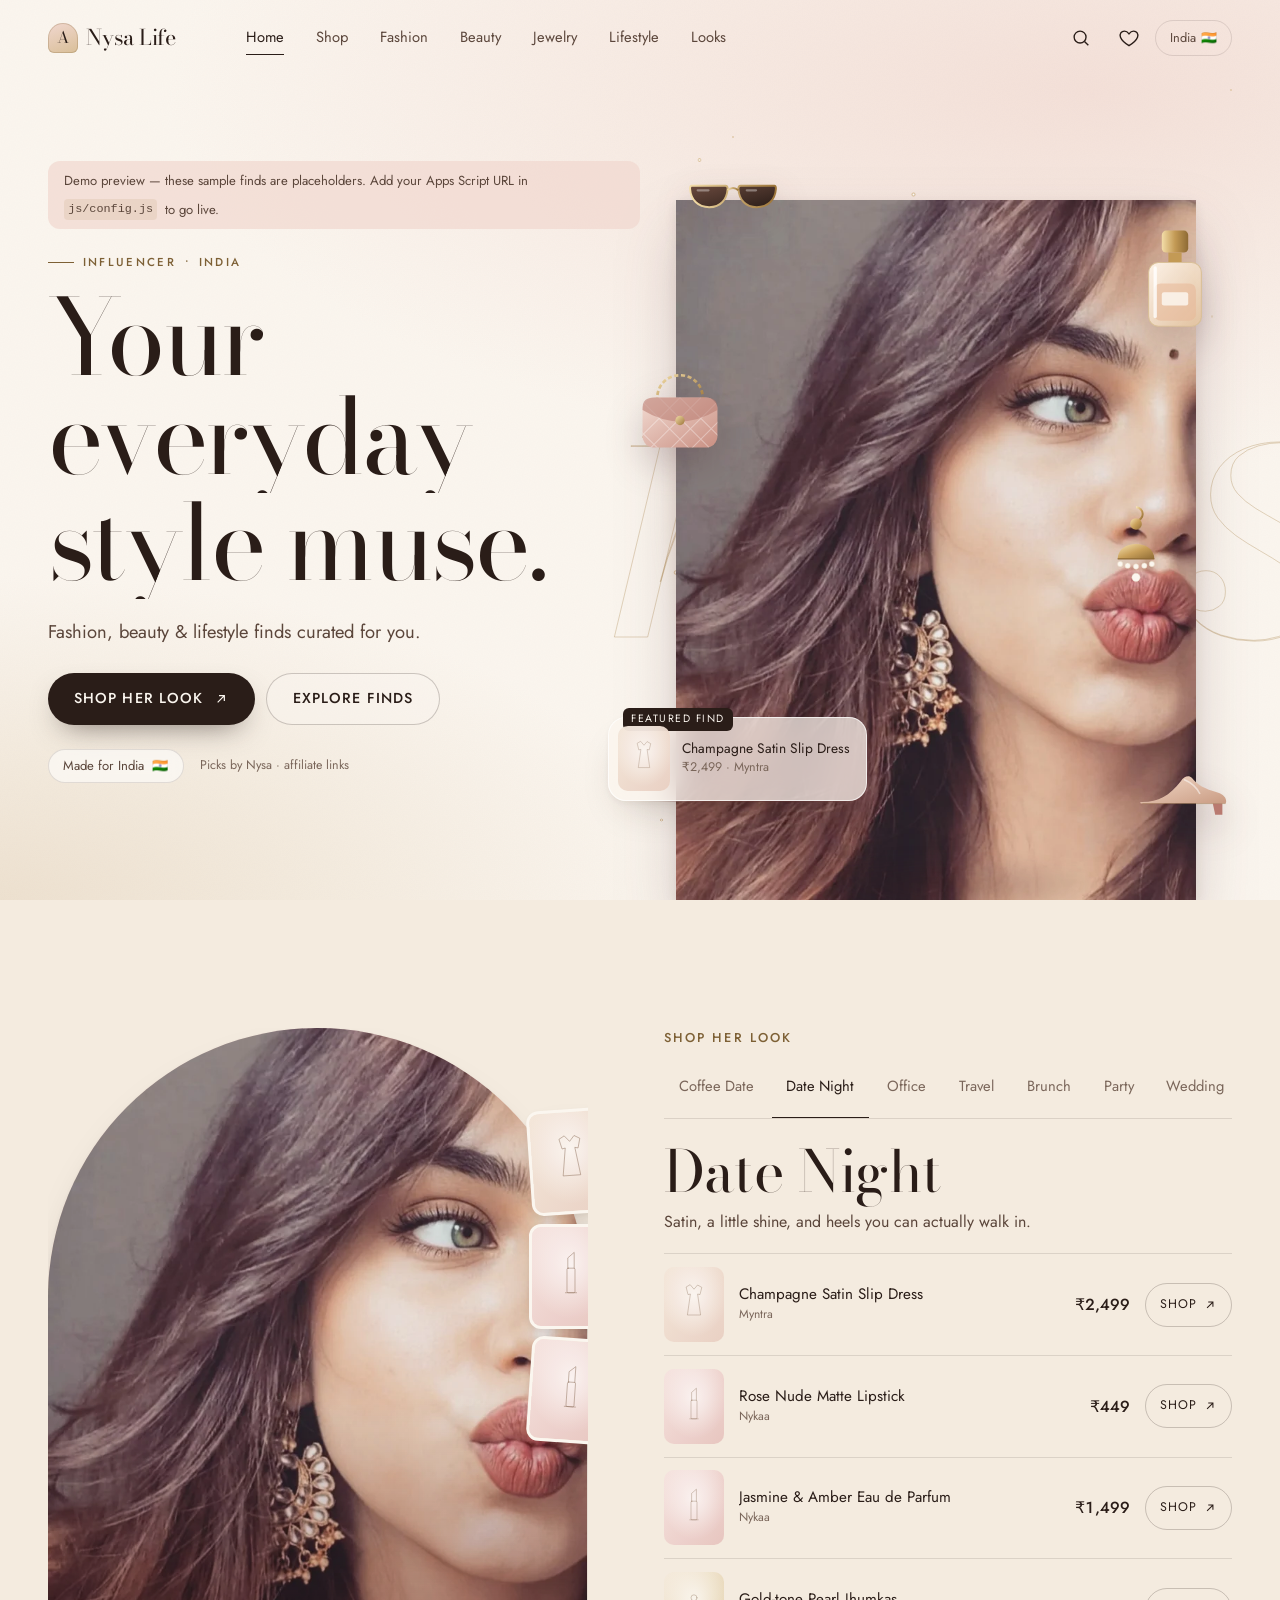
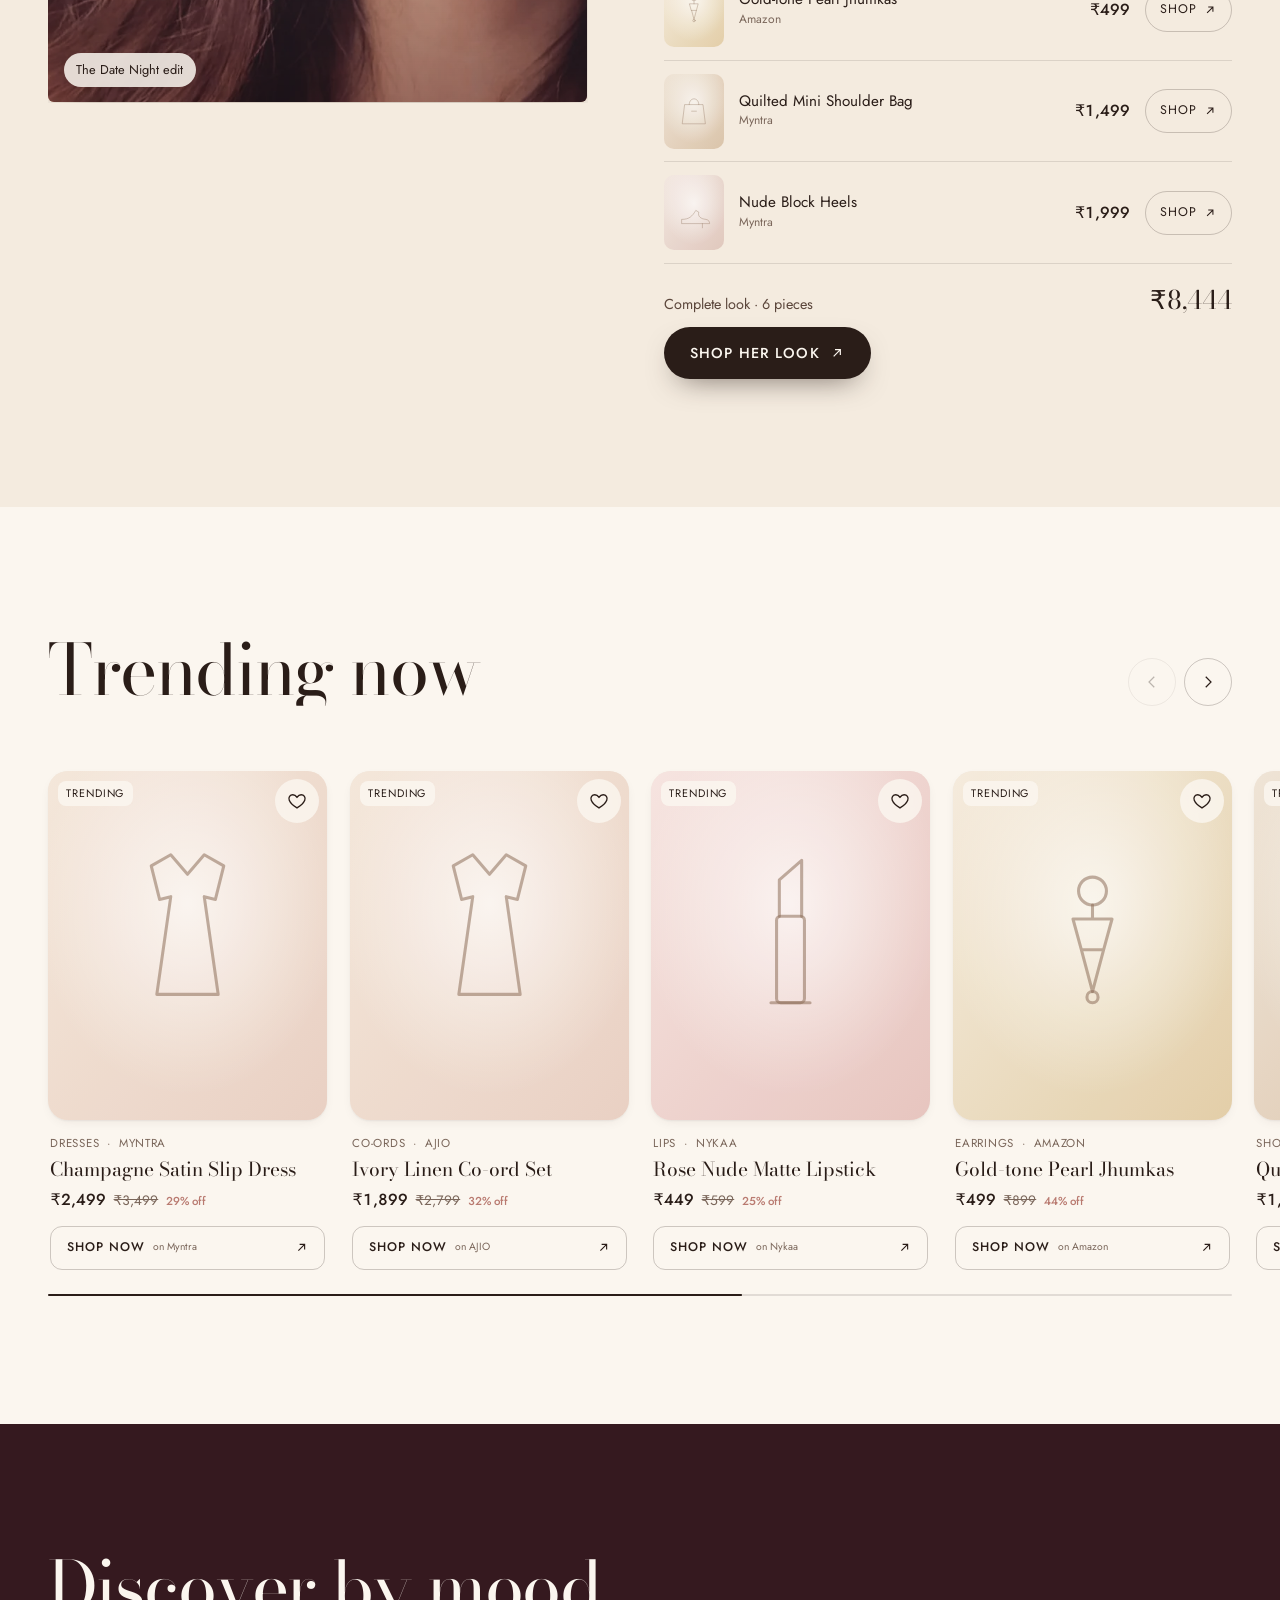
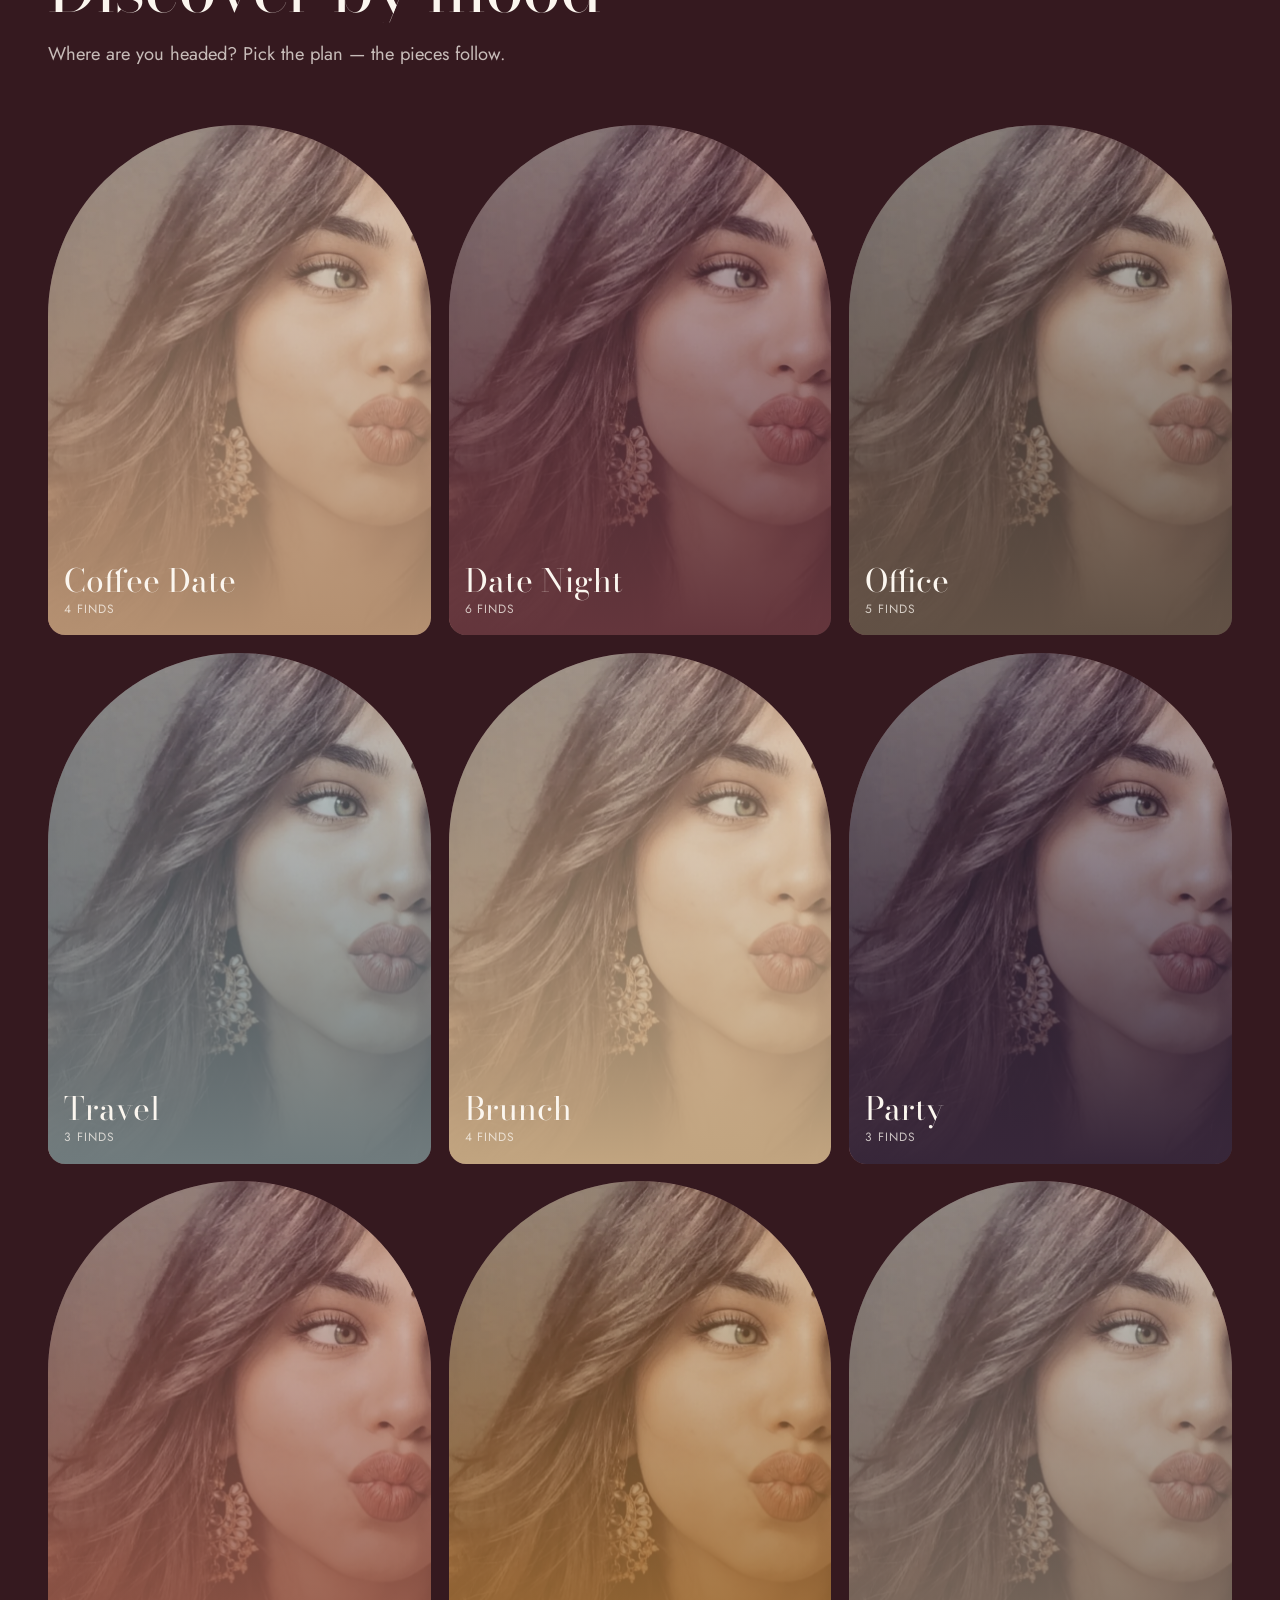
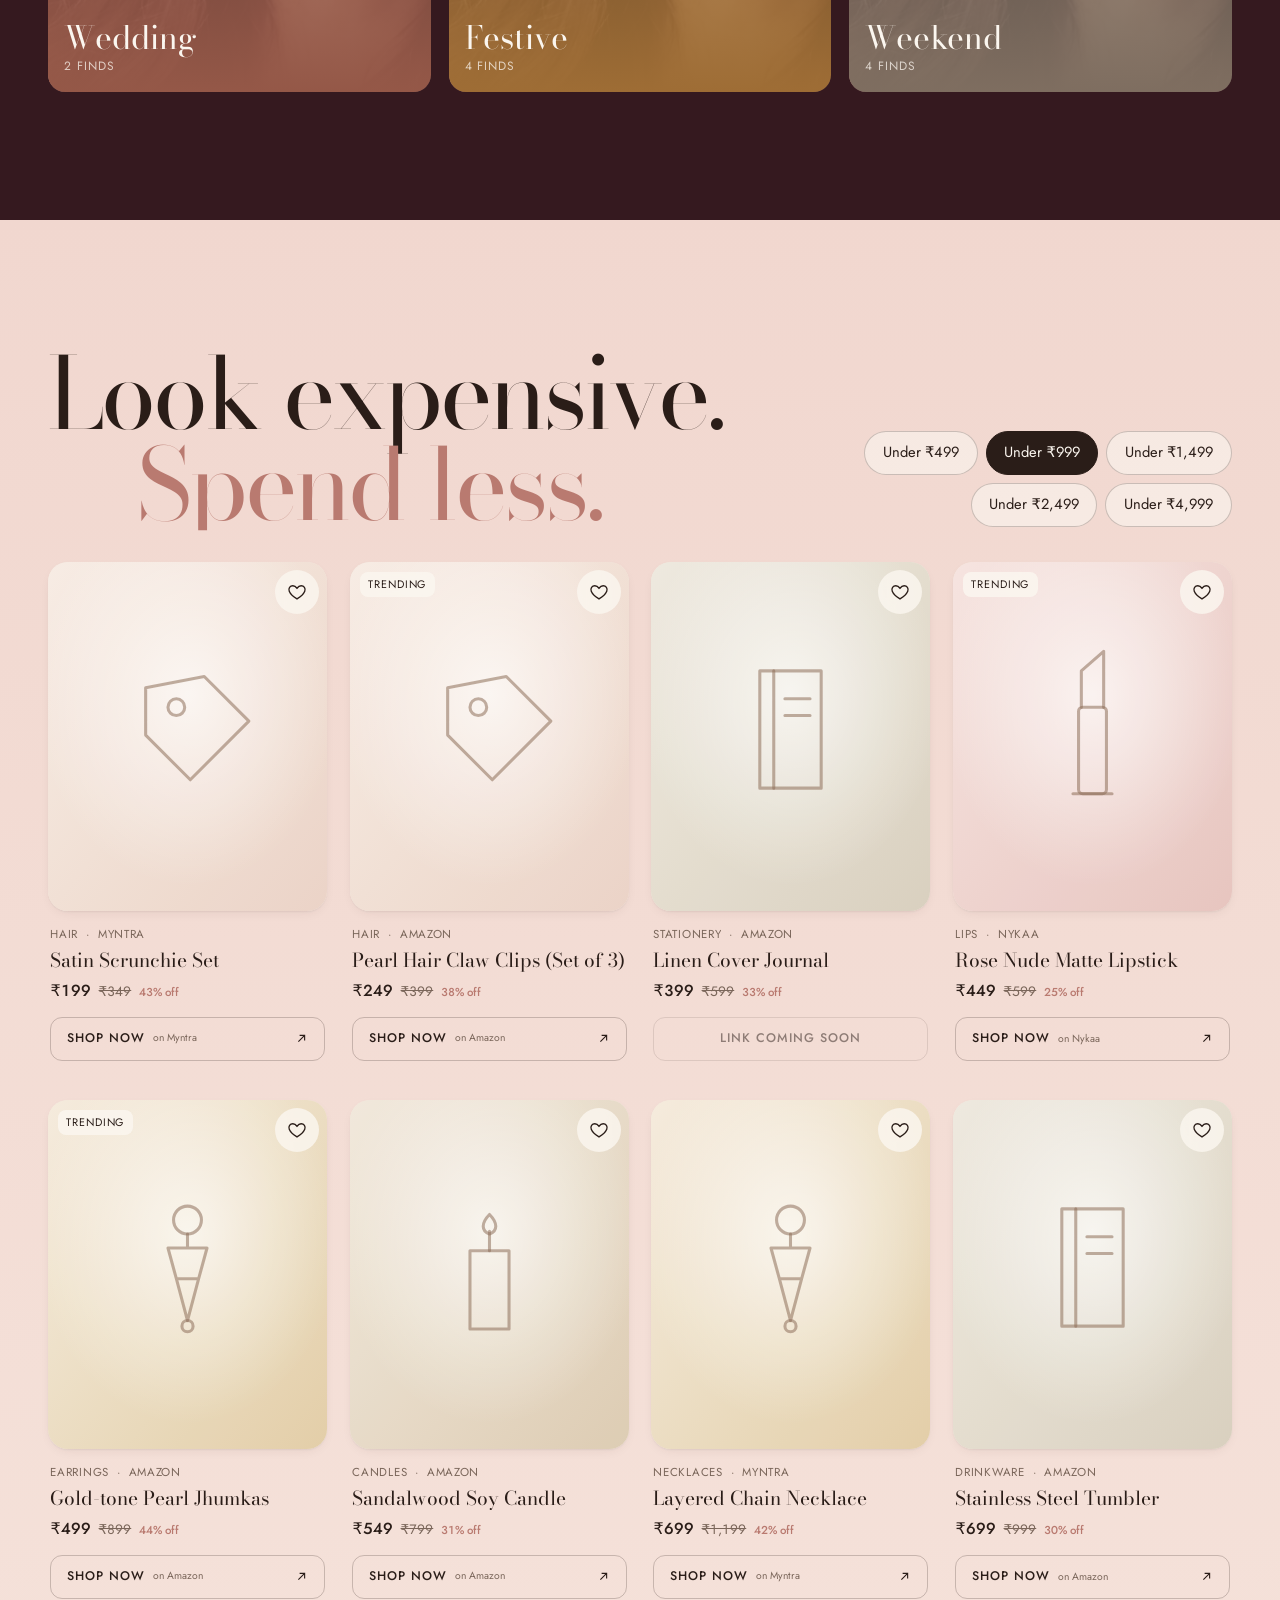
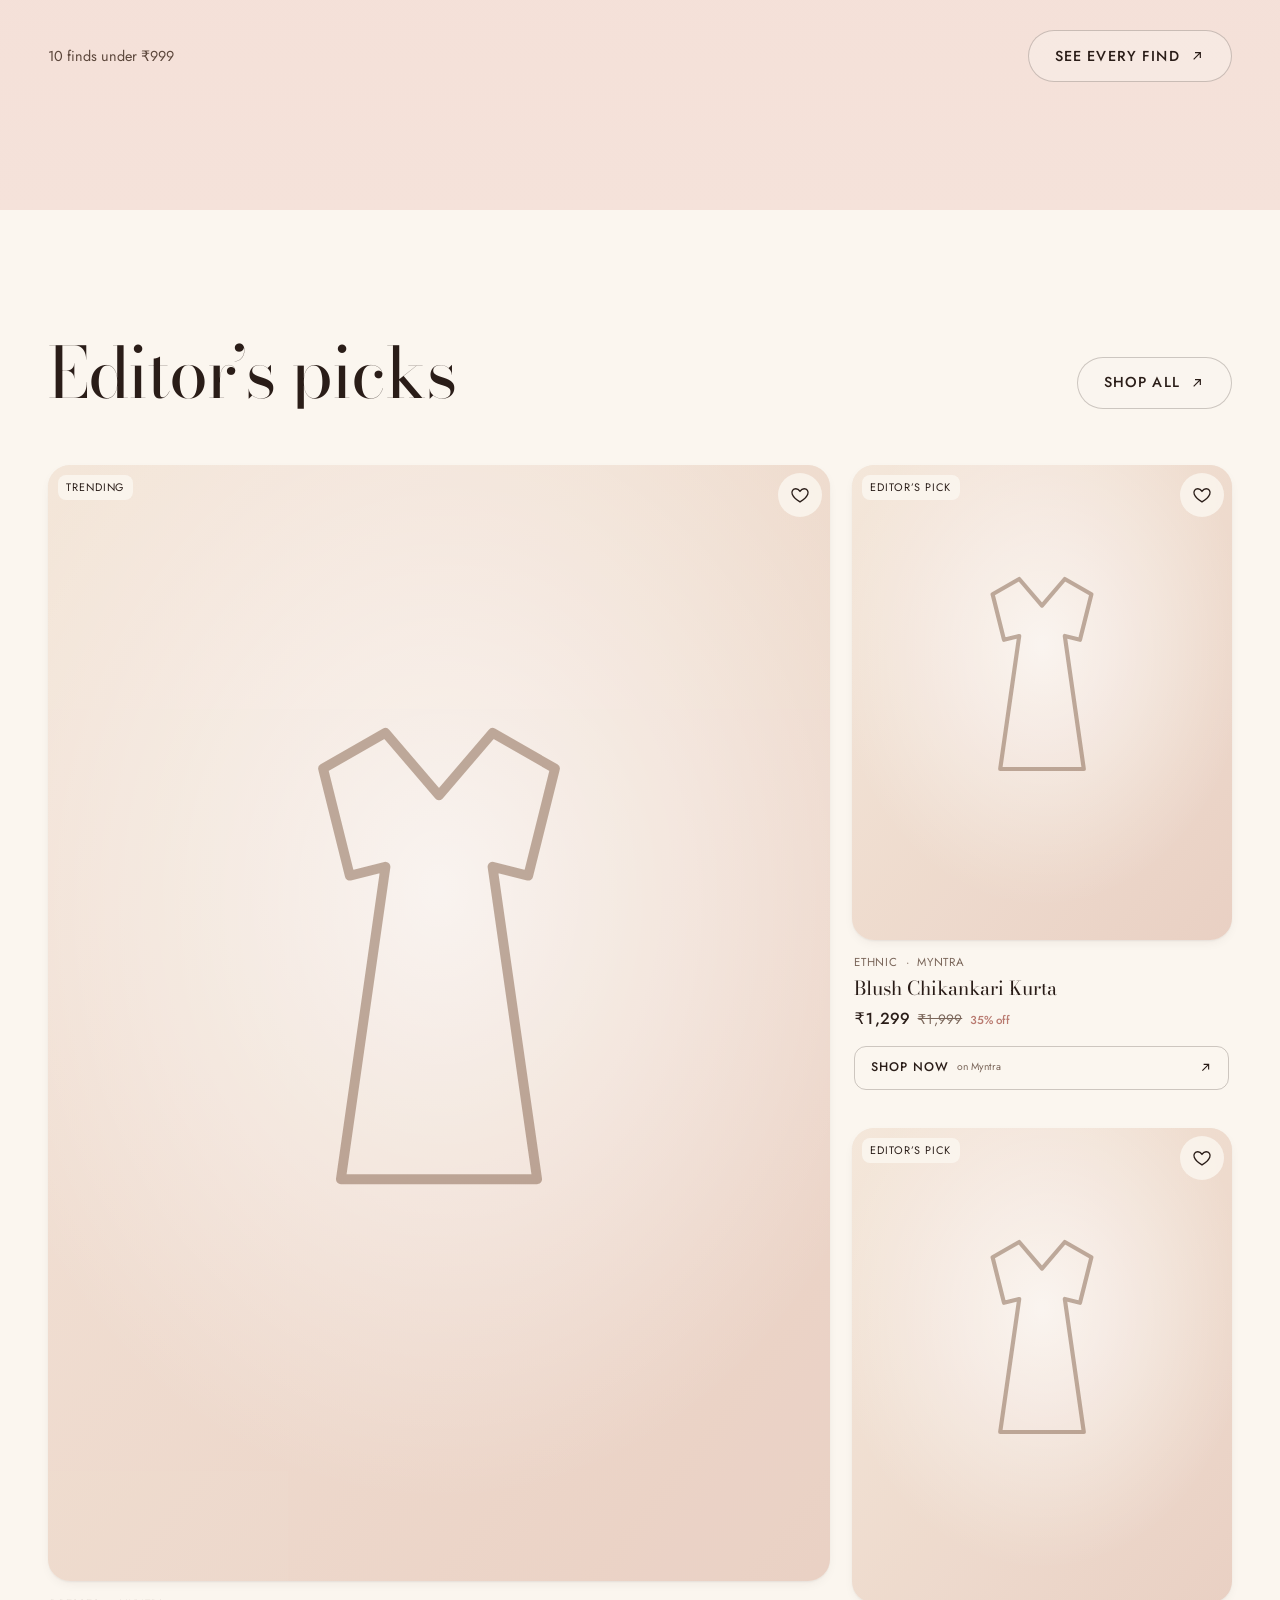
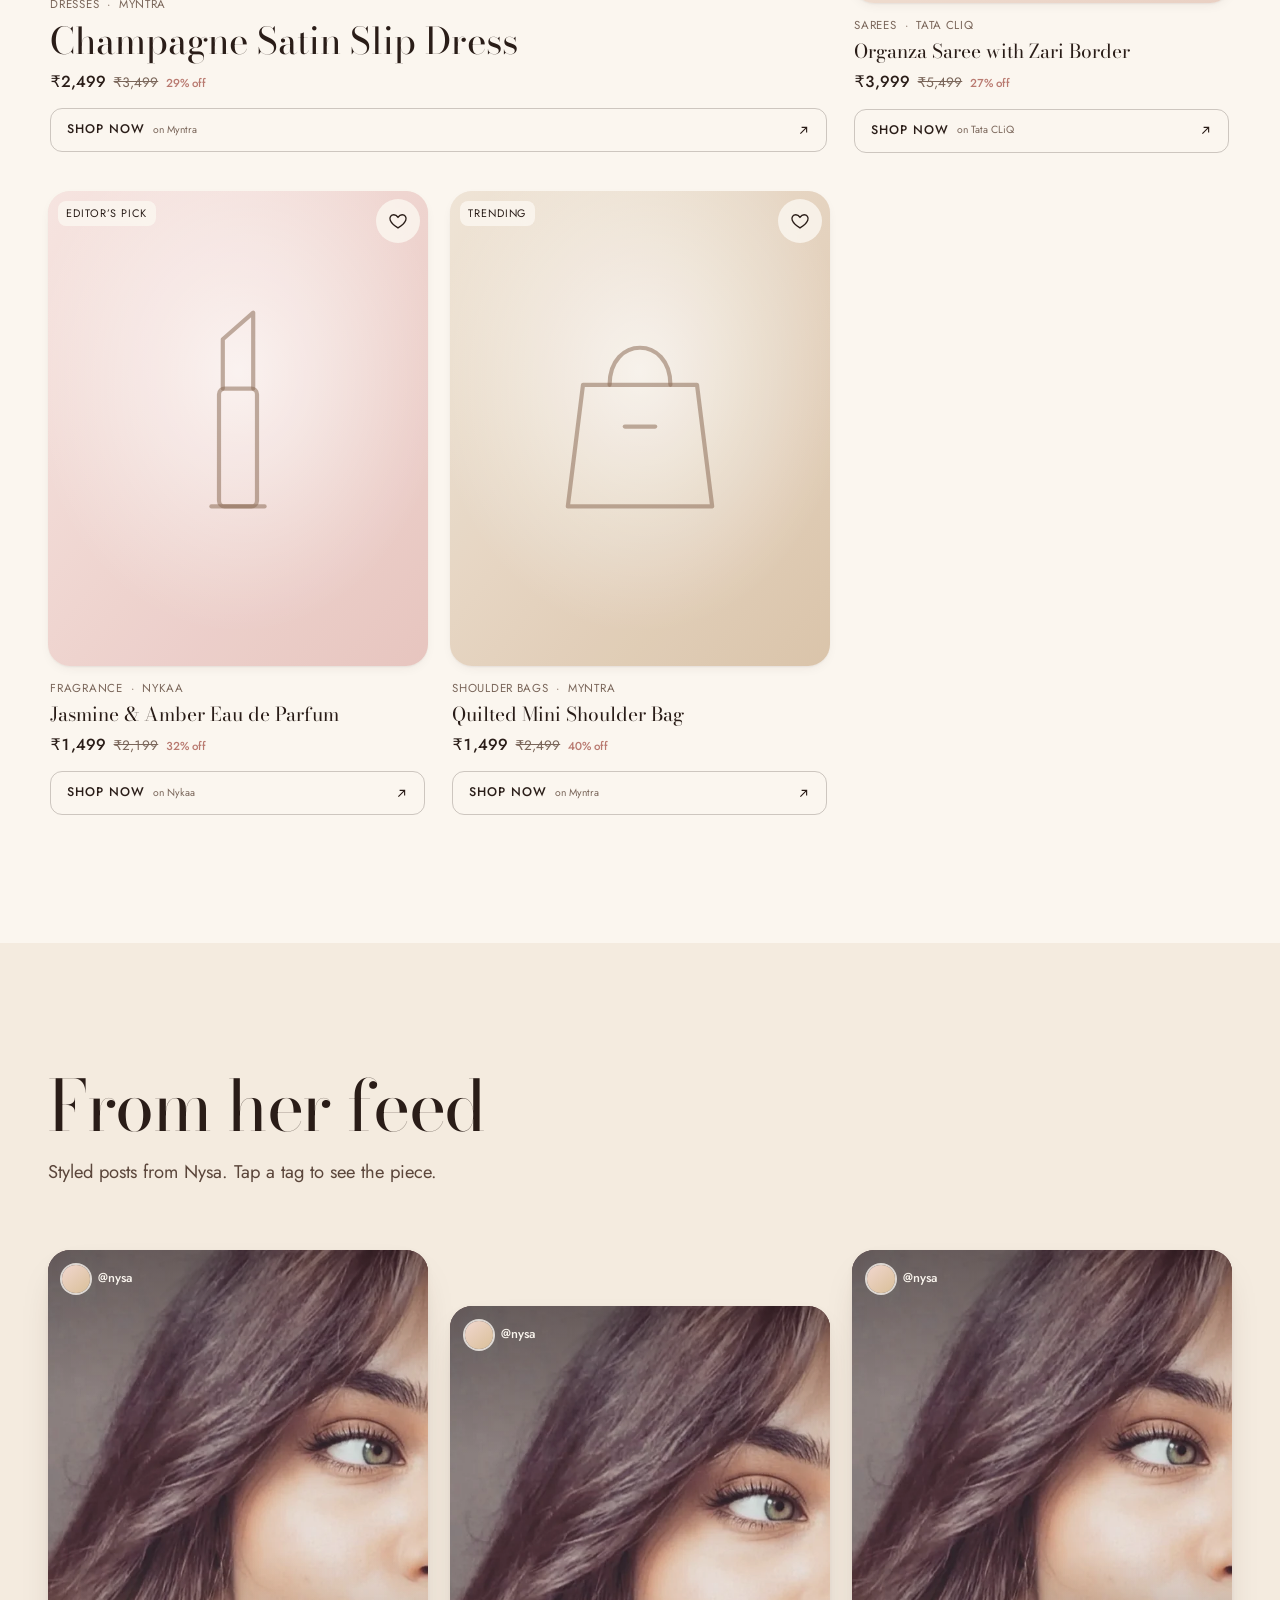
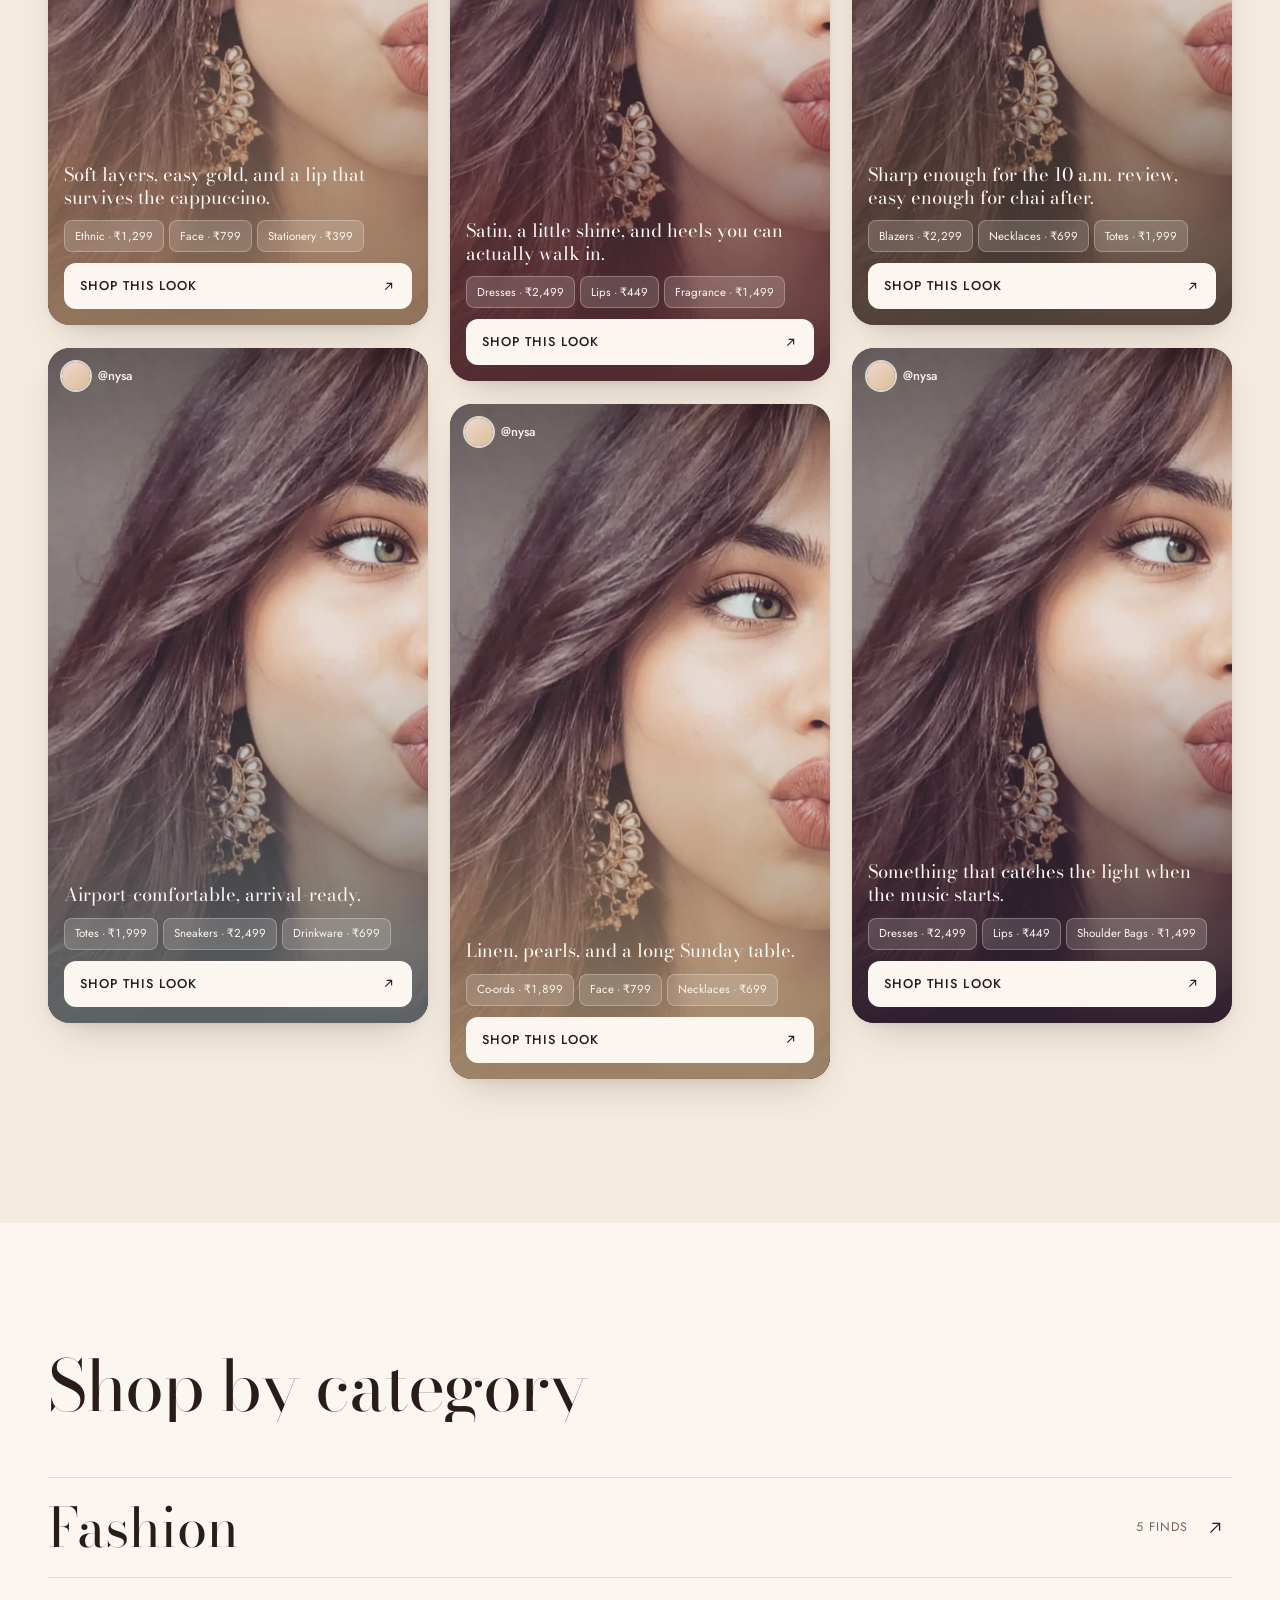
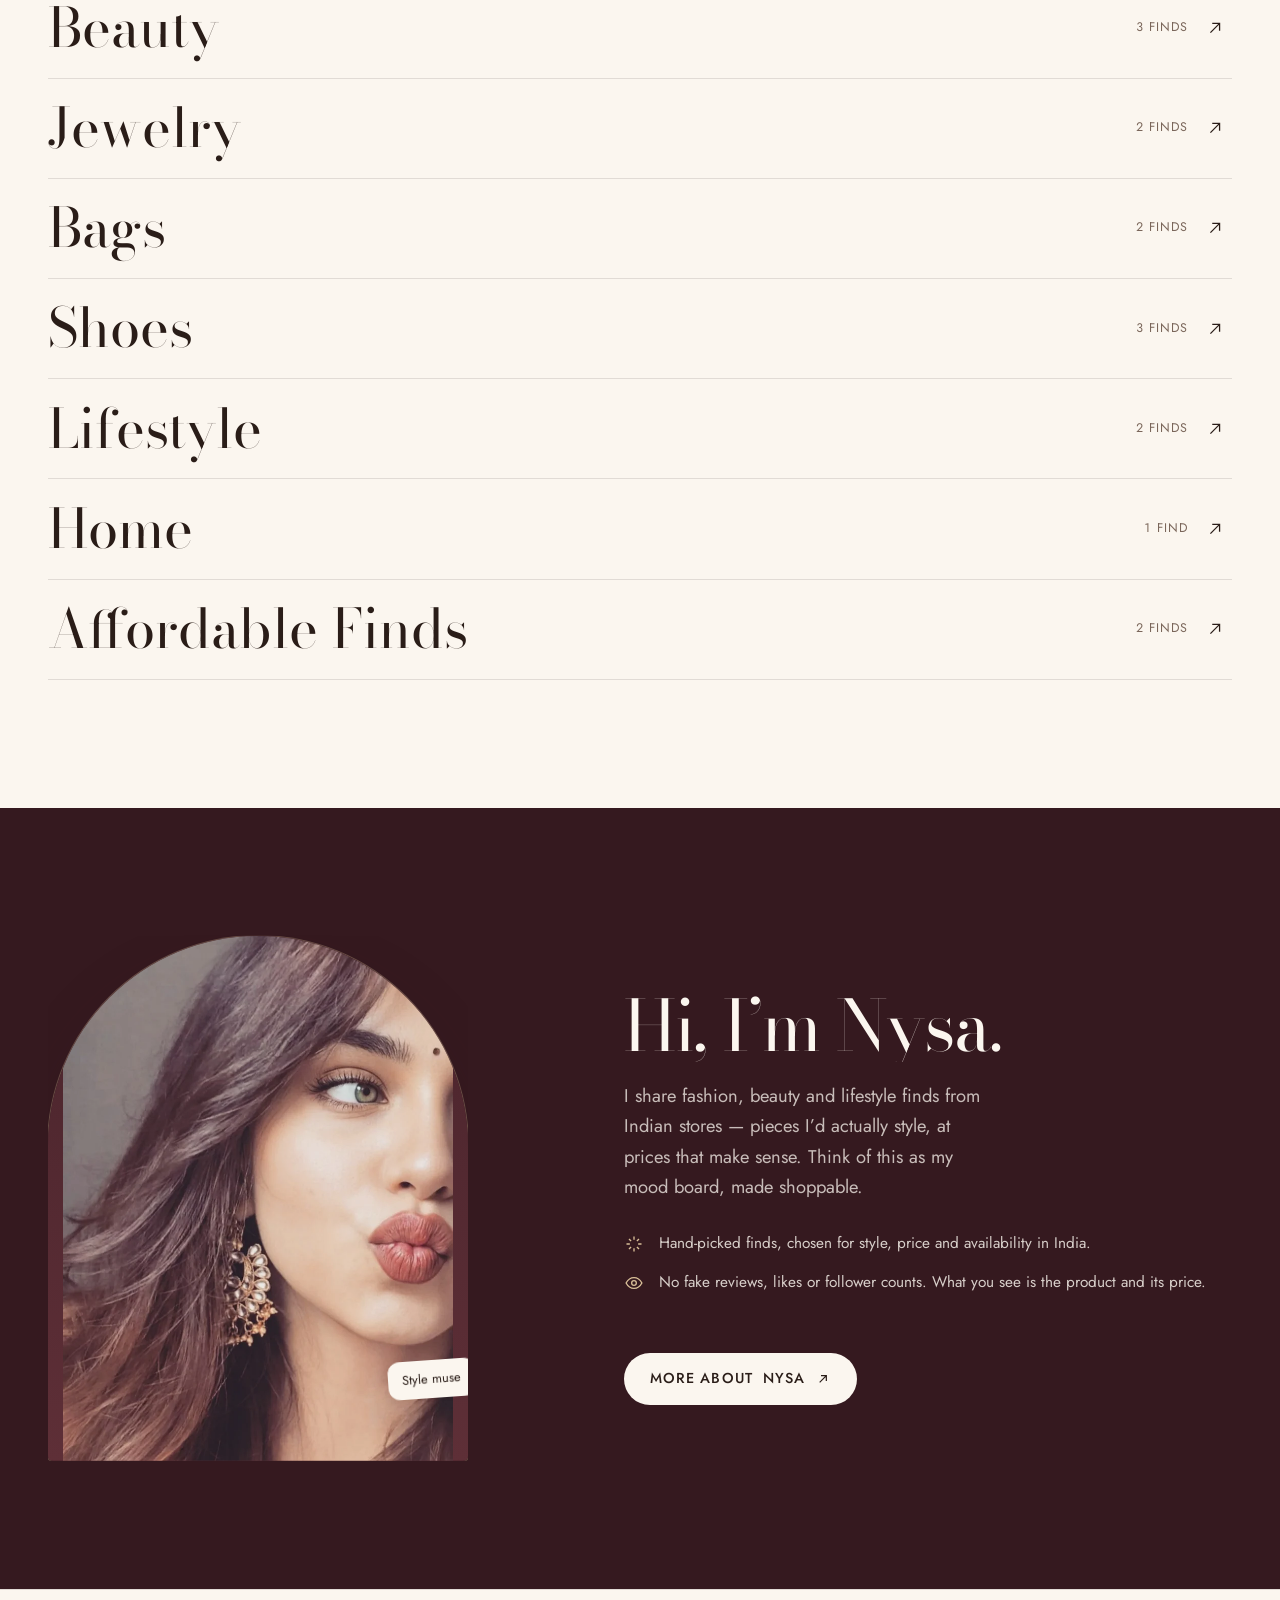
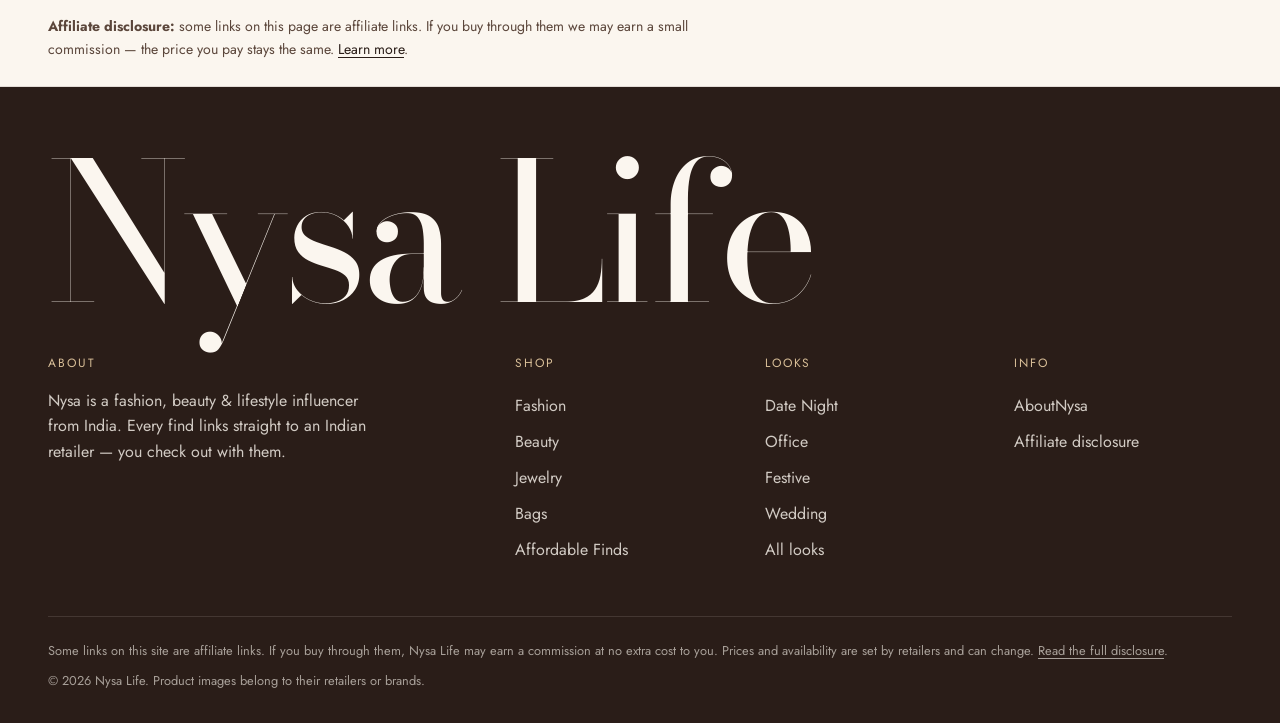
<file: index.html>
<!doctype html>
<html lang="en-IN">
<head>
<meta charset="utf-8">
<meta name="viewport" content="width=device-width, initial-scale=1, viewport-fit=cover">
<title>Your Style Muse | Nysa Life — Indian Fashion, Beauty & Lifestyle Finds</title>
<meta name="description" content="Shop fashion, beauty, jewelry and lifestyle finds for India, curated by Nysa, an Indian fashion and lifestyle influencer. Complete looks, budget edits and trending pieces from Myntra, Nykaa, AJIO and more.">
<meta name="theme-color" content="#fbf6ef">
<meta name="color-scheme" content="light">
<meta property="og:type" content="website">
<meta property="og:site_name" content="Nysa Life">
<meta property="og:title" content="Your Style Muse | Nysa Life — Indian Fashion, Beauty & Lifestyle Finds">
<meta property="og:description" content="Shop fashion, beauty, jewelry and lifestyle finds for India, curated by Nysa, an Indian fashion and lifestyle influencer. Complete looks, budget edits and trending pieces from Myntra, Nykaa, AJIO and more.">
<meta property="og:image" content="assets/hero/hero-girl.webp">
<meta property="og:locale" content="en_IN">
<meta name="twitter:card" content="summary_large_image">
<link rel="icon" href="assets/icons/favicon.svg" type="image/svg+xml">
<link rel="preconnect" href="https://fonts.googleapis.com">
<link rel="preconnect" href="https://fonts.gstatic.com" crossorigin>
<link rel="preconnect" href="https://script.google.com">
<link rel="preconnect" href="https://script.googleusercontent.com" crossorigin>
<link rel="stylesheet" href="https://fonts.googleapis.com/css2?family=Bodoni+Moda:ital,opsz,wght@0,6..96,400..600;1,6..96,400&family=Jost:wght@300..600&display=swap">
<link rel="stylesheet" href="css/style.css">
<link rel="stylesheet" href="css/animations.css">
<link rel="stylesheet" href="css/responsive.css">
<script src="js/config.js"></script>
<script>
/* early boot: JS flag, hero image mode, image fallbacks before other scripts load */
(function(d){var h=d.documentElement;h.classList.add("js");
if(window.CONFIG&&CONFIG.HERO_IS_CUTOUT===false)h.classList.add("hero-photo");if(window.CONFIG&&CONFIG.HERO_FOCUS)h.style.setProperty("--hero-focus",CONFIG.HERO_FOCUS);
d.addEventListener("error",function(e){var i=e.target;if(!i||i.tagName!=="IMG")return;var f=i.getAttribute("data-fallback");
if(!f||i.getAttribute("data-failed"))return;i.setAttribute("data-failed","1");i.removeAttribute("srcset");
if(i.hasAttribute("data-hero-img"))h.classList.remove("hero-photo");i.src=f;},true);})(document);
</script>
<script type="application/ld+json">{"@context": "https://schema.org", "@type": "WebSite", "name": "Nysa Life", "description": "Fashion, beauty & lifestyle finds for India, curated by Indian fashion & lifestyle influencer Nysa.", "inLanguage": "en-IN"}</script>
</head>
<body data-page="home">
<a class="skip" href="#main">Skip to content</a>
<header class="site-header">
  <div class="wrap">
    <a class="logo" href="index.html" aria-label="Nysa Life home"><span class="logo__mark" aria-hidden="true">A</span><span class="logo__word" data-brand translate="no">Nysa Life</span></a>
    <nav class="nav" aria-label="Main"><a href="index.html" data-nav="home">Home</a><a href="shop.html" data-nav="shop">Shop</a><a href="shop.html?category=fashion" data-nav="fashion" data-cat="fashion">Fashion</a><a href="shop.html?category=beauty" data-nav="beauty" data-cat="beauty">Beauty</a><a href="shop.html?category=jewelry" data-nav="jewelry" data-cat="jewelry">Jewelry</a><a href="shop.html?category=lifestyle" data-nav="lifestyle" data-cat="lifestyle">Lifestyle</a><a href="look.html" data-nav="look">Looks</a></nav>
    <div class="hdr-actions">
      <button class="icon-btn" type="button" data-open-search aria-label="Search finds (press /)"><svg viewBox="0 0 24 24" aria-hidden="true"><circle cx="11" cy="11" r="6.5"/><path d="M20 20l-4.2-4.2"/></svg></button>
      <a class="icon-btn hdr-saved" href="shop.html?view=saved" aria-label="Saved finds"><svg viewBox="0 0 24 24" aria-hidden="true"><path d="M12 20.3s-7.5-4.6-9.3-9.2C1.4 7.7 3.6 4.5 7 4.5c2 0 3.6 1.1 5 3 1.4-1.9 3-3 5-3 3.4 0 5.6 3.2 4.3 6.6-1.8 4.6-9.3 9.2-9.3 9.2z"/></svg><span class="badge-count" data-wish-count hidden></span></a>
      <span class="india-pill" title="Prices in INR, retailers that ship across India">India <span aria-hidden="true">🇮🇳</span></span>
    </div>
  </div>
</header>
<main id="main">

<section class="hero" data-hero aria-labelledby="hero-title">
  <div class="wrap hero__inner">
    <div class="hero__copy">
      <p class="status" data-status role="status" hidden></p>
      <p class="hero__label">Influencer <span aria-hidden="true">•</span> India</p>
      <h1 class="display hero__title" id="hero-title"><span class="line"><span>Your everyday</span></span><span class="line"><span>style muse.</span></span></h1>
      <p class="lede hero__sub">Fashion, beauty &amp; lifestyle finds curated for you.</p>
      <div class="hero__ctas">
        <a class="btn btn--primary" href="#shop-her-look">Shop her look <svg viewBox="0 0 24 24" aria-hidden="true"><path d="M7 17L17 7M9 7h8v8"/></svg></a>
        <a class="btn btn--ghost" href="shop.html">Explore finds</a>
      </div>
      <div class="hero__meta">
        <span class="made-in">Made for India <span aria-hidden="true">🇮🇳</span></span>
        <span class="ai-note">Picks by <span data-creator>Nysa</span> · affiliate links</span>
      </div>
    </div>
    <div class="hero__stage">
      <div class="scene" data-scene>
        <div class="layer layer--glow" data-depth="0.15" aria-hidden="true"></div>
        <div class="layer layer--word" data-depth="0.3" aria-hidden="true">muse</div>
        <div class="layer layer--arch" data-depth="0.45" aria-hidden="true"><div class="layer layer--light"></div></div>
        <div class="layer layer--particles" data-particles data-depth="0.7" aria-hidden="true"></div>
        <div class="layer acc acc--glasses" data-depth="0.55" aria-hidden="true"><span><svg viewBox="0 0 120 50" aria-hidden="true"><defs><linearGradient id="sl" x1="0" y1="0" x2="1" y2="1"><stop offset="0" stop-color="#6B4A3E"/><stop offset="1" stop-color="#2A1D18"/></linearGradient><linearGradient id="sf" x1="0" y1="0" x2="1" y2="0"><stop offset="0" stop-color="#F3DDA8"/><stop offset="1" stop-color="#9C7438"/></linearGradient></defs><path d="M6 14h44c2 0 3 2 3 4-1 14-9 24-24 24S5 32 4 18c0-2 1-4 2-4zM70 14h44c1 0 2 2 2 4-1 14-10 24-25 24S68 32 67 18c0-2 1-4 3-4z" fill="url(#sl)" stroke="url(#sf)" stroke-width="2.5"/><path d="M53 20q7-6 14 0" fill="none" stroke="url(#sf)" stroke-width="2.5"/><path d="M14 20l14 0M78 20h12" stroke="#fff" stroke-opacity=".35" stroke-width="3" stroke-linecap="round"/></svg></span></div>
        <div class="layer layer--girl" data-depth="0.85">
          <div class="girl">
            <img data-hero-img src="assets/hero/hero-girl.webp" data-fallback="assets/hero/hero-girl-placeholder.svg" alt="Nysa, fashion and lifestyle influencer" width="1000" height="1500" fetchpriority="high" decoding="async">
            <span class="girl__shadow" aria-hidden="true"></span>
          </div>
        </div>
        <div class="layer acc acc--bag" data-depth="1.5" aria-hidden="true"><span><svg viewBox="0 0 100 100" aria-hidden="true"><defs><linearGradient id="ab" x1="0" y1="0" x2="1" y2="1"><stop offset="0" stop-color="#F3DCD3"/><stop offset="1" stop-color="#C98F82"/></linearGradient><linearGradient id="ag" x1="0" y1="0" x2="1" y2="1"><stop offset="0" stop-color="#F3DDA8"/><stop offset="1" stop-color="#9C7438"/></linearGradient><clipPath id="abc"><rect x="14" y="40" width="72" height="48" rx="11"/></clipPath></defs><path d="M28 44C26 10 74 10 72 44" fill="none" stroke="url(#ag)" stroke-width="2.6" stroke-dasharray="4 2.5"/><rect x="14" y="40" width="72" height="48" rx="11" fill="url(#ab)"/><g clip-path="url(#abc)" stroke="#fff" stroke-opacity=".35" stroke-width="1"><path d="M0 60l40 40M10 40l60 60M30 40l60 60M50 40l50 50M-10 80l30 30M100 50l-60 60M90 40l-60 60M70 40l-60 60M50 40l-50 50"/></g><path d="M14 52q36 22 72 0v-2q0-10-11-10H25q-11 0-11 10z" fill="#B97A70" fill-opacity=".55"/><circle cx="50" cy="62" r="4.5" fill="url(#ag)"/></svg></span></div><div class="layer acc acc--perfume" data-depth="1.25" aria-hidden="true"><span><svg viewBox="0 0 60 100" aria-hidden="true"><defs><linearGradient id="pg" x1="0" y1="0" x2="1" y2="1"><stop offset="0" stop-color="#FFF6EC" stop-opacity=".95"/><stop offset="1" stop-color="#E4C39F" stop-opacity=".9"/></linearGradient><linearGradient id="pc" x1="0" y1="0" x2="1" y2="0"><stop offset="0" stop-color="#F3DDA8"/><stop offset=".5" stop-color="#C39A55"/><stop offset="1" stop-color="#8E6A34"/></linearGradient></defs><rect x="18" y="6" width="24" height="20" rx="4" fill="url(#pc)"/><rect x="24" y="26" width="12" height="9" fill="#C39A55"/><rect x="6" y="35" width="48" height="58" rx="9" fill="url(#pg)" stroke="#D9BF98"/><rect x="11" y="54" width="38" height="34" rx="6" fill="#E8B99A" fill-opacity=".6"/><rect x="18" y="62" width="24" height="12" rx="2" fill="#FBF6EF" fill-opacity=".85"/><path d="M12 40v44" stroke="#fff" stroke-opacity=".8" stroke-width="3" stroke-linecap="round"/></svg></span></div><div class="layer acc acc--jhumka" data-depth="1.7" aria-hidden="true"><span><svg viewBox="0 0 60 100" aria-hidden="true"><defs><linearGradient id="jg" x1="0" y1="0" x2="1" y2="1"><stop offset="0" stop-color="#F7E4B4"/><stop offset=".5" stop-color="#C9A05A"/><stop offset="1" stop-color="#8E6A34"/></linearGradient></defs><path d="M30 4a8 8 0 010 16" fill="none" stroke="url(#jg)" stroke-width="2.4"/><circle cx="30" cy="24" r="7" fill="url(#jg)"/><path d="M30 31v6" stroke="url(#jg)" stroke-width="2"/><path d="M8 66C8 42 52 42 52 66z" fill="url(#jg)"/><path d="M8 66h44" stroke="#8E6A34" stroke-width="1.5"/><g fill="#FBF6EF" stroke="#E6D6BF" stroke-width=".6"><circle cx="11" cy="72" r="3.2"/><circle cx="20" cy="74" r="3.2"/><circle cx="30" cy="75" r="3.2"/><circle cx="40" cy="74" r="3.2"/><circle cx="49" cy="72" r="3.2"/><circle cx="30" cy="88" r="5"/></g><path d="M30 78v5" stroke="url(#jg)" stroke-width="1.5"/></svg></span></div><div class="layer acc acc--heel" data-depth="1.35" aria-hidden="true"><span><svg viewBox="0 0 120 80" aria-hidden="true"><defs><linearGradient id="hg" x1="0" y1="0" x2="1" y2="1"><stop offset="0" stop-color="#F2D9C8"/><stop offset="1" stop-color="#C99B82"/></linearGradient></defs><path d="M8 60c20 0 34-8 48-26 4-6 10-8 14-4 6 8 16 14 32 18 10 3 12 10 10 14H8c-4 0-4-2 0-2z" fill="url(#hg)"/><path d="M96 62h12v14H99z" fill="#B97A70"/><path d="M8 62h104" stroke="#8E6A34" stroke-opacity=".4"/><path d="M60 32q14 6 20 18" fill="none" stroke="#fff" stroke-opacity=".5" stroke-width="2"/></svg></span></div>
      </div>
      <div class="hero-find" data-hero-find hidden></div>
    </div>
  </div>
</section>

<section class="section section--cream" id="shop-her-look" aria-labelledby="shl-title">
  <div class="wrap look">
    <div class="look__stage" data-look-stage data-reveal="clip"><div class="look-figure media sk" style="border-radius:999px 999px 22px 22px"></div></div>
    <div class="look__panel">
      <p class="kicker" id="shl-title">Shop her look</p>
      <div class="tabs" role="tablist" aria-label="Choose a look" data-look-tabs></div>
      <div data-look-items aria-live="polite"><span class="sk sk--line" style="height:48px;margin-top:1rem"></span><span class="sk sk--line"></span><span class="sk sk--line sk--w70"></span><span class="sk sk--line sk--w40"></span></div>
    </div>
  </div>
</section>

<section class="section" id="trending" aria-labelledby="trend-title">
  <div class="wrap rail" data-carousel>
    <div class="sec-head sec-head--row">
      <div><h2 class="h2" id="trend-title" data-reveal="up">Trending now</h2></div>
      <div class="rail__nav"><button class="arrow-btn" type="button" data-prev aria-label="Previous trending finds"><svg viewBox="0 0 24 24" aria-hidden="true"><path d="M15 5l-7 7 7 7"/></svg></button><button class="arrow-btn" type="button" data-next aria-label="Next trending finds"><svg viewBox="0 0 24 24" aria-hidden="true"><path d="M9 5l7 7-7 7"/></svg></button></div>
    </div>
    <div class="rail__track" data-track tabindex="0" aria-label="Trending finds, scroll horizontally" aria-busy="true"><div class="card card--skeleton card--rail" aria-hidden="true"><div class="card__media sk"></div><div class="card__body"><span class="sk sk--line"></span><span class="sk sk--line sk--w70"></span><span class="sk sk--line sk--w40"></span></div></div><div class="card card--skeleton card--rail" aria-hidden="true"><div class="card__media sk"></div><div class="card__body"><span class="sk sk--line"></span><span class="sk sk--line sk--w70"></span><span class="sk sk--line sk--w40"></span></div></div><div class="card card--skeleton card--rail" aria-hidden="true"><div class="card__media sk"></div><div class="card__body"><span class="sk sk--line"></span><span class="sk sk--line sk--w70"></span><span class="sk sk--line sk--w40"></span></div></div><div class="card card--skeleton card--rail" aria-hidden="true"><div class="card__media sk"></div><div class="card__body"><span class="sk sk--line"></span><span class="sk sk--line sk--w70"></span><span class="sk sk--line sk--w40"></span></div></div><div class="card card--skeleton card--rail" aria-hidden="true"><div class="card__media sk"></div><div class="card__body"><span class="sk sk--line"></span><span class="sk sk--line sk--w70"></span><span class="sk sk--line sk--w40"></span></div></div></div>
    <div class="rail__progress" aria-hidden="true"><span data-progress></span></div>
  </div>
</section>

<section class="section section--wine on-dark" id="moods" aria-labelledby="mood-title">
  <div class="wrap">
    <div class="sec-head">
      <h2 class="h2" id="mood-title" data-reveal="up">Discover by mood</h2>
      <p class="lede" data-reveal="up" style="--d:120">Where are you headed? Pick the plan — the pieces follow.</p>
    </div>
    <div class="moods" data-moods></div>
  </div>
</section>

<section class="section section--blush" id="budget" aria-labelledby="budget-title">
  <div class="wrap">
    <div class="budget-head">
      <h2 class="budget-title" id="budget-title" data-reveal="up"><span>Look expensive.</span><span>Spend less.</span></h2>
      <div class="chips" role="group" aria-label="Budget">
        <button class="chip" type="button" data-budget="499" aria-pressed="false">Under ₹499</button>
        <button class="chip" type="button" data-budget="999" aria-pressed="true">Under ₹999</button>
        <button class="chip" type="button" data-budget="1499" aria-pressed="false">Under ₹1,499</button>
        <button class="chip" type="button" data-budget="2499" aria-pressed="false">Under ₹2,499</button>
        <button class="chip" type="button" data-budget="4999" aria-pressed="false">Under ₹4,999</button>
      </div>
    </div>
    <div class="grid" data-grid aria-live="polite" aria-busy="true"><div class="card card--skeleton" aria-hidden="true"><div class="card__media sk"></div><div class="card__body"><span class="sk sk--line"></span><span class="sk sk--line sk--w70"></span><span class="sk sk--line sk--w40"></span></div></div><div class="card card--skeleton" aria-hidden="true"><div class="card__media sk"></div><div class="card__body"><span class="sk sk--line"></span><span class="sk sk--line sk--w70"></span><span class="sk sk--line sk--w40"></span></div></div><div class="card card--skeleton" aria-hidden="true"><div class="card__media sk"></div><div class="card__body"><span class="sk sk--line"></span><span class="sk sk--line sk--w70"></span><span class="sk sk--line sk--w40"></span></div></div><div class="card card--skeleton" aria-hidden="true"><div class="card__media sk"></div><div class="card__body"><span class="sk sk--line"></span><span class="sk sk--line sk--w70"></span><span class="sk sk--line sk--w40"></span></div></div></div>
    <div class="budget-foot"><p class="budget-count" data-budget-count aria-live="polite"></p><a class="btn btn--ghost" href="shop.html?max=999" data-budget-more hidden>See every find <svg viewBox="0 0 24 24" aria-hidden="true"><path d="M7 17L17 7M9 7h8v8"/></svg></a></div>
  </div>
</section>

<section class="section" id="featured" aria-labelledby="feat-title">
  <div class="wrap">
    <div class="sec-head sec-head--row">
      <h2 class="h2" id="feat-title" data-reveal="up">Editor’s picks</h2>
      <a class="btn btn--ghost" href="shop.html">Shop all <svg viewBox="0 0 24 24" aria-hidden="true"><path d="M7 17L17 7M9 7h8v8"/></svg></a>
    </div>
    <div class="bento" data-grid aria-busy="true"><div class="card card--skeleton card--editorial" aria-hidden="true"><div class="card__media sk"></div><div class="card__body"><span class="sk sk--line"></span><span class="sk sk--line sk--w70"></span><span class="sk sk--line sk--w40"></span></div></div><div class="card card--skeleton card--editorial" aria-hidden="true"><div class="card__media sk"></div><div class="card__body"><span class="sk sk--line"></span><span class="sk sk--line sk--w70"></span><span class="sk sk--line sk--w40"></span></div></div><div class="card card--skeleton card--editorial" aria-hidden="true"><div class="card__media sk"></div><div class="card__body"><span class="sk sk--line"></span><span class="sk sk--line sk--w70"></span><span class="sk sk--line sk--w40"></span></div></div><div class="card card--skeleton card--editorial" aria-hidden="true"><div class="card__media sk"></div><div class="card__body"><span class="sk sk--line"></span><span class="sk sk--line sk--w70"></span><span class="sk sk--line sk--w40"></span></div></div><div class="card card--skeleton card--editorial" aria-hidden="true"><div class="card__media sk"></div><div class="card__body"><span class="sk sk--line"></span><span class="sk sk--line sk--w70"></span><span class="sk sk--line sk--w40"></span></div></div></div>
  </div>
</section>

<section class="section section--cream feed-sec" id="feed" aria-labelledby="feed-title">
  <div class="wrap">
    <div class="sec-head">
      <h2 class="h2" id="feed-title" data-reveal="up">From her feed</h2>
      <p class="lede" data-reveal="up" style="--d:120">Styled posts from <span data-creator>Nysa</span>. Tap a tag to see the piece.</p>
    </div>
    <div class="feed" data-feed></div>
  </div>
</section>

<section class="section" id="categories" aria-labelledby="cat-title">
  <div class="wrap">
    <div class="sec-head"><h2 class="h2" id="cat-title" data-reveal="up">Shop by category</h2></div>
    <ul class="cat-index" data-cat-index></ul>
  </div>
</section>

<section class="section section--wine on-dark" id="creator" aria-labelledby="creator-title">
  <div class="wrap creator">
    <div class="creator__art" data-reveal="clip">
      <div class="creator__frame"><img src="assets/hero/hero-girl.webp" data-hero-img data-fallback="assets/hero/hero-girl-placeholder.svg" alt="" width="800" height="1000" loading="lazy" decoding="async"></div>
      <span class="creator__tag">Style muse</span>
    </div>
    <div class="creator__copy">
      <h2 class="h2" id="creator-title" data-reveal="up">Hi, I’m <span data-creator>Nysa</span>.</h2>
      <p class="lede" data-reveal="up" style="--d:100">I share fashion, beauty and lifestyle finds from Indian stores — pieces I’d actually style, at prices that make sense. Think of this as my mood board, made shoppable.</p>
      <ul class="creator__facts">
        <li data-reveal="up" style="--d:160"><svg viewBox="0 0 24 24" aria-hidden="true"><path d="M12 3v4M12 17v4M3 12h4M17 12h4M6 6l2.5 2.5M15.5 15.5L18 18M18 6l-2.5 2.5M8.5 15.5L6 18"/></svg><span>Hand-picked finds, chosen for style, price and availability in India.</span></li>
        <li data-reveal="up" style="--d:220"><svg viewBox="0 0 24 24" aria-hidden="true"><path d="M2.5 12s3.5-6.5 9.5-6.5 9.5 6.5 9.5 6.5-3.5 6.5-9.5 6.5S2.5 12 2.5 12z"/><circle cx="12" cy="12" r="2.8"/></svg><span>No fake reviews, likes or follower counts. What you see is the product and its price.</span></li>
        <li data-reveal="up" style="--d:280"><svg viewBox="0 0 24 24" aria-hidden="true"><path d="M10 14a4 4 0 005.7 0l3-3a4 4 0 00-5.7-5.7l-1 1M14 10a4 4 0 00-5.7 0l-3 3a4 4 0 005.7 5.7l1-1"/></svg><span>Every “Shop now” opens the retailer in a new tab. You buy from them directly.</span></li>
      </ul>
      <div><a class="btn btn--light" href="about.html">More about <span data-creator>Nysa</span> <svg viewBox="0 0 24 24" aria-hidden="true"><path d="M7 17L17 7M9 7h8v8"/></svg></a></div>
    </div>
  </div>
</section>

<aside class="disclose" aria-label="Affiliate disclosure">
  <div class="wrap"><p><strong>Affiliate disclosure:</strong> some links on this page are affiliate links. If you buy through them we may earn a small commission — the price you pay stays the same. <a href="disclosure.html">Learn more</a>.</p></div>
</aside>

</main>
<footer class="footer on-dark">
  <div class="wrap">
    <p class="footer__big" aria-hidden="true"><span data-brand translate="no">Nysa Life</span></p>
    <div class="footer__grid">
      <div>
        <h2>About</h2>
        <p style="max-width:34ch"><span data-creator>Nysa</span> is a fashion, beauty &amp; lifestyle influencer from India. Every find links straight to an Indian retailer — you check out with them.</p>
      </div>
      <div><h2>Shop</h2><ul>
        <li><a href="shop.html?category=fashion" data-cat="fashion">Fashion</a></li><li><a href="shop.html?category=beauty" data-cat="beauty">Beauty</a></li>
        <li><a href="shop.html?category=jewelry" data-cat="jewelry">Jewelry</a></li><li><a href="shop.html?category=bags" data-cat="bags">Bags</a></li>
        <li><a href="shop.html?category=affordable-finds" data-cat="affordable-finds">Affordable Finds</a></li></ul></div>
      <div><h2>Looks</h2><ul>
        <li><a href="look.html?look=date-night">Date Night</a></li><li><a href="look.html?look=office">Office</a></li>
        <li><a href="look.html?look=festive">Festive</a></li><li><a href="look.html?look=wedding">Wedding</a></li><li><a href="look.html">All looks</a></li></ul></div>
      <div><h2>Info</h2><ul>
        <li><a href="about.html">About <span data-creator>Nysa</span></a></li><li><a href="disclosure.html">Affiliate disclosure</a></li>
        <li><a href="#" data-social="instagram" target="_blank" rel="noopener">Instagram</a></li>
        <li><a href="#" data-social="youtube" target="_blank" rel="noopener">YouTube</a></li>
        <li><a href="#" data-social="pinterest" target="_blank" rel="noopener">Pinterest</a></li></ul></div>
    </div>
    <div class="footer__legal">
      <p>Some links on this site are affiliate links. If you buy through them, <span data-brand translate="no">Nysa Life</span> may earn a commission at no extra cost to you. Prices and availability are set by retailers and can change. <a href="disclosure.html">Read the full disclosure</a>.</p>
      <p>© <span data-year>2026</span> <span data-brand translate="no">Nysa Life</span>. Product images belong to their retailers or brands.</p>
    </div>
  </div>
</footer>
<nav class="tabbar" aria-label="Quick navigation"><ul><li><a href="index.html" data-nav="home"><svg viewBox="0 0 24 24" aria-hidden="true"><path d="M4 10.5L12 4l8 6.5V20h-5.5v-5.5h-5V20H4z"/></svg><span>Home</span></a></li><li><a href="shop.html" data-open-search role="button"><svg viewBox="0 0 24 24" aria-hidden="true"><circle cx="12" cy="12" r="8.5"/><path d="M15.5 8.5l-2 5-5 2 2-5z"/></svg><span>Discover</span></a></li><li><a href="shop.html" data-nav="shop fashion beauty jewelry lifestyle bags shoes home affordable-finds"><svg viewBox="0 0 24 24" aria-hidden="true"><path d="M5 8h14l-1 12H6z"/><path d="M9 8V6.5a3 3 0 016 0V8"/></svg><span>Shop</span></a></li><li><a href="look.html" data-nav="look"><svg viewBox="0 0 24 24" aria-hidden="true"><path d="M12 5a2 2 0 112 2c-1 0-2 .7-2 1.8v.7L3.5 15c-1 .7-.5 2 .6 2h15.8c1.1 0 1.6-1.3.6-2L12 9.5"/></svg><span>Looks</span></a></li><li><a href="shop.html?view=saved" data-nav="saved"><svg viewBox="0 0 24 24" aria-hidden="true"><path d="M12 20.3s-7.5-4.6-9.3-9.2C1.4 7.7 3.6 4.5 7 4.5c2 0 3.6 1.1 5 3 1.4-1.9 3-3 5-3 3.4 0 5.6 3.2 4.3 6.6-1.8 4.6-9.3 9.2-9.3 9.2z"/></svg><span>Saved</span><span class="badge-count" data-wish-count hidden></span></a></li><li class="tabbar__ink" aria-hidden="true" hidden></li></ul></nav>
<dialog id="quickview" class="qv" aria-labelledby="qv-title">
  <div class="qv__handle" aria-hidden="true"></div>
  <button class="qv__close" type="button" data-close-modal aria-label="Close quick view"><svg viewBox="0 0 24 24" aria-hidden="true"><path d="M6 6l12 12M18 6L6 18"/></svg></button>
  <div class="qv__content"></div>
</dialog>
<dialog id="search" class="search" aria-label="Search finds">
  <div class="search__inner">
    <form id="search-form" class="search__bar" role="search">
      <label class="sr-only" for="search-input">Search finds</label>
      <input id="search-input" name="q" type="search" placeholder="Dresses, Myntra, under 999…" autocomplete="off" enterkeyhint="search" spellcheck="false">
      <button type="button" class="icon-btn" data-close-search aria-label="Close search"><svg viewBox="0 0 24 24" aria-hidden="true"><path d="M6 6l12 12M18 6L6 18"/></svg></button>
    </form>
    <div class="search__meta"><span id="search-count" aria-live="polite"></span><a id="search-all" href="shop.html" hidden>See all</a></div>
    <div id="search-results"></div>
  </div>
</dialog>
<div id="toast" class="toast" role="status" aria-live="polite"></div>
<script src="js/analytics.js" defer></script>
<script src="js/api.js" defer></script>
<script src="js/wishlist.js" defer></script>
<script src="js/products.js" defer></script>
<script src="js/looks.js" defer></script>
<script src="js/animations.js" defer></script>
<script src="js/app.js" defer></script>
</body>
</html>
</file>
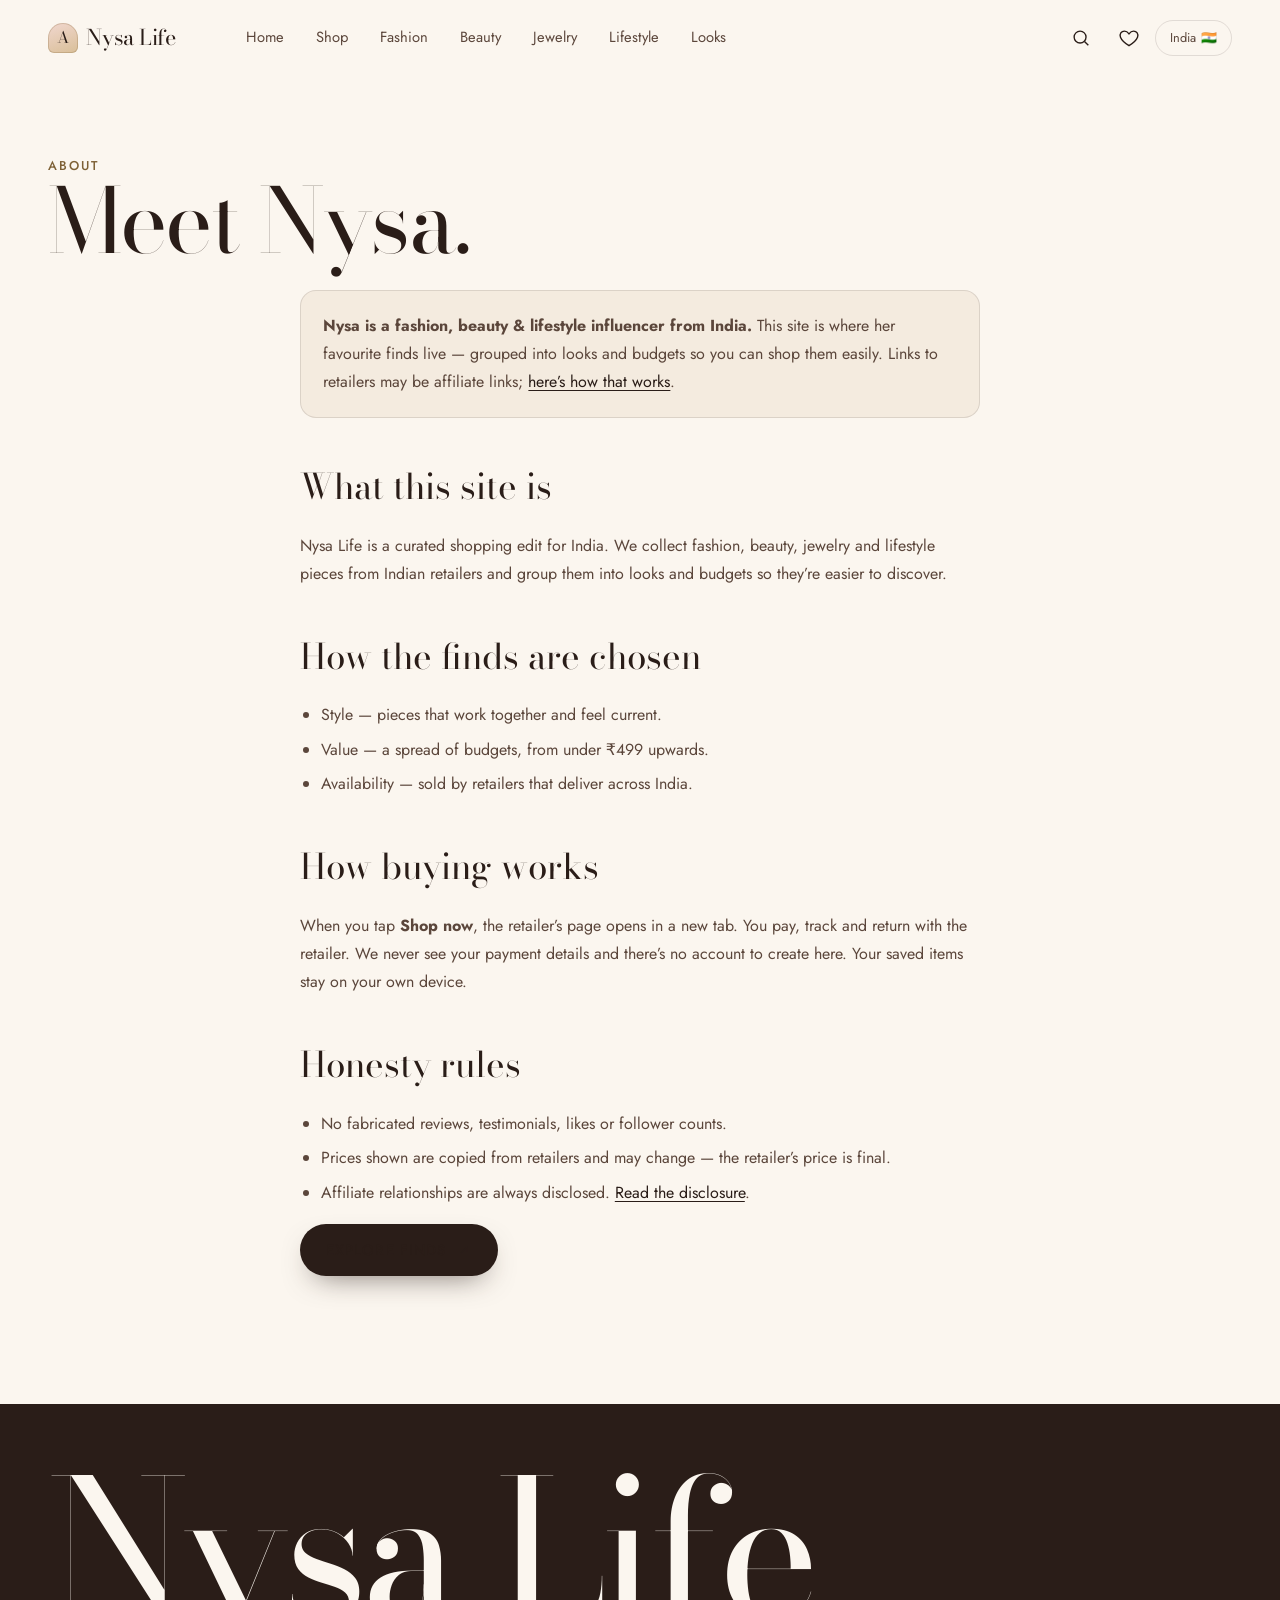
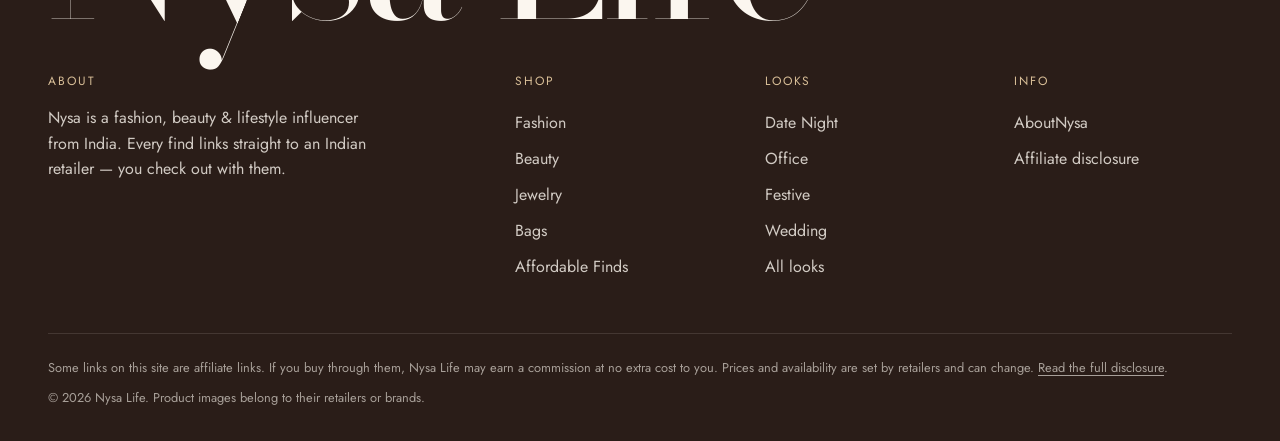
<file: about.html>
<!doctype html>
<html lang="en-IN">
<head>
<meta charset="utf-8">
<meta name="viewport" content="width=device-width, initial-scale=1, viewport-fit=cover">
<title>About Nysa | Nysa Life</title>
<meta name="description" content="Nysa is an Indian fashion, beauty and lifestyle influencer. Learn how finds are chosen, how buying works and why every link is disclosed.">
<meta name="theme-color" content="#fbf6ef">
<meta name="color-scheme" content="light">
<meta property="og:type" content="website">
<meta property="og:site_name" content="Nysa Life">
<meta property="og:title" content="About Nysa | Nysa Life">
<meta property="og:description" content="Nysa is an Indian fashion, beauty and lifestyle influencer. Learn how finds are chosen, how buying works and why every link is disclosed.">
<meta property="og:image" content="assets/hero/hero-girl.webp">
<meta property="og:locale" content="en_IN">
<meta name="twitter:card" content="summary_large_image">
<link rel="icon" href="assets/icons/favicon.svg" type="image/svg+xml">
<link rel="preconnect" href="https://fonts.googleapis.com">
<link rel="preconnect" href="https://fonts.gstatic.com" crossorigin>
<link rel="preconnect" href="https://script.google.com">
<link rel="preconnect" href="https://script.googleusercontent.com" crossorigin>
<link rel="stylesheet" href="https://fonts.googleapis.com/css2?family=Bodoni+Moda:ital,opsz,wght@0,6..96,400..600;1,6..96,400&family=Jost:wght@300..600&display=swap">
<link rel="stylesheet" href="css/style.css">
<link rel="stylesheet" href="css/animations.css">
<link rel="stylesheet" href="css/responsive.css">
<script src="js/config.js"></script>
<script>
/* early boot: JS flag, hero image mode, image fallbacks before other scripts load */
(function(d){var h=d.documentElement;h.classList.add("js");
if(window.CONFIG&&CONFIG.HERO_IS_CUTOUT===false)h.classList.add("hero-photo");if(window.CONFIG&&CONFIG.HERO_FOCUS)h.style.setProperty("--hero-focus",CONFIG.HERO_FOCUS);
d.addEventListener("error",function(e){var i=e.target;if(!i||i.tagName!=="IMG")return;var f=i.getAttribute("data-fallback");
if(!f||i.getAttribute("data-failed"))return;i.setAttribute("data-failed","1");i.removeAttribute("srcset");
if(i.hasAttribute("data-hero-img"))h.classList.remove("hero-photo");i.src=f;},true);})(document);
</script>
<script type="application/ld+json">[{"@context": "https://schema.org", "@type": "WebSite", "name": "Nysa Life", "description": "Fashion, beauty & lifestyle finds for India, curated by Indian fashion & lifestyle influencer Nysa.", "inLanguage": "en-IN"}, {"@context": "https://schema.org", "@type": "AboutPage", "name": "About Nysa"}]</script>
</head>
<body data-page="about">
<a class="skip" href="#main">Skip to content</a>
<header class="site-header">
  <div class="wrap">
    <a class="logo" href="index.html" aria-label="Nysa Life home"><span class="logo__mark" aria-hidden="true">A</span><span class="logo__word" data-brand translate="no">Nysa Life</span></a>
    <nav class="nav" aria-label="Main"><a href="index.html" data-nav="home">Home</a><a href="shop.html" data-nav="shop">Shop</a><a href="shop.html?category=fashion" data-nav="fashion" data-cat="fashion">Fashion</a><a href="shop.html?category=beauty" data-nav="beauty" data-cat="beauty">Beauty</a><a href="shop.html?category=jewelry" data-nav="jewelry" data-cat="jewelry">Jewelry</a><a href="shop.html?category=lifestyle" data-nav="lifestyle" data-cat="lifestyle">Lifestyle</a><a href="look.html" data-nav="look">Looks</a></nav>
    <div class="hdr-actions">
      <button class="icon-btn" type="button" data-open-search aria-label="Search finds (press /)"><svg viewBox="0 0 24 24" aria-hidden="true"><circle cx="11" cy="11" r="6.5"/><path d="M20 20l-4.2-4.2"/></svg></button>
      <a class="icon-btn hdr-saved" href="shop.html?view=saved" aria-label="Saved finds"><svg viewBox="0 0 24 24" aria-hidden="true"><path d="M12 20.3s-7.5-4.6-9.3-9.2C1.4 7.7 3.6 4.5 7 4.5c2 0 3.6 1.1 5 3 1.4-1.9 3-3 5-3 3.4 0 5.6 3.2 4.3 6.6-1.8 4.6-9.3 9.2-9.3 9.2z"/></svg><span class="badge-count" data-wish-count hidden></span></a>
      <span class="india-pill" title="Prices in INR, retailers that ship across India">India <span aria-hidden="true">🇮🇳</span></span>
    </div>
  </div>
</header>
<main id="main">

<div class="wrap page-head">
  <p class="kicker">About</p>
  <h1 class="h2">Meet <span data-creator>Nysa</span>.</h1>
</div>
<div class="wrap prose">
  <div class="callout"><p><strong><span data-creator>Nysa</span> is a fashion, beauty &amp; lifestyle influencer from India.</strong> This site is where her favourite finds live — grouped into looks and budgets so you can shop them easily. Links to retailers may be affiliate links; <a href="disclosure.html">here’s how that works</a>.</p></div>
  <h2>What this site is</h2>
  <p><span data-brand translate="no">Nysa Life</span> is a curated shopping edit for India. We collect fashion, beauty, jewelry and lifestyle pieces from Indian retailers and group them into looks and budgets so they’re easier to discover.</p>
  <h2>How the finds are chosen</h2>
  <ul>
    <li>Style — pieces that work together and feel current.</li>
    <li>Value — a spread of budgets, from under ₹499 upwards.</li>
    <li>Availability — sold by retailers that deliver across India.</li>
  </ul>
  <h2>How buying works</h2>
  <p>When you tap <strong>Shop now</strong>, the retailer’s page opens in a new tab. You pay, track and return with the retailer. We never see your payment details and there’s no account to create here. Your saved items stay on your own device.</p>
  <h2>Honesty rules</h2>
  <ul>
    <li>No fabricated reviews, testimonials, likes or follower counts.</li>
    <li>Prices shown are copied from retailers and may change — the retailer’s price is final.</li>
    <li>Affiliate relationships are always disclosed. <a href="disclosure.html">Read the disclosure</a>.</li>
  </ul>
  <p><a class="btn btn--primary" href="shop.html">Explore finds <svg viewBox="0 0 24 24" aria-hidden="true"><path d="M7 17L17 7M9 7h8v8"/></svg></a></p>
</div>

</main>
<footer class="footer on-dark">
  <div class="wrap">
    <p class="footer__big" aria-hidden="true"><span data-brand translate="no">Nysa Life</span></p>
    <div class="footer__grid">
      <div>
        <h2>About</h2>
        <p style="max-width:34ch"><span data-creator>Nysa</span> is a fashion, beauty &amp; lifestyle influencer from India. Every find links straight to an Indian retailer — you check out with them.</p>
      </div>
      <div><h2>Shop</h2><ul>
        <li><a href="shop.html?category=fashion" data-cat="fashion">Fashion</a></li><li><a href="shop.html?category=beauty" data-cat="beauty">Beauty</a></li>
        <li><a href="shop.html?category=jewelry" data-cat="jewelry">Jewelry</a></li><li><a href="shop.html?category=bags" data-cat="bags">Bags</a></li>
        <li><a href="shop.html?category=affordable-finds" data-cat="affordable-finds">Affordable Finds</a></li></ul></div>
      <div><h2>Looks</h2><ul>
        <li><a href="look.html?look=date-night">Date Night</a></li><li><a href="look.html?look=office">Office</a></li>
        <li><a href="look.html?look=festive">Festive</a></li><li><a href="look.html?look=wedding">Wedding</a></li><li><a href="look.html">All looks</a></li></ul></div>
      <div><h2>Info</h2><ul>
        <li><a href="about.html">About <span data-creator>Nysa</span></a></li><li><a href="disclosure.html">Affiliate disclosure</a></li>
        <li><a href="#" data-social="instagram" target="_blank" rel="noopener">Instagram</a></li>
        <li><a href="#" data-social="youtube" target="_blank" rel="noopener">YouTube</a></li>
        <li><a href="#" data-social="pinterest" target="_blank" rel="noopener">Pinterest</a></li></ul></div>
    </div>
    <div class="footer__legal">
      <p>Some links on this site are affiliate links. If you buy through them, <span data-brand translate="no">Nysa Life</span> may earn a commission at no extra cost to you. Prices and availability are set by retailers and can change. <a href="disclosure.html">Read the full disclosure</a>.</p>
      <p>© <span data-year>2026</span> <span data-brand translate="no">Nysa Life</span>. Product images belong to their retailers or brands.</p>
    </div>
  </div>
</footer>
<nav class="tabbar" aria-label="Quick navigation"><ul><li><a href="index.html" data-nav="home"><svg viewBox="0 0 24 24" aria-hidden="true"><path d="M4 10.5L12 4l8 6.5V20h-5.5v-5.5h-5V20H4z"/></svg><span>Home</span></a></li><li><a href="shop.html" data-open-search role="button"><svg viewBox="0 0 24 24" aria-hidden="true"><circle cx="12" cy="12" r="8.5"/><path d="M15.5 8.5l-2 5-5 2 2-5z"/></svg><span>Discover</span></a></li><li><a href="shop.html" data-nav="shop fashion beauty jewelry lifestyle bags shoes home affordable-finds"><svg viewBox="0 0 24 24" aria-hidden="true"><path d="M5 8h14l-1 12H6z"/><path d="M9 8V6.5a3 3 0 016 0V8"/></svg><span>Shop</span></a></li><li><a href="look.html" data-nav="look"><svg viewBox="0 0 24 24" aria-hidden="true"><path d="M12 5a2 2 0 112 2c-1 0-2 .7-2 1.8v.7L3.5 15c-1 .7-.5 2 .6 2h15.8c1.1 0 1.6-1.3.6-2L12 9.5"/></svg><span>Looks</span></a></li><li><a href="shop.html?view=saved" data-nav="saved"><svg viewBox="0 0 24 24" aria-hidden="true"><path d="M12 20.3s-7.5-4.6-9.3-9.2C1.4 7.7 3.6 4.5 7 4.5c2 0 3.6 1.1 5 3 1.4-1.9 3-3 5-3 3.4 0 5.6 3.2 4.3 6.6-1.8 4.6-9.3 9.2-9.3 9.2z"/></svg><span>Saved</span><span class="badge-count" data-wish-count hidden></span></a></li><li class="tabbar__ink" aria-hidden="true" hidden></li></ul></nav>
<dialog id="quickview" class="qv" aria-labelledby="qv-title">
  <div class="qv__handle" aria-hidden="true"></div>
  <button class="qv__close" type="button" data-close-modal aria-label="Close quick view"><svg viewBox="0 0 24 24" aria-hidden="true"><path d="M6 6l12 12M18 6L6 18"/></svg></button>
  <div class="qv__content"></div>
</dialog>
<dialog id="search" class="search" aria-label="Search finds">
  <div class="search__inner">
    <form id="search-form" class="search__bar" role="search">
      <label class="sr-only" for="search-input">Search finds</label>
      <input id="search-input" name="q" type="search" placeholder="Dresses, Myntra, under 999…" autocomplete="off" enterkeyhint="search" spellcheck="false">
      <button type="button" class="icon-btn" data-close-search aria-label="Close search"><svg viewBox="0 0 24 24" aria-hidden="true"><path d="M6 6l12 12M18 6L6 18"/></svg></button>
    </form>
    <div class="search__meta"><span id="search-count" aria-live="polite"></span><a id="search-all" href="shop.html" hidden>See all</a></div>
    <div id="search-results"></div>
  </div>
</dialog>
<div id="toast" class="toast" role="status" aria-live="polite"></div>
<script src="js/analytics.js" defer></script>
<script src="js/api.js" defer></script>
<script src="js/wishlist.js" defer></script>
<script src="js/products.js" defer></script>
<script src="js/looks.js" defer></script>
<script src="js/animations.js" defer></script>
<script src="js/app.js" defer></script>
</body>
</html>
</file>
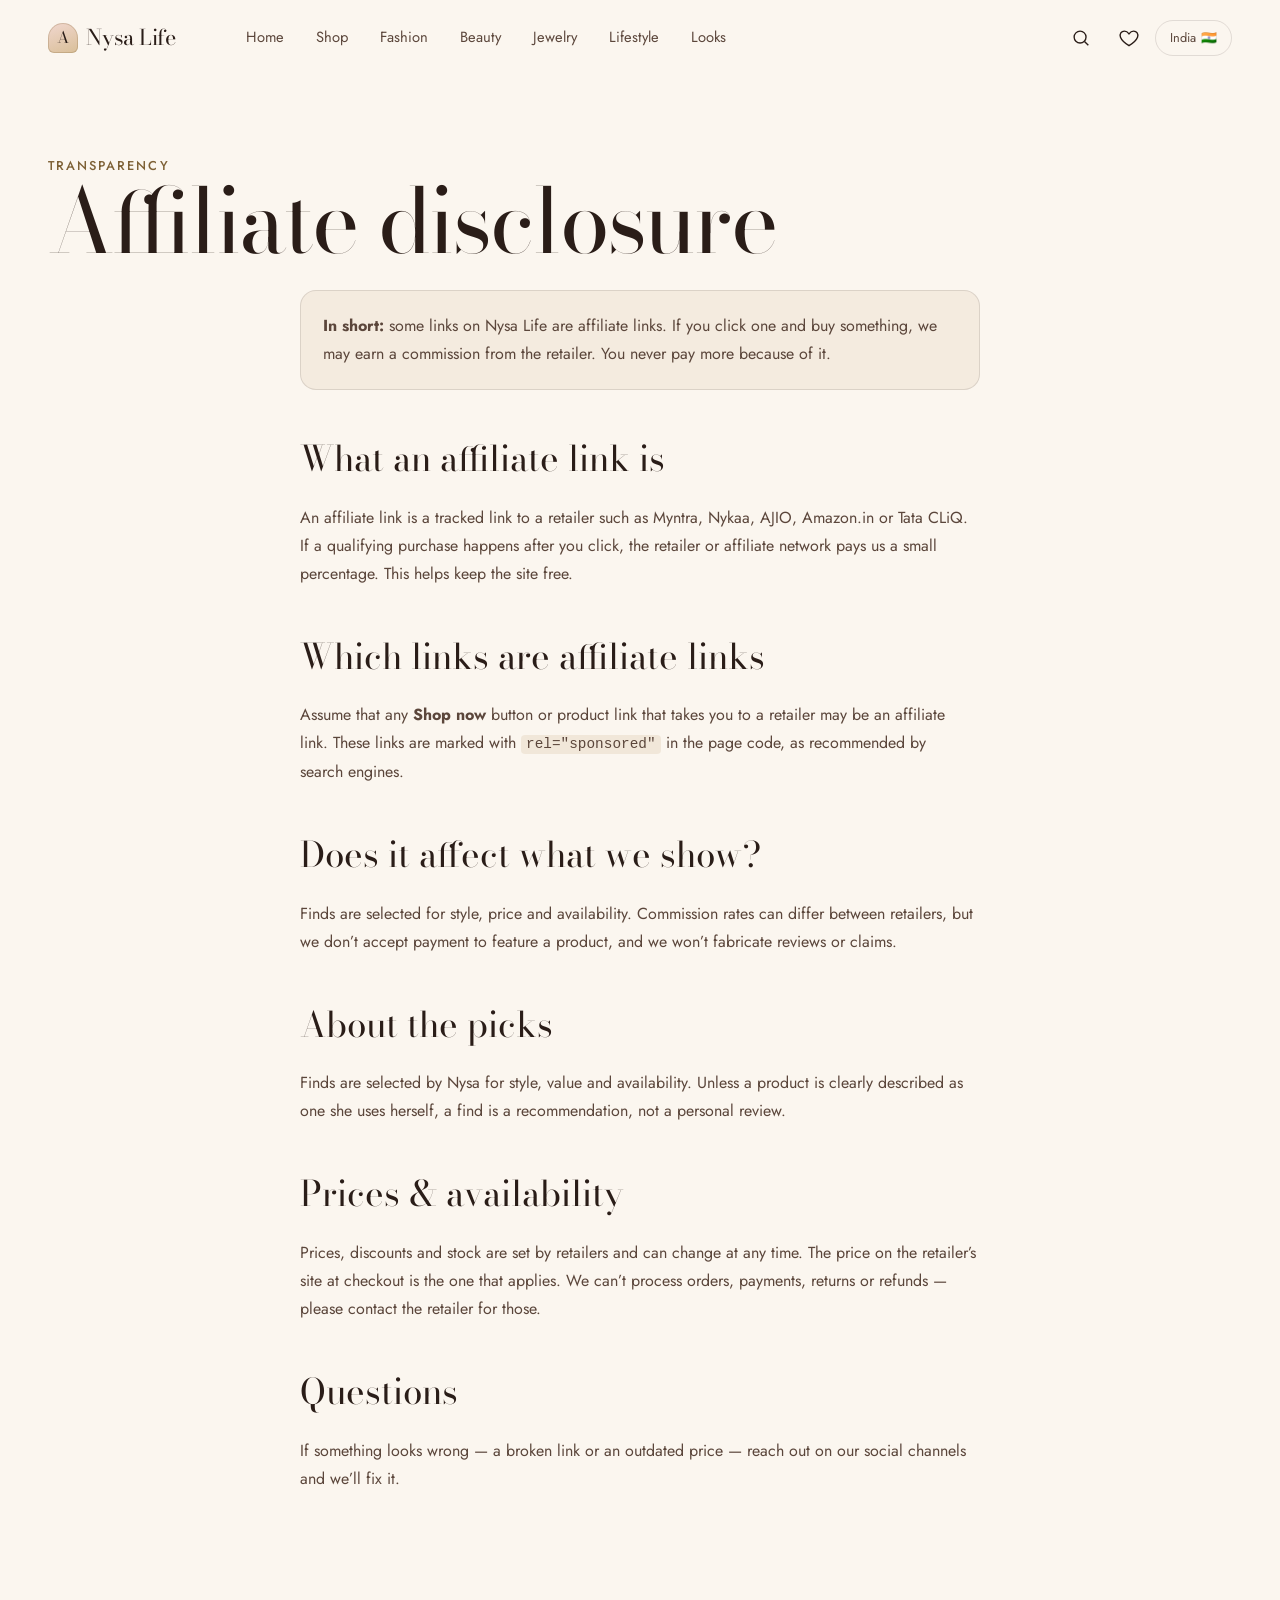
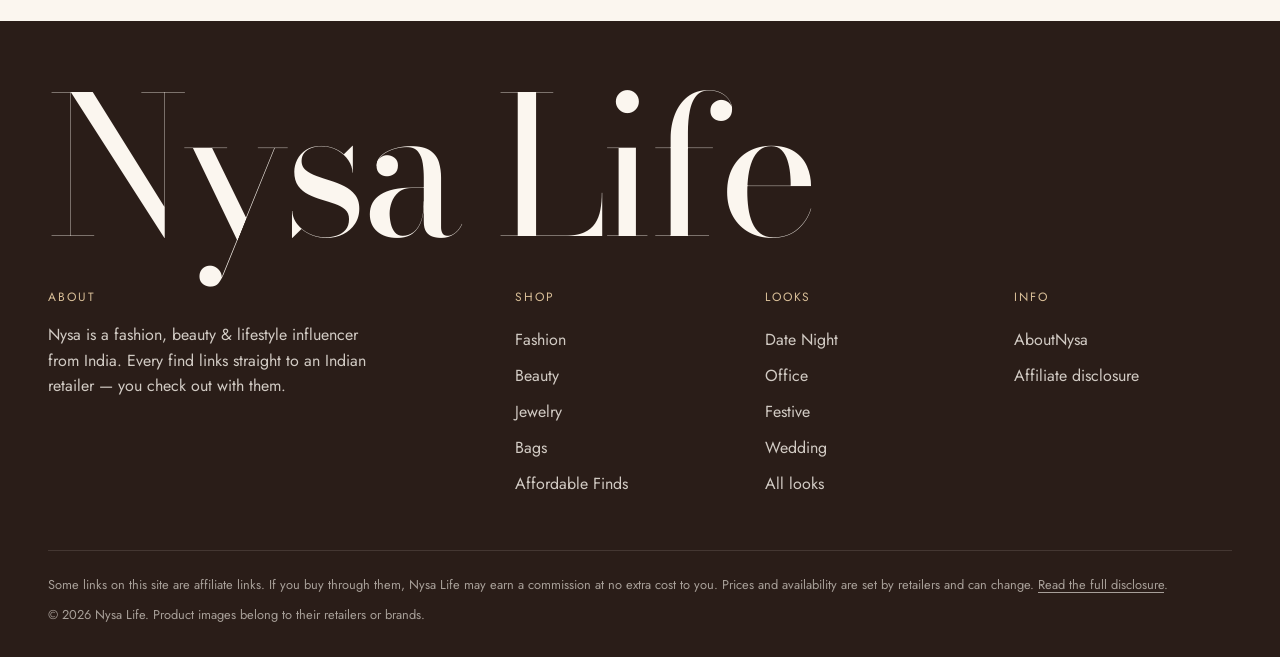
<file: disclosure.html>
<!doctype html>
<html lang="en-IN">
<head>
<meta charset="utf-8">
<meta name="viewport" content="width=device-width, initial-scale=1, viewport-fit=cover">
<title>Affiliate Disclosure | Nysa Life</title>
<meta name="description" content="How affiliate links work on Nysa Life: we may earn a commission from qualifying purchases at no extra cost to you.">
<meta name="theme-color" content="#fbf6ef">
<meta name="color-scheme" content="light">
<meta property="og:type" content="website">
<meta property="og:site_name" content="Nysa Life">
<meta property="og:title" content="Affiliate Disclosure | Nysa Life">
<meta property="og:description" content="How affiliate links work on Nysa Life: we may earn a commission from qualifying purchases at no extra cost to you.">
<meta property="og:image" content="assets/hero/hero-girl.webp">
<meta property="og:locale" content="en_IN">
<meta name="twitter:card" content="summary_large_image">
<link rel="icon" href="assets/icons/favicon.svg" type="image/svg+xml">
<link rel="preconnect" href="https://fonts.googleapis.com">
<link rel="preconnect" href="https://fonts.gstatic.com" crossorigin>
<link rel="preconnect" href="https://script.google.com">
<link rel="preconnect" href="https://script.googleusercontent.com" crossorigin>
<link rel="stylesheet" href="https://fonts.googleapis.com/css2?family=Bodoni+Moda:ital,opsz,wght@0,6..96,400..600;1,6..96,400&family=Jost:wght@300..600&display=swap">
<link rel="stylesheet" href="css/style.css">
<link rel="stylesheet" href="css/animations.css">
<link rel="stylesheet" href="css/responsive.css">
<script src="js/config.js"></script>
<script>
/* early boot: JS flag, hero image mode, image fallbacks before other scripts load */
(function(d){var h=d.documentElement;h.classList.add("js");
if(window.CONFIG&&CONFIG.HERO_IS_CUTOUT===false)h.classList.add("hero-photo");if(window.CONFIG&&CONFIG.HERO_FOCUS)h.style.setProperty("--hero-focus",CONFIG.HERO_FOCUS);
d.addEventListener("error",function(e){var i=e.target;if(!i||i.tagName!=="IMG")return;var f=i.getAttribute("data-fallback");
if(!f||i.getAttribute("data-failed"))return;i.setAttribute("data-failed","1");i.removeAttribute("srcset");
if(i.hasAttribute("data-hero-img"))h.classList.remove("hero-photo");i.src=f;},true);})(document);
</script>
<script type="application/ld+json">{"@context": "https://schema.org", "@type": "WebSite", "name": "Nysa Life", "description": "Fashion, beauty & lifestyle finds for India, curated by Indian fashion & lifestyle influencer Nysa.", "inLanguage": "en-IN"}</script>
</head>
<body data-page="disclosure">
<a class="skip" href="#main">Skip to content</a>
<header class="site-header">
  <div class="wrap">
    <a class="logo" href="index.html" aria-label="Nysa Life home"><span class="logo__mark" aria-hidden="true">A</span><span class="logo__word" data-brand translate="no">Nysa Life</span></a>
    <nav class="nav" aria-label="Main"><a href="index.html" data-nav="home">Home</a><a href="shop.html" data-nav="shop">Shop</a><a href="shop.html?category=fashion" data-nav="fashion" data-cat="fashion">Fashion</a><a href="shop.html?category=beauty" data-nav="beauty" data-cat="beauty">Beauty</a><a href="shop.html?category=jewelry" data-nav="jewelry" data-cat="jewelry">Jewelry</a><a href="shop.html?category=lifestyle" data-nav="lifestyle" data-cat="lifestyle">Lifestyle</a><a href="look.html" data-nav="look">Looks</a></nav>
    <div class="hdr-actions">
      <button class="icon-btn" type="button" data-open-search aria-label="Search finds (press /)"><svg viewBox="0 0 24 24" aria-hidden="true"><circle cx="11" cy="11" r="6.5"/><path d="M20 20l-4.2-4.2"/></svg></button>
      <a class="icon-btn hdr-saved" href="shop.html?view=saved" aria-label="Saved finds"><svg viewBox="0 0 24 24" aria-hidden="true"><path d="M12 20.3s-7.5-4.6-9.3-9.2C1.4 7.7 3.6 4.5 7 4.5c2 0 3.6 1.1 5 3 1.4-1.9 3-3 5-3 3.4 0 5.6 3.2 4.3 6.6-1.8 4.6-9.3 9.2-9.3 9.2z"/></svg><span class="badge-count" data-wish-count hidden></span></a>
      <span class="india-pill" title="Prices in INR, retailers that ship across India">India <span aria-hidden="true">🇮🇳</span></span>
    </div>
  </div>
</header>
<main id="main">

<div class="wrap page-head">
  <p class="kicker">Transparency</p>
  <h1 class="h2">Affiliate disclosure</h1>
</div>
<div class="wrap prose">
  <div class="callout"><p><strong>In short:</strong> some links on <span data-brand translate="no">Nysa Life</span> are affiliate links. If you click one and buy something, we may earn a commission from the retailer. You never pay more because of it.</p></div>
  <h2>What an affiliate link is</h2>
  <p>An affiliate link is a tracked link to a retailer such as Myntra, Nykaa, AJIO, Amazon.in or Tata CLiQ. If a qualifying purchase happens after you click, the retailer or affiliate network pays us a small percentage. This helps keep the site free.</p>
  <h2>Which links are affiliate links</h2>
  <p>Assume that any <strong>Shop now</strong> button or product link that takes you to a retailer may be an affiliate link. These links are marked with <code>rel="sponsored"</code> in the page code, as recommended by search engines.</p>
  <h2>Does it affect what we show?</h2>
  <p>Finds are selected for style, price and availability. Commission rates can differ between retailers, but we don’t accept payment to feature a product, and we won’t fabricate reviews or claims.</p>
  <h2>About the picks</h2>
  <p>Finds are selected by <span data-creator>Nysa</span> for style, value and availability. Unless a product is clearly described as one she uses herself, a find is a recommendation, not a personal review.</p>
  <h2>Prices &amp; availability</h2>
  <p>Prices, discounts and stock are set by retailers and can change at any time. The price on the retailer’s site at checkout is the one that applies. We can’t process orders, payments, returns or refunds — please contact the retailer for those.</p>
  <h2>Questions</h2>
  <p>If something looks wrong — a broken link or an outdated price — reach out on our social channels and we’ll fix it.</p>
</div>

</main>
<footer class="footer on-dark">
  <div class="wrap">
    <p class="footer__big" aria-hidden="true"><span data-brand translate="no">Nysa Life</span></p>
    <div class="footer__grid">
      <div>
        <h2>About</h2>
        <p style="max-width:34ch"><span data-creator>Nysa</span> is a fashion, beauty &amp; lifestyle influencer from India. Every find links straight to an Indian retailer — you check out with them.</p>
      </div>
      <div><h2>Shop</h2><ul>
        <li><a href="shop.html?category=fashion" data-cat="fashion">Fashion</a></li><li><a href="shop.html?category=beauty" data-cat="beauty">Beauty</a></li>
        <li><a href="shop.html?category=jewelry" data-cat="jewelry">Jewelry</a></li><li><a href="shop.html?category=bags" data-cat="bags">Bags</a></li>
        <li><a href="shop.html?category=affordable-finds" data-cat="affordable-finds">Affordable Finds</a></li></ul></div>
      <div><h2>Looks</h2><ul>
        <li><a href="look.html?look=date-night">Date Night</a></li><li><a href="look.html?look=office">Office</a></li>
        <li><a href="look.html?look=festive">Festive</a></li><li><a href="look.html?look=wedding">Wedding</a></li><li><a href="look.html">All looks</a></li></ul></div>
      <div><h2>Info</h2><ul>
        <li><a href="about.html">About <span data-creator>Nysa</span></a></li><li><a href="disclosure.html">Affiliate disclosure</a></li>
        <li><a href="#" data-social="instagram" target="_blank" rel="noopener">Instagram</a></li>
        <li><a href="#" data-social="youtube" target="_blank" rel="noopener">YouTube</a></li>
        <li><a href="#" data-social="pinterest" target="_blank" rel="noopener">Pinterest</a></li></ul></div>
    </div>
    <div class="footer__legal">
      <p>Some links on this site are affiliate links. If you buy through them, <span data-brand translate="no">Nysa Life</span> may earn a commission at no extra cost to you. Prices and availability are set by retailers and can change. <a href="disclosure.html">Read the full disclosure</a>.</p>
      <p>© <span data-year>2026</span> <span data-brand translate="no">Nysa Life</span>. Product images belong to their retailers or brands.</p>
    </div>
  </div>
</footer>
<nav class="tabbar" aria-label="Quick navigation"><ul><li><a href="index.html" data-nav="home"><svg viewBox="0 0 24 24" aria-hidden="true"><path d="M4 10.5L12 4l8 6.5V20h-5.5v-5.5h-5V20H4z"/></svg><span>Home</span></a></li><li><a href="shop.html" data-open-search role="button"><svg viewBox="0 0 24 24" aria-hidden="true"><circle cx="12" cy="12" r="8.5"/><path d="M15.5 8.5l-2 5-5 2 2-5z"/></svg><span>Discover</span></a></li><li><a href="shop.html" data-nav="shop fashion beauty jewelry lifestyle bags shoes home affordable-finds"><svg viewBox="0 0 24 24" aria-hidden="true"><path d="M5 8h14l-1 12H6z"/><path d="M9 8V6.5a3 3 0 016 0V8"/></svg><span>Shop</span></a></li><li><a href="look.html" data-nav="look"><svg viewBox="0 0 24 24" aria-hidden="true"><path d="M12 5a2 2 0 112 2c-1 0-2 .7-2 1.8v.7L3.5 15c-1 .7-.5 2 .6 2h15.8c1.1 0 1.6-1.3.6-2L12 9.5"/></svg><span>Looks</span></a></li><li><a href="shop.html?view=saved" data-nav="saved"><svg viewBox="0 0 24 24" aria-hidden="true"><path d="M12 20.3s-7.5-4.6-9.3-9.2C1.4 7.7 3.6 4.5 7 4.5c2 0 3.6 1.1 5 3 1.4-1.9 3-3 5-3 3.4 0 5.6 3.2 4.3 6.6-1.8 4.6-9.3 9.2-9.3 9.2z"/></svg><span>Saved</span><span class="badge-count" data-wish-count hidden></span></a></li><li class="tabbar__ink" aria-hidden="true" hidden></li></ul></nav>
<dialog id="quickview" class="qv" aria-labelledby="qv-title">
  <div class="qv__handle" aria-hidden="true"></div>
  <button class="qv__close" type="button" data-close-modal aria-label="Close quick view"><svg viewBox="0 0 24 24" aria-hidden="true"><path d="M6 6l12 12M18 6L6 18"/></svg></button>
  <div class="qv__content"></div>
</dialog>
<dialog id="search" class="search" aria-label="Search finds">
  <div class="search__inner">
    <form id="search-form" class="search__bar" role="search">
      <label class="sr-only" for="search-input">Search finds</label>
      <input id="search-input" name="q" type="search" placeholder="Dresses, Myntra, under 999…" autocomplete="off" enterkeyhint="search" spellcheck="false">
      <button type="button" class="icon-btn" data-close-search aria-label="Close search"><svg viewBox="0 0 24 24" aria-hidden="true"><path d="M6 6l12 12M18 6L6 18"/></svg></button>
    </form>
    <div class="search__meta"><span id="search-count" aria-live="polite"></span><a id="search-all" href="shop.html" hidden>See all</a></div>
    <div id="search-results"></div>
  </div>
</dialog>
<div id="toast" class="toast" role="status" aria-live="polite"></div>
<script src="js/analytics.js" defer></script>
<script src="js/api.js" defer></script>
<script src="js/wishlist.js" defer></script>
<script src="js/products.js" defer></script>
<script src="js/looks.js" defer></script>
<script src="js/animations.js" defer></script>
<script src="js/app.js" defer></script>
</body>
</html>
</file>
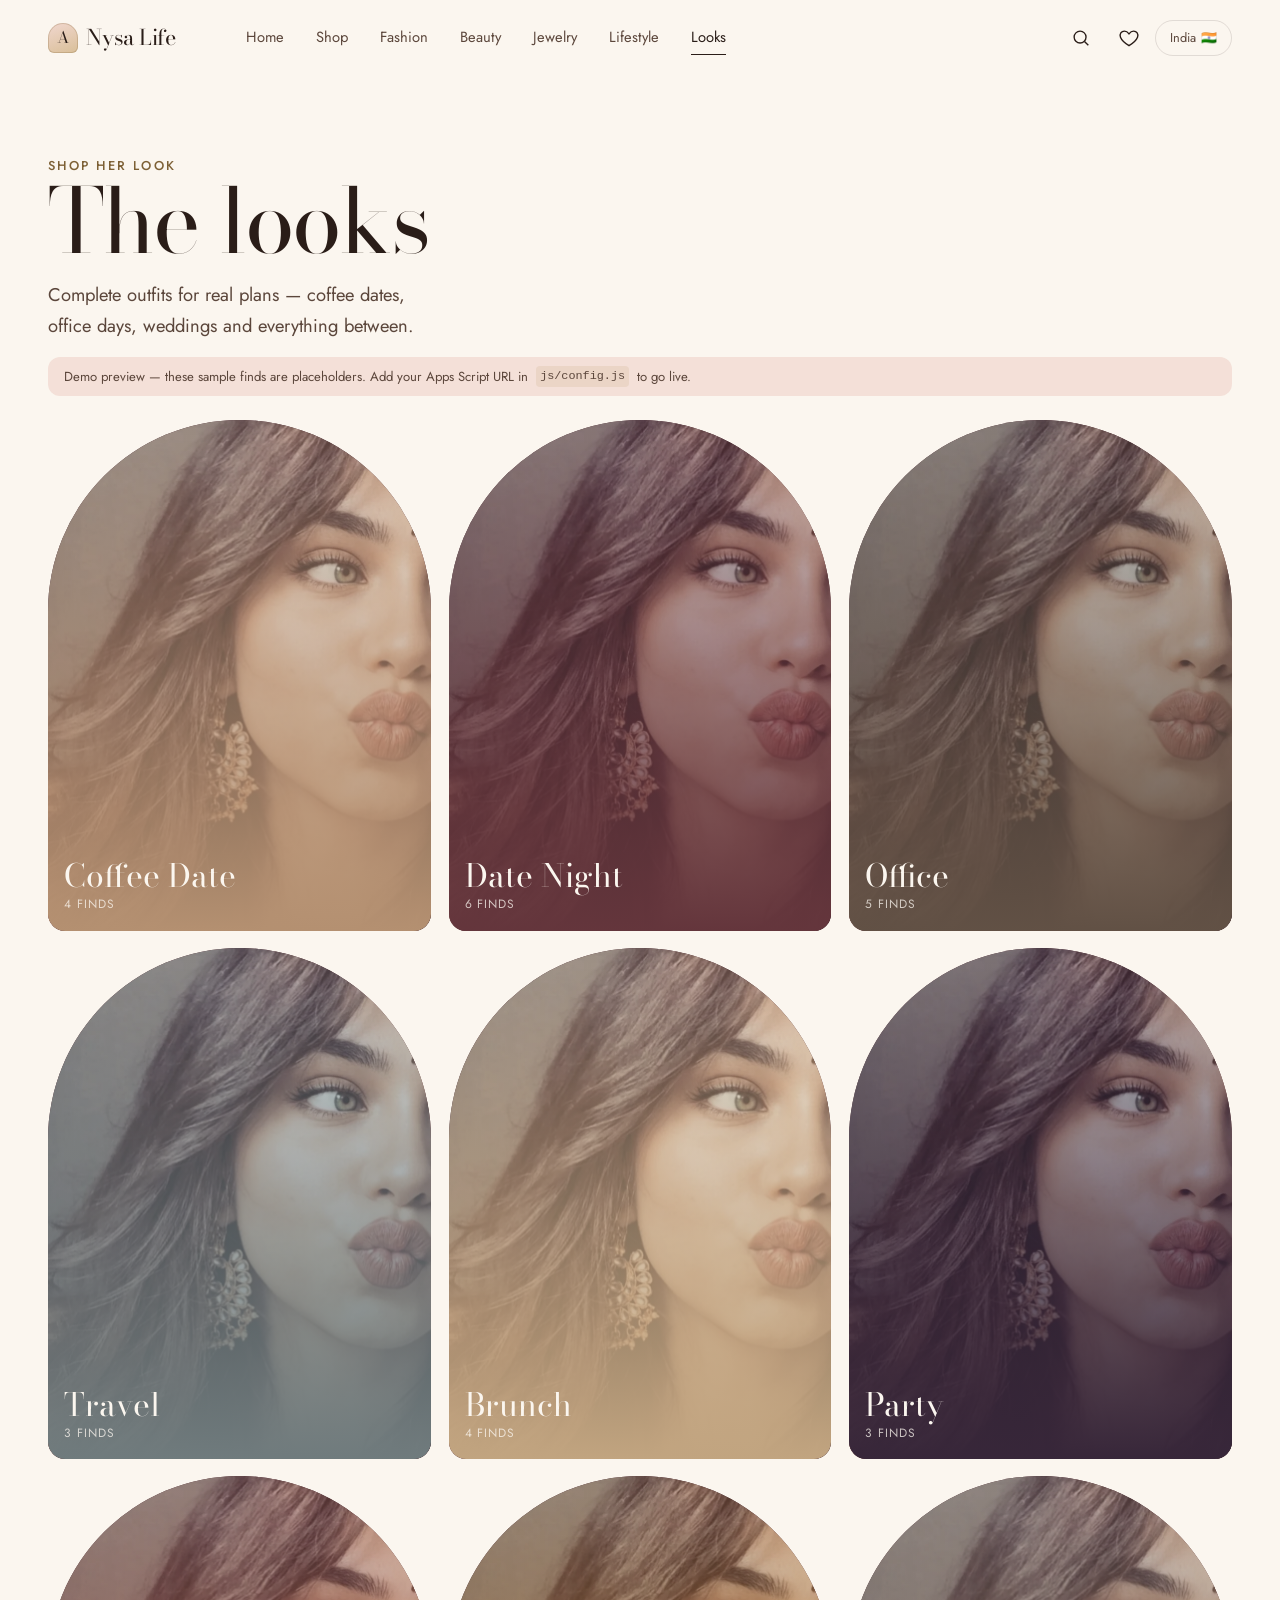
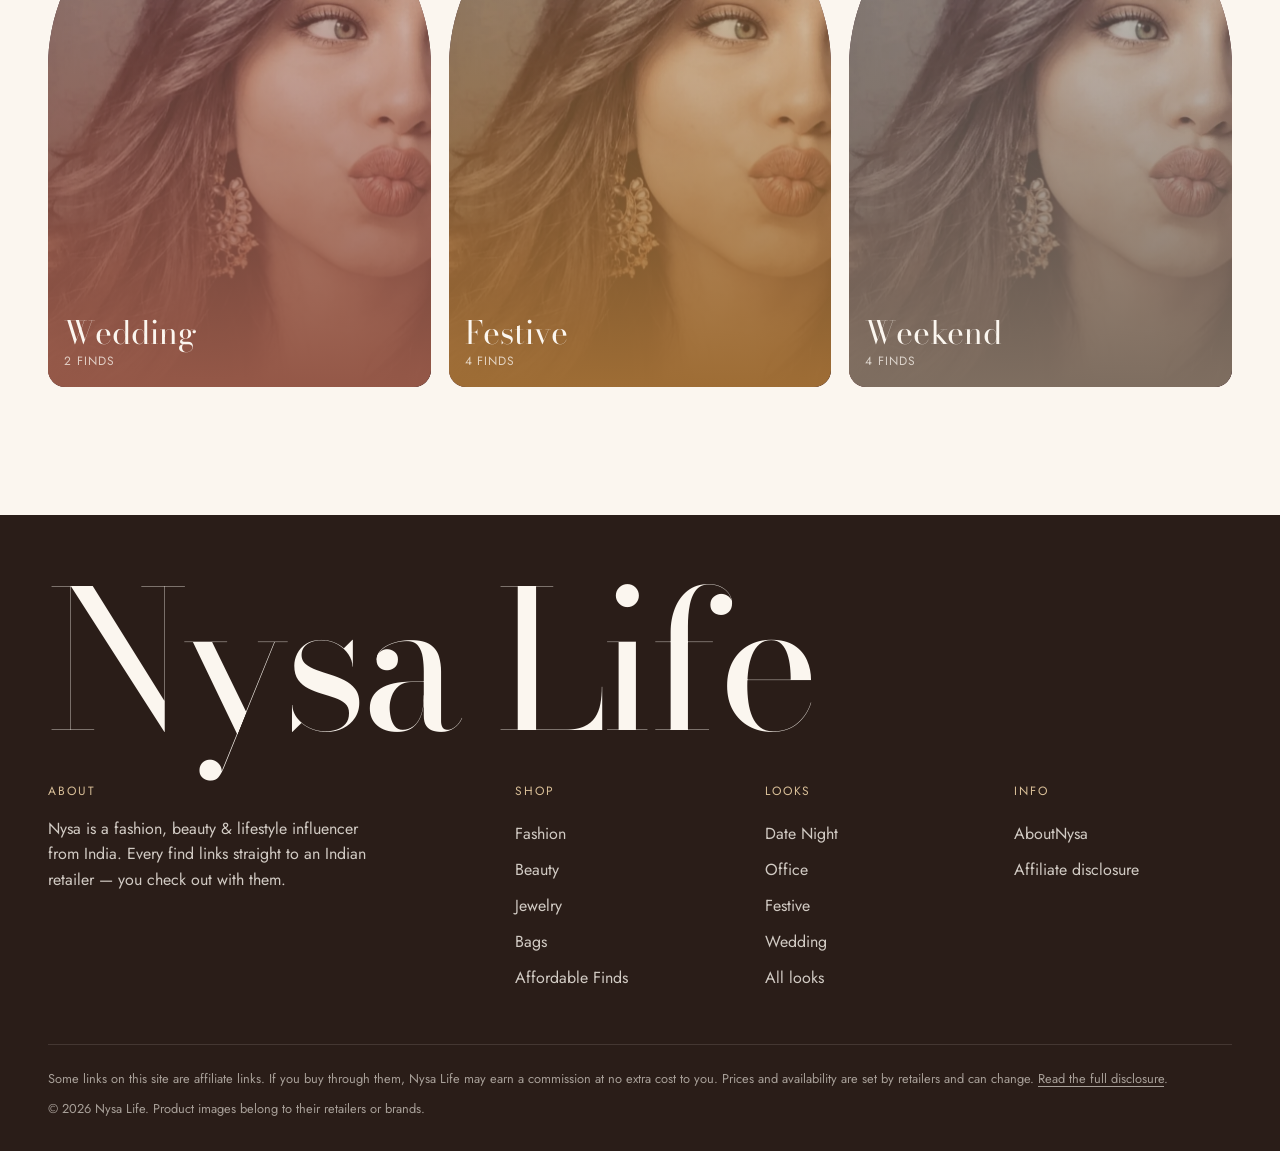
<file: look.html>
<!doctype html>
<html lang="en-IN">
<head>
<meta charset="utf-8">
<meta name="viewport" content="width=device-width, initial-scale=1, viewport-fit=cover">
<title>Shop Her Look | Complete Outfits | Nysa Life</title>
<meta name="description" content="Complete looks for date night, office, travel, brunch, festive and wedding plans — every piece shoppable from Indian retailers.">
<meta name="theme-color" content="#fbf6ef">
<meta name="color-scheme" content="light">
<meta property="og:type" content="website">
<meta property="og:site_name" content="Nysa Life">
<meta property="og:title" content="Shop Her Look | Complete Outfits | Nysa Life">
<meta property="og:description" content="Complete looks for date night, office, travel, brunch, festive and wedding plans — every piece shoppable from Indian retailers.">
<meta property="og:image" content="assets/hero/hero-girl.webp">
<meta property="og:locale" content="en_IN">
<meta name="twitter:card" content="summary_large_image">
<link rel="icon" href="assets/icons/favicon.svg" type="image/svg+xml">
<link rel="preconnect" href="https://fonts.googleapis.com">
<link rel="preconnect" href="https://fonts.gstatic.com" crossorigin>
<link rel="preconnect" href="https://script.google.com">
<link rel="preconnect" href="https://script.googleusercontent.com" crossorigin>
<link rel="stylesheet" href="https://fonts.googleapis.com/css2?family=Bodoni+Moda:ital,opsz,wght@0,6..96,400..600;1,6..96,400&family=Jost:wght@300..600&display=swap">
<link rel="stylesheet" href="css/style.css">
<link rel="stylesheet" href="css/animations.css">
<link rel="stylesheet" href="css/responsive.css">
<script src="js/config.js"></script>
<script>
/* early boot: JS flag, hero image mode, image fallbacks before other scripts load */
(function(d){var h=d.documentElement;h.classList.add("js");
if(window.CONFIG&&CONFIG.HERO_IS_CUTOUT===false)h.classList.add("hero-photo");if(window.CONFIG&&CONFIG.HERO_FOCUS)h.style.setProperty("--hero-focus",CONFIG.HERO_FOCUS);
d.addEventListener("error",function(e){var i=e.target;if(!i||i.tagName!=="IMG")return;var f=i.getAttribute("data-fallback");
if(!f||i.getAttribute("data-failed"))return;i.setAttribute("data-failed","1");i.removeAttribute("srcset");
if(i.hasAttribute("data-hero-img"))h.classList.remove("hero-photo");i.src=f;},true);})(document);
</script>
<script type="application/ld+json">{"@context": "https://schema.org", "@type": "WebSite", "name": "Nysa Life", "description": "Fashion, beauty & lifestyle finds for India, curated by Indian fashion & lifestyle influencer Nysa.", "inLanguage": "en-IN"}</script>
</head>
<body data-page="look">
<a class="skip" href="#main">Skip to content</a>
<header class="site-header">
  <div class="wrap">
    <a class="logo" href="index.html" aria-label="Nysa Life home"><span class="logo__mark" aria-hidden="true">A</span><span class="logo__word" data-brand translate="no">Nysa Life</span></a>
    <nav class="nav" aria-label="Main"><a href="index.html" data-nav="home">Home</a><a href="shop.html" data-nav="shop">Shop</a><a href="shop.html?category=fashion" data-nav="fashion" data-cat="fashion">Fashion</a><a href="shop.html?category=beauty" data-nav="beauty" data-cat="beauty">Beauty</a><a href="shop.html?category=jewelry" data-nav="jewelry" data-cat="jewelry">Jewelry</a><a href="shop.html?category=lifestyle" data-nav="lifestyle" data-cat="lifestyle">Lifestyle</a><a href="look.html" data-nav="look">Looks</a></nav>
    <div class="hdr-actions">
      <button class="icon-btn" type="button" data-open-search aria-label="Search finds (press /)"><svg viewBox="0 0 24 24" aria-hidden="true"><circle cx="11" cy="11" r="6.5"/><path d="M20 20l-4.2-4.2"/></svg></button>
      <a class="icon-btn hdr-saved" href="shop.html?view=saved" aria-label="Saved finds"><svg viewBox="0 0 24 24" aria-hidden="true"><path d="M12 20.3s-7.5-4.6-9.3-9.2C1.4 7.7 3.6 4.5 7 4.5c2 0 3.6 1.1 5 3 1.4-1.9 3-3 5-3 3.4 0 5.6 3.2 4.3 6.6-1.8 4.6-9.3 9.2-9.3 9.2z"/></svg><span class="badge-count" data-wish-count hidden></span></a>
      <span class="india-pill" title="Prices in INR, retailers that ship across India">India <span aria-hidden="true">🇮🇳</span></span>
    </div>
  </div>
</header>
<main id="main">

<section id="look-index" aria-labelledby="looks-title">
  <div class="wrap page-head">
    <p class="kicker">Shop her look</p>
    <h1 class="h2" id="looks-title">The looks</h1>
    <p class="lede">Complete outfits for real plans — coffee dates, office days, weddings and everything between.</p>
    <p class="status" data-status role="status" hidden></p>
  </div>
  <div class="wrap" style="padding-bottom:var(--section)"><div class="moods moods--light" data-moods></div></div>
</section>
<section id="look-detail" hidden aria-labelledby="look-name">
  <div class="wrap look-hero">
    <div class="look-hero__media" data-look-hero data-reveal="clip"></div>
    <div class="look-hero__copy">
      <p class="kicker">Shop her look</p>
      <h1 class="h2" id="look-name" data-look-name>Look</h1>
      <p class="lede" data-look-caption></p>
      <p class="num" data-look-meta style="color:var(--cocoa)"></p>
      <div><a class="btn btn--ghost" href="look.html">All looks <svg viewBox="0 0 24 24" aria-hidden="true"><path d="M7 17L17 7M9 7h8v8"/></svg></a></div>
    </div>
  </div>
  <div class="wrap" style="padding-top:2rem">
    <div class="grid" data-look-grid aria-busy="true"><div class="card card--skeleton" aria-hidden="true"><div class="card__media sk"></div><div class="card__body"><span class="sk sk--line"></span><span class="sk sk--line sk--w70"></span><span class="sk sk--line sk--w40"></span></div></div><div class="card card--skeleton" aria-hidden="true"><div class="card__media sk"></div><div class="card__body"><span class="sk sk--line"></span><span class="sk sk--line sk--w70"></span><span class="sk sk--line sk--w40"></span></div></div><div class="card card--skeleton" aria-hidden="true"><div class="card__media sk"></div><div class="card__body"><span class="sk sk--line"></span><span class="sk sk--line sk--w70"></span><span class="sk sk--line sk--w40"></span></div></div><div class="card card--skeleton" aria-hidden="true"><div class="card__media sk"></div><div class="card__body"><span class="sk sk--line"></span><span class="sk sk--line sk--w70"></span><span class="sk sk--line sk--w40"></span></div></div></div>
  </div>
  <div class="section section--wine on-dark" style="margin-top:var(--section)">
    <div class="wrap"><div class="sec-head"><h2 class="h2">More looks</h2></div><div class="moods" data-look-others></div></div>
  </div>
</section>

</main>
<footer class="footer on-dark">
  <div class="wrap">
    <p class="footer__big" aria-hidden="true"><span data-brand translate="no">Nysa Life</span></p>
    <div class="footer__grid">
      <div>
        <h2>About</h2>
        <p style="max-width:34ch"><span data-creator>Nysa</span> is a fashion, beauty &amp; lifestyle influencer from India. Every find links straight to an Indian retailer — you check out with them.</p>
      </div>
      <div><h2>Shop</h2><ul>
        <li><a href="shop.html?category=fashion" data-cat="fashion">Fashion</a></li><li><a href="shop.html?category=beauty" data-cat="beauty">Beauty</a></li>
        <li><a href="shop.html?category=jewelry" data-cat="jewelry">Jewelry</a></li><li><a href="shop.html?category=bags" data-cat="bags">Bags</a></li>
        <li><a href="shop.html?category=affordable-finds" data-cat="affordable-finds">Affordable Finds</a></li></ul></div>
      <div><h2>Looks</h2><ul>
        <li><a href="look.html?look=date-night">Date Night</a></li><li><a href="look.html?look=office">Office</a></li>
        <li><a href="look.html?look=festive">Festive</a></li><li><a href="look.html?look=wedding">Wedding</a></li><li><a href="look.html">All looks</a></li></ul></div>
      <div><h2>Info</h2><ul>
        <li><a href="about.html">About <span data-creator>Nysa</span></a></li><li><a href="disclosure.html">Affiliate disclosure</a></li>
        <li><a href="#" data-social="instagram" target="_blank" rel="noopener">Instagram</a></li>
        <li><a href="#" data-social="youtube" target="_blank" rel="noopener">YouTube</a></li>
        <li><a href="#" data-social="pinterest" target="_blank" rel="noopener">Pinterest</a></li></ul></div>
    </div>
    <div class="footer__legal">
      <p>Some links on this site are affiliate links. If you buy through them, <span data-brand translate="no">Nysa Life</span> may earn a commission at no extra cost to you. Prices and availability are set by retailers and can change. <a href="disclosure.html">Read the full disclosure</a>.</p>
      <p>© <span data-year>2026</span> <span data-brand translate="no">Nysa Life</span>. Product images belong to their retailers or brands.</p>
    </div>
  </div>
</footer>
<nav class="tabbar" aria-label="Quick navigation"><ul><li><a href="index.html" data-nav="home"><svg viewBox="0 0 24 24" aria-hidden="true"><path d="M4 10.5L12 4l8 6.5V20h-5.5v-5.5h-5V20H4z"/></svg><span>Home</span></a></li><li><a href="shop.html" data-open-search role="button"><svg viewBox="0 0 24 24" aria-hidden="true"><circle cx="12" cy="12" r="8.5"/><path d="M15.5 8.5l-2 5-5 2 2-5z"/></svg><span>Discover</span></a></li><li><a href="shop.html" data-nav="shop fashion beauty jewelry lifestyle bags shoes home affordable-finds"><svg viewBox="0 0 24 24" aria-hidden="true"><path d="M5 8h14l-1 12H6z"/><path d="M9 8V6.5a3 3 0 016 0V8"/></svg><span>Shop</span></a></li><li><a href="look.html" data-nav="look"><svg viewBox="0 0 24 24" aria-hidden="true"><path d="M12 5a2 2 0 112 2c-1 0-2 .7-2 1.8v.7L3.5 15c-1 .7-.5 2 .6 2h15.8c1.1 0 1.6-1.3.6-2L12 9.5"/></svg><span>Looks</span></a></li><li><a href="shop.html?view=saved" data-nav="saved"><svg viewBox="0 0 24 24" aria-hidden="true"><path d="M12 20.3s-7.5-4.6-9.3-9.2C1.4 7.7 3.6 4.5 7 4.5c2 0 3.6 1.1 5 3 1.4-1.9 3-3 5-3 3.4 0 5.6 3.2 4.3 6.6-1.8 4.6-9.3 9.2-9.3 9.2z"/></svg><span>Saved</span><span class="badge-count" data-wish-count hidden></span></a></li><li class="tabbar__ink" aria-hidden="true" hidden></li></ul></nav>
<dialog id="quickview" class="qv" aria-labelledby="qv-title">
  <div class="qv__handle" aria-hidden="true"></div>
  <button class="qv__close" type="button" data-close-modal aria-label="Close quick view"><svg viewBox="0 0 24 24" aria-hidden="true"><path d="M6 6l12 12M18 6L6 18"/></svg></button>
  <div class="qv__content"></div>
</dialog>
<dialog id="search" class="search" aria-label="Search finds">
  <div class="search__inner">
    <form id="search-form" class="search__bar" role="search">
      <label class="sr-only" for="search-input">Search finds</label>
      <input id="search-input" name="q" type="search" placeholder="Dresses, Myntra, under 999…" autocomplete="off" enterkeyhint="search" spellcheck="false">
      <button type="button" class="icon-btn" data-close-search aria-label="Close search"><svg viewBox="0 0 24 24" aria-hidden="true"><path d="M6 6l12 12M18 6L6 18"/></svg></button>
    </form>
    <div class="search__meta"><span id="search-count" aria-live="polite"></span><a id="search-all" href="shop.html" hidden>See all</a></div>
    <div id="search-results"></div>
  </div>
</dialog>
<div id="toast" class="toast" role="status" aria-live="polite"></div>
<script src="js/analytics.js" defer></script>
<script src="js/api.js" defer></script>
<script src="js/wishlist.js" defer></script>
<script src="js/products.js" defer></script>
<script src="js/looks.js" defer></script>
<script src="js/animations.js" defer></script>
<script src="js/app.js" defer></script>
</body>
</html>
</file>
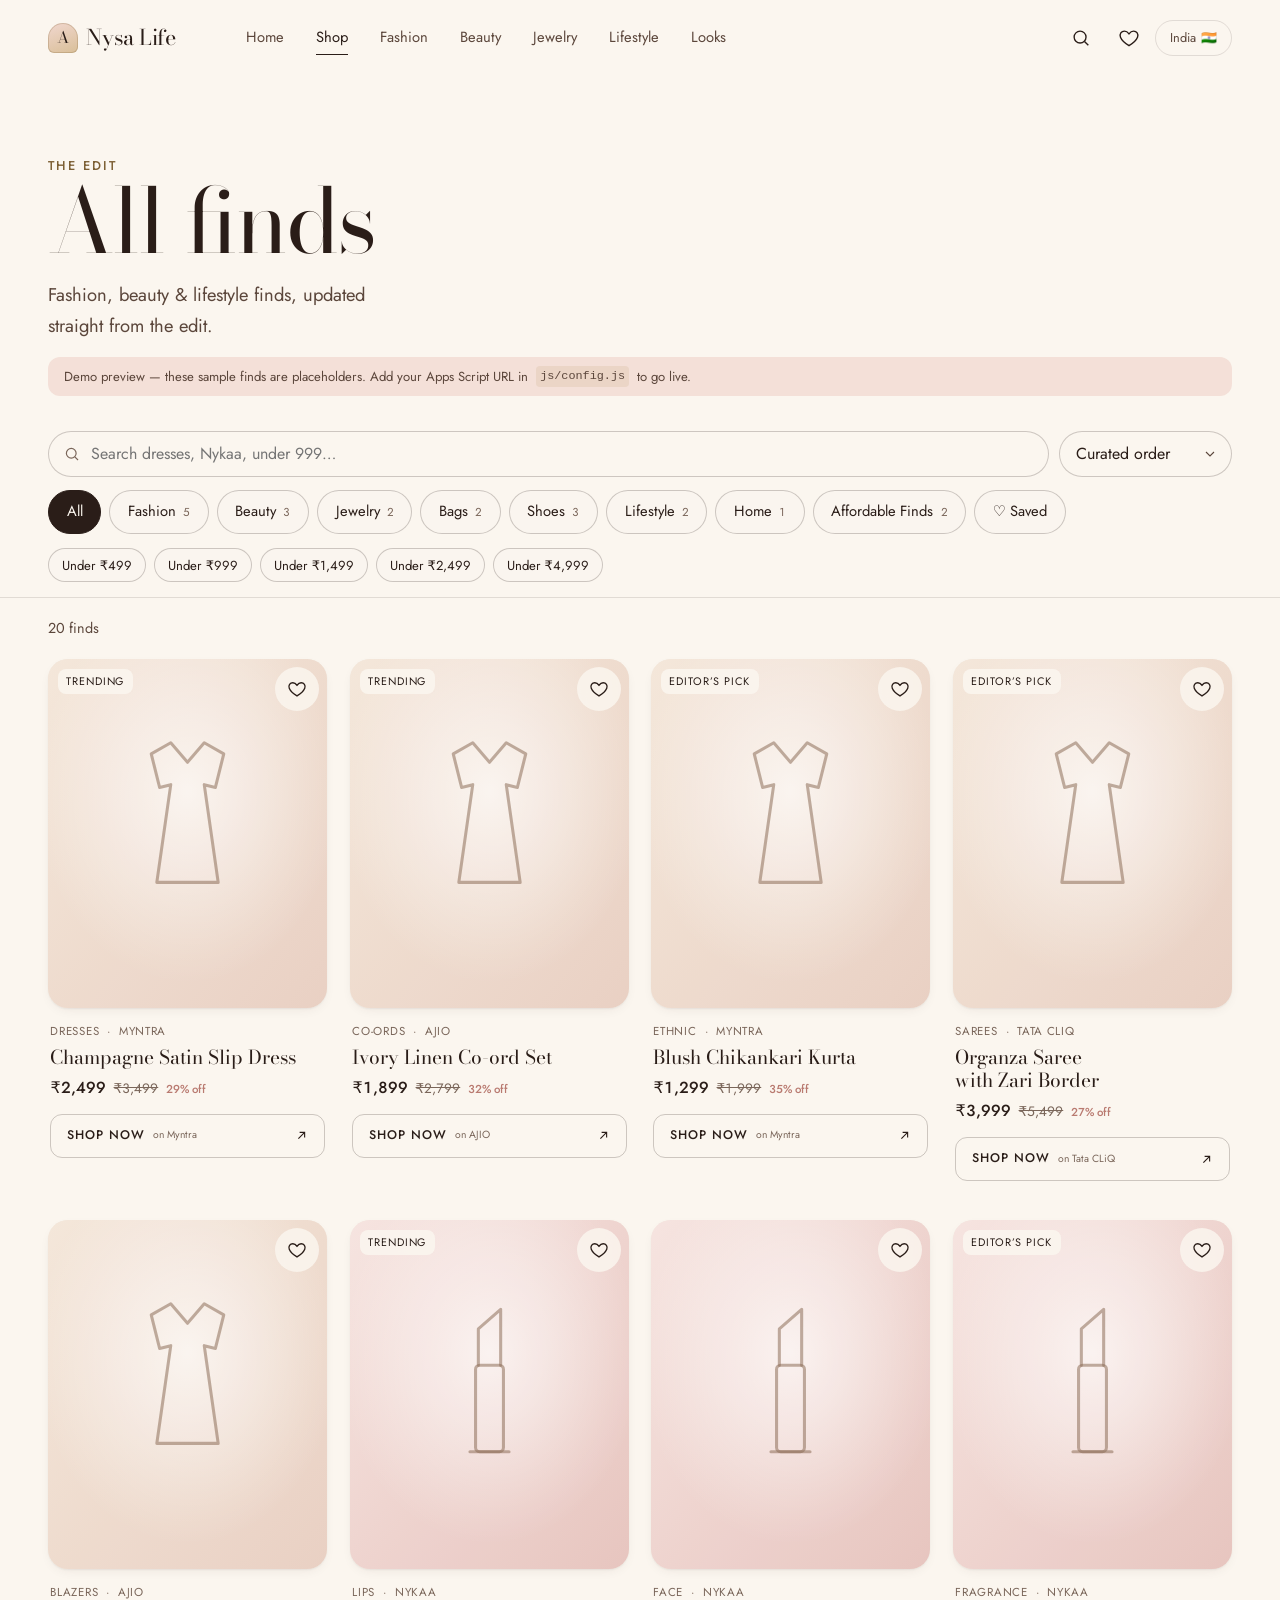
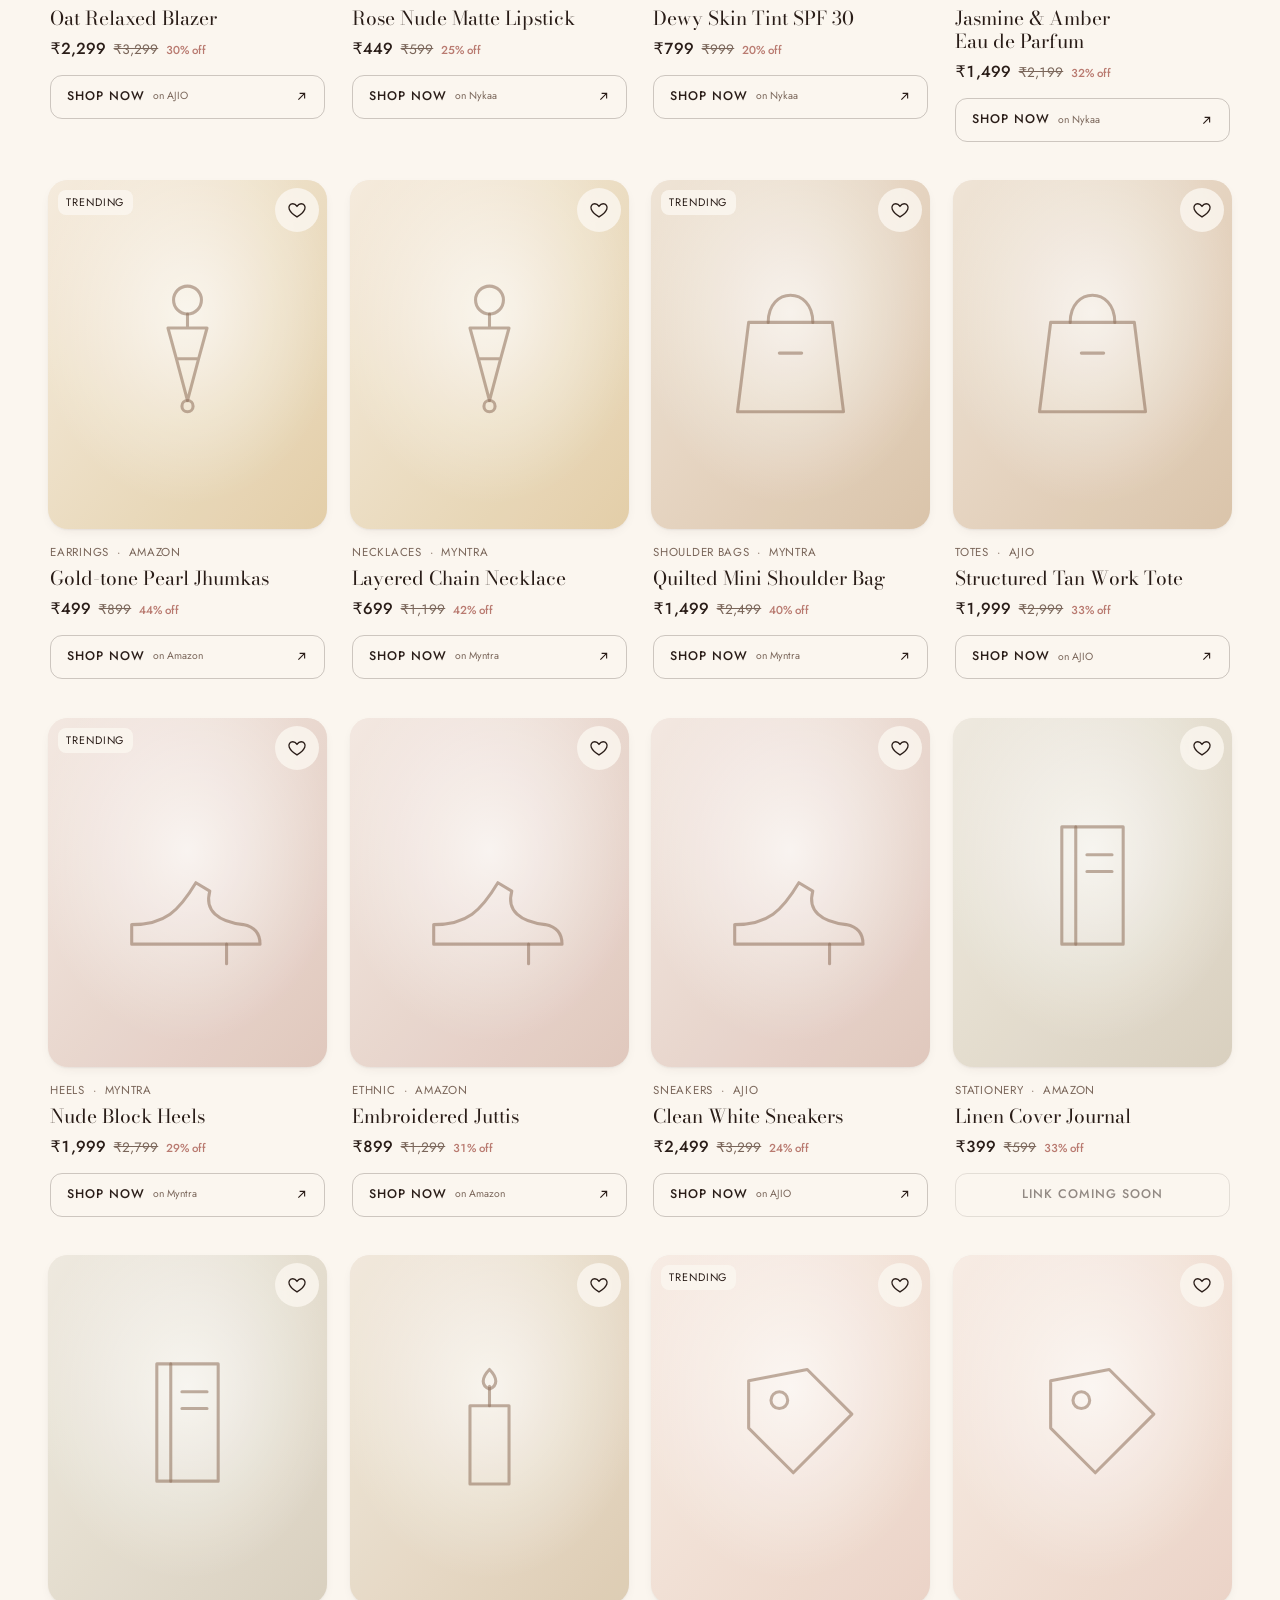
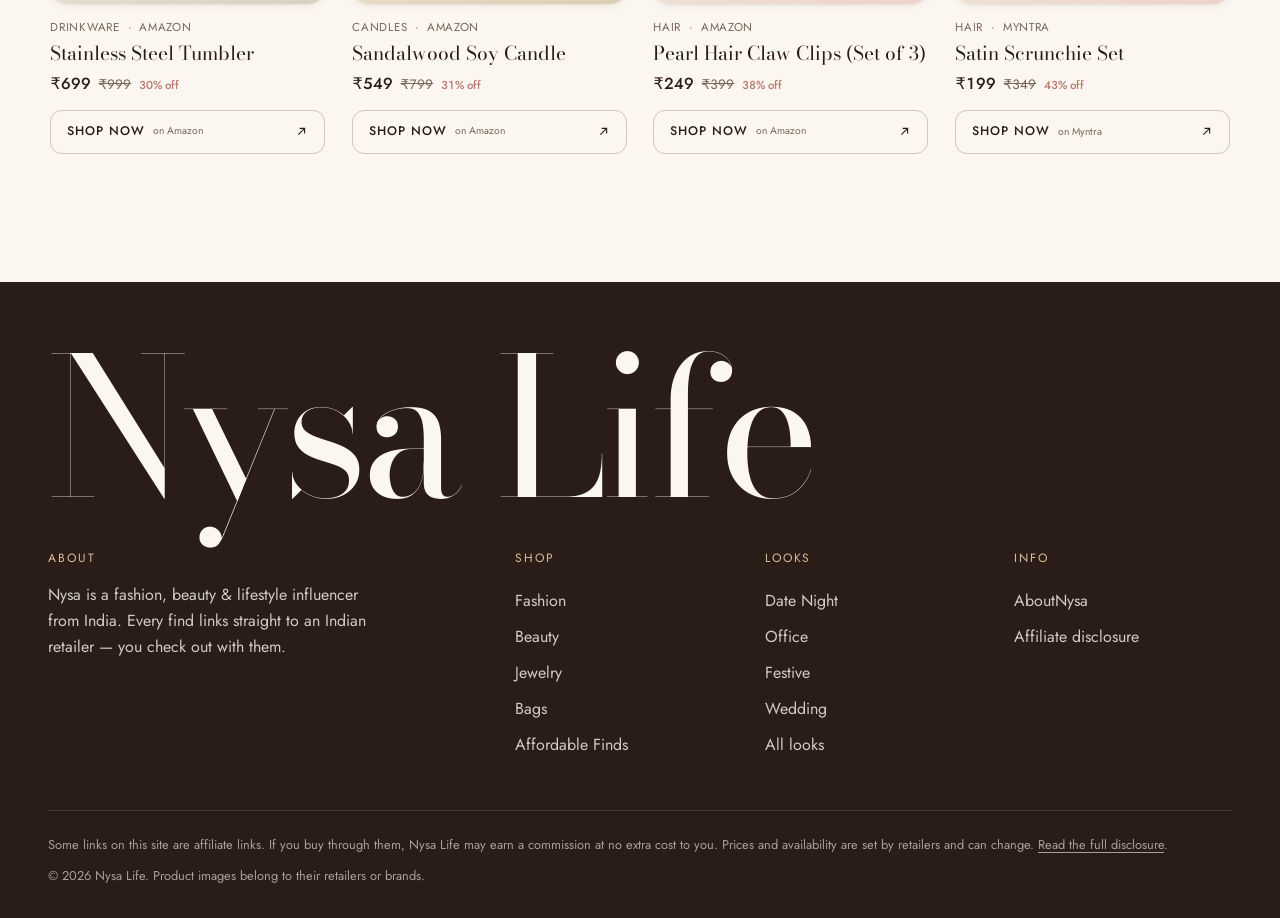
<file: shop.html>
<!doctype html>
<html lang="en-IN">
<head>
<meta charset="utf-8">
<meta name="viewport" content="width=device-width, initial-scale=1, viewport-fit=cover">
<title>Shop All Finds | Nysa Life</title>
<meta name="description" content="Browse fashion, beauty, jewelry, bags, shoes and home finds for India. Filter by budget, search by retailer, and shop straight from Myntra, Nykaa, AJIO and more.">
<meta name="theme-color" content="#fbf6ef">
<meta name="color-scheme" content="light">
<meta property="og:type" content="website">
<meta property="og:site_name" content="Nysa Life">
<meta property="og:title" content="Shop All Finds | Nysa Life">
<meta property="og:description" content="Browse fashion, beauty, jewelry, bags, shoes and home finds for India. Filter by budget, search by retailer, and shop straight from Myntra, Nykaa, AJIO and more.">
<meta property="og:image" content="assets/hero/hero-girl.webp">
<meta property="og:locale" content="en_IN">
<meta name="twitter:card" content="summary_large_image">
<link rel="icon" href="assets/icons/favicon.svg" type="image/svg+xml">
<link rel="preconnect" href="https://fonts.googleapis.com">
<link rel="preconnect" href="https://fonts.gstatic.com" crossorigin>
<link rel="preconnect" href="https://script.google.com">
<link rel="preconnect" href="https://script.googleusercontent.com" crossorigin>
<link rel="stylesheet" href="https://fonts.googleapis.com/css2?family=Bodoni+Moda:ital,opsz,wght@0,6..96,400..600;1,6..96,400&family=Jost:wght@300..600&display=swap">
<link rel="stylesheet" href="css/style.css">
<link rel="stylesheet" href="css/animations.css">
<link rel="stylesheet" href="css/responsive.css">
<script src="js/config.js"></script>
<script>
/* early boot: JS flag, hero image mode, image fallbacks before other scripts load */
(function(d){var h=d.documentElement;h.classList.add("js");
if(window.CONFIG&&CONFIG.HERO_IS_CUTOUT===false)h.classList.add("hero-photo");if(window.CONFIG&&CONFIG.HERO_FOCUS)h.style.setProperty("--hero-focus",CONFIG.HERO_FOCUS);
d.addEventListener("error",function(e){var i=e.target;if(!i||i.tagName!=="IMG")return;var f=i.getAttribute("data-fallback");
if(!f||i.getAttribute("data-failed"))return;i.setAttribute("data-failed","1");i.removeAttribute("srcset");
if(i.hasAttribute("data-hero-img"))h.classList.remove("hero-photo");i.src=f;},true);})(document);
</script>
<script type="application/ld+json">{"@context": "https://schema.org", "@type": "WebSite", "name": "Nysa Life", "description": "Fashion, beauty & lifestyle finds for India, curated by Indian fashion & lifestyle influencer Nysa.", "inLanguage": "en-IN"}</script>
</head>
<body data-page="shop">
<a class="skip" href="#main">Skip to content</a>
<header class="site-header">
  <div class="wrap">
    <a class="logo" href="index.html" aria-label="Nysa Life home"><span class="logo__mark" aria-hidden="true">A</span><span class="logo__word" data-brand translate="no">Nysa Life</span></a>
    <nav class="nav" aria-label="Main"><a href="index.html" data-nav="home">Home</a><a href="shop.html" data-nav="shop">Shop</a><a href="shop.html?category=fashion" data-nav="fashion" data-cat="fashion">Fashion</a><a href="shop.html?category=beauty" data-nav="beauty" data-cat="beauty">Beauty</a><a href="shop.html?category=jewelry" data-nav="jewelry" data-cat="jewelry">Jewelry</a><a href="shop.html?category=lifestyle" data-nav="lifestyle" data-cat="lifestyle">Lifestyle</a><a href="look.html" data-nav="look">Looks</a></nav>
    <div class="hdr-actions">
      <button class="icon-btn" type="button" data-open-search aria-label="Search finds (press /)"><svg viewBox="0 0 24 24" aria-hidden="true"><circle cx="11" cy="11" r="6.5"/><path d="M20 20l-4.2-4.2"/></svg></button>
      <a class="icon-btn hdr-saved" href="shop.html?view=saved" aria-label="Saved finds"><svg viewBox="0 0 24 24" aria-hidden="true"><path d="M12 20.3s-7.5-4.6-9.3-9.2C1.4 7.7 3.6 4.5 7 4.5c2 0 3.6 1.1 5 3 1.4-1.9 3-3 5-3 3.4 0 5.6 3.2 4.3 6.6-1.8 4.6-9.3 9.2-9.3 9.2z"/></svg><span class="badge-count" data-wish-count hidden></span></a>
      <span class="india-pill" title="Prices in INR, retailers that ship across India">India <span aria-hidden="true">🇮🇳</span></span>
    </div>
  </div>
</header>
<main id="main">

<div class="wrap page-head">
  <p class="kicker">The edit</p>
  <h1 class="h2" data-shop-title>All finds</h1>
  <p class="lede" data-shop-sub>Fashion, beauty &amp; lifestyle finds, updated straight from the edit.</p>
  <p class="status" data-status role="status" hidden></p>
</div>
<div class="toolbar">
  <div class="wrap">
    <div class="toolbar__row">
      <form id="shop-q-form" class="field" role="search">
        <label class="sr-only" for="shop-q">Search finds</label><svg viewBox="0 0 24 24" aria-hidden="true"><circle cx="11" cy="11" r="6.5"/><path d="M20 20l-4.2-4.2"/></svg>
        <input id="shop-q" name="q" type="search" placeholder="Search dresses, Nykaa, under 999…" autocomplete="off" enterkeyhint="search" spellcheck="false">
      </form>
      <label class="sr-only" for="shop-sort">Sort finds</label>
      <select class="select" id="shop-sort" name="sort">
        <option value="curated">Curated order</option><option value="price-asc">Price: low to high</option>
        <option value="price-desc">Price: high to low</option><option value="discount">Biggest savings</option>
      </select>
    </div>
    <div class="toolbar__row" style="margin-top:.6rem"><div class="chips" data-shop-cats role="group" aria-label="Category"></div></div>
    <div class="toolbar__row" style="margin-top:.5rem"><div class="chips" data-shop-budget role="group" aria-label="Budget">
      <button class="chip chip--sm" type="button" data-max="499" aria-pressed="false">Under ₹499</button>
      <button class="chip chip--sm" type="button" data-max="999" aria-pressed="false">Under ₹999</button>
      <button class="chip chip--sm" type="button" data-max="1499" aria-pressed="false">Under ₹1,499</button>
      <button class="chip chip--sm" type="button" data-max="2499" aria-pressed="false">Under ₹2,499</button>
      <button class="chip chip--sm" type="button" data-max="4999" aria-pressed="false">Under ₹4,999</button>
    </div></div>
  </div>
</div>
<section class="wrap" aria-label="Results">
  <div class="results-bar"><p data-shop-count aria-live="polite">Loading finds…</p><button class="link-btn" type="button" data-clear-filters hidden>Clear filters</button></div>
  <div class="grid" id="shop-grid" aria-busy="true"><div class="card card--skeleton" aria-hidden="true"><div class="card__media sk"></div><div class="card__body"><span class="sk sk--line"></span><span class="sk sk--line sk--w70"></span><span class="sk sk--line sk--w40"></span></div></div><div class="card card--skeleton" aria-hidden="true"><div class="card__media sk"></div><div class="card__body"><span class="sk sk--line"></span><span class="sk sk--line sk--w70"></span><span class="sk sk--line sk--w40"></span></div></div><div class="card card--skeleton" aria-hidden="true"><div class="card__media sk"></div><div class="card__body"><span class="sk sk--line"></span><span class="sk sk--line sk--w70"></span><span class="sk sk--line sk--w40"></span></div></div><div class="card card--skeleton" aria-hidden="true"><div class="card__media sk"></div><div class="card__body"><span class="sk sk--line"></span><span class="sk sk--line sk--w70"></span><span class="sk sk--line sk--w40"></span></div></div><div class="card card--skeleton" aria-hidden="true"><div class="card__media sk"></div><div class="card__body"><span class="sk sk--line"></span><span class="sk sk--line sk--w70"></span><span class="sk sk--line sk--w40"></span></div></div><div class="card card--skeleton" aria-hidden="true"><div class="card__media sk"></div><div class="card__body"><span class="sk sk--line"></span><span class="sk sk--line sk--w70"></span><span class="sk sk--line sk--w40"></span></div></div><div class="card card--skeleton" aria-hidden="true"><div class="card__media sk"></div><div class="card__body"><span class="sk sk--line"></span><span class="sk sk--line sk--w70"></span><span class="sk sk--line sk--w40"></span></div></div><div class="card card--skeleton" aria-hidden="true"><div class="card__media sk"></div><div class="card__body"><span class="sk sk--line"></span><span class="sk sk--line sk--w70"></span><span class="sk sk--line sk--w40"></span></div></div></div>
  <div style="height:var(--section)"></div>
</section>

</main>
<footer class="footer on-dark">
  <div class="wrap">
    <p class="footer__big" aria-hidden="true"><span data-brand translate="no">Nysa Life</span></p>
    <div class="footer__grid">
      <div>
        <h2>About</h2>
        <p style="max-width:34ch"><span data-creator>Nysa</span> is a fashion, beauty &amp; lifestyle influencer from India. Every find links straight to an Indian retailer — you check out with them.</p>
      </div>
      <div><h2>Shop</h2><ul>
        <li><a href="shop.html?category=fashion" data-cat="fashion">Fashion</a></li><li><a href="shop.html?category=beauty" data-cat="beauty">Beauty</a></li>
        <li><a href="shop.html?category=jewelry" data-cat="jewelry">Jewelry</a></li><li><a href="shop.html?category=bags" data-cat="bags">Bags</a></li>
        <li><a href="shop.html?category=affordable-finds" data-cat="affordable-finds">Affordable Finds</a></li></ul></div>
      <div><h2>Looks</h2><ul>
        <li><a href="look.html?look=date-night">Date Night</a></li><li><a href="look.html?look=office">Office</a></li>
        <li><a href="look.html?look=festive">Festive</a></li><li><a href="look.html?look=wedding">Wedding</a></li><li><a href="look.html">All looks</a></li></ul></div>
      <div><h2>Info</h2><ul>
        <li><a href="about.html">About <span data-creator>Nysa</span></a></li><li><a href="disclosure.html">Affiliate disclosure</a></li>
        <li><a href="#" data-social="instagram" target="_blank" rel="noopener">Instagram</a></li>
        <li><a href="#" data-social="youtube" target="_blank" rel="noopener">YouTube</a></li>
        <li><a href="#" data-social="pinterest" target="_blank" rel="noopener">Pinterest</a></li></ul></div>
    </div>
    <div class="footer__legal">
      <p>Some links on this site are affiliate links. If you buy through them, <span data-brand translate="no">Nysa Life</span> may earn a commission at no extra cost to you. Prices and availability are set by retailers and can change. <a href="disclosure.html">Read the full disclosure</a>.</p>
      <p>© <span data-year>2026</span> <span data-brand translate="no">Nysa Life</span>. Product images belong to their retailers or brands.</p>
    </div>
  </div>
</footer>
<nav class="tabbar" aria-label="Quick navigation"><ul><li><a href="index.html" data-nav="home"><svg viewBox="0 0 24 24" aria-hidden="true"><path d="M4 10.5L12 4l8 6.5V20h-5.5v-5.5h-5V20H4z"/></svg><span>Home</span></a></li><li><a href="shop.html" data-open-search role="button"><svg viewBox="0 0 24 24" aria-hidden="true"><circle cx="12" cy="12" r="8.5"/><path d="M15.5 8.5l-2 5-5 2 2-5z"/></svg><span>Discover</span></a></li><li><a href="shop.html" data-nav="shop fashion beauty jewelry lifestyle bags shoes home affordable-finds"><svg viewBox="0 0 24 24" aria-hidden="true"><path d="M5 8h14l-1 12H6z"/><path d="M9 8V6.5a3 3 0 016 0V8"/></svg><span>Shop</span></a></li><li><a href="look.html" data-nav="look"><svg viewBox="0 0 24 24" aria-hidden="true"><path d="M12 5a2 2 0 112 2c-1 0-2 .7-2 1.8v.7L3.5 15c-1 .7-.5 2 .6 2h15.8c1.1 0 1.6-1.3.6-2L12 9.5"/></svg><span>Looks</span></a></li><li><a href="shop.html?view=saved" data-nav="saved"><svg viewBox="0 0 24 24" aria-hidden="true"><path d="M12 20.3s-7.5-4.6-9.3-9.2C1.4 7.7 3.6 4.5 7 4.5c2 0 3.6 1.1 5 3 1.4-1.9 3-3 5-3 3.4 0 5.6 3.2 4.3 6.6-1.8 4.6-9.3 9.2-9.3 9.2z"/></svg><span>Saved</span><span class="badge-count" data-wish-count hidden></span></a></li><li class="tabbar__ink" aria-hidden="true" hidden></li></ul></nav>
<dialog id="quickview" class="qv" aria-labelledby="qv-title">
  <div class="qv__handle" aria-hidden="true"></div>
  <button class="qv__close" type="button" data-close-modal aria-label="Close quick view"><svg viewBox="0 0 24 24" aria-hidden="true"><path d="M6 6l12 12M18 6L6 18"/></svg></button>
  <div class="qv__content"></div>
</dialog>
<dialog id="search" class="search" aria-label="Search finds">
  <div class="search__inner">
    <form id="search-form" class="search__bar" role="search">
      <label class="sr-only" for="search-input">Search finds</label>
      <input id="search-input" name="q" type="search" placeholder="Dresses, Myntra, under 999…" autocomplete="off" enterkeyhint="search" spellcheck="false">
      <button type="button" class="icon-btn" data-close-search aria-label="Close search"><svg viewBox="0 0 24 24" aria-hidden="true"><path d="M6 6l12 12M18 6L6 18"/></svg></button>
    </form>
    <div class="search__meta"><span id="search-count" aria-live="polite"></span><a id="search-all" href="shop.html" hidden>See all</a></div>
    <div id="search-results"></div>
  </div>
</dialog>
<div id="toast" class="toast" role="status" aria-live="polite"></div>
<script src="js/analytics.js" defer></script>
<script src="js/api.js" defer></script>
<script src="js/wishlist.js" defer></script>
<script src="js/products.js" defer></script>
<script src="js/looks.js" defer></script>
<script src="js/animations.js" defer></script>
<script src="js/app.js" defer></script>
</body>
</html>
</file>
<file: css/style.css>
/* ==========================================================================
   NYSA LIFE EDIT — core styles (mobile-first). Breakpoints live in responsive.css.
   Palette: ivory · cream · champagne · blush · espresso · cocoa · wine
   ========================================================================== */
:root {
  --ivory: #fbf6ef;
  --cream: #f4ebdf;
  --sand: #eadcc8;
  --champagne: #d9bf98;
  --gold: #b08d57;
  --gold-ink: #7d6035;       /* AA on ivory */
  --blush: #f1d7cf;
  --blush-deep: #e6bfb4;
  --rose: #b97a70;
  --espresso: #2a1d18;
  --cocoa: #5b463b;
  --muted: #7a665a;
  --wine: #35191f;
  --wine-2: #4a242c;
  --line: rgba(42, 29, 24, 0.12);
  --line-strong: rgba(42, 29, 24, 0.22);

  --serif: "Bodoni Moda", "Didot", "Bodoni 72", "Playfair Display", Georgia, serif;
  --sans: "Jost", "Avenir Next", "Futura", "Segoe UI", system-ui, -apple-system, sans-serif;

  --r-media: 20px;
  --r-card: 22px;
  --r-sheet: 28px;
  --r-chip: 999px;
  --r-tag: 8px;

  --shadow-sm: 0 1px 2px rgba(58, 36, 26, 0.06), 0 4px 14px -6px rgba(58, 36, 26, 0.12);
  --shadow-md: 0 2px 6px rgba(58, 36, 26, 0.05), 0 18px 40px -18px rgba(58, 36, 26, 0.28);
  --shadow-lg: 0 30px 80px -30px rgba(53, 25, 31, 0.45);

  --ease: cubic-bezier(0.22, 1, 0.36, 1);
  --ease-in-out: cubic-bezier(0.65, 0, 0.35, 1);

  --gutter: clamp(1.1rem, 4vw, 3rem);
  --max: 1320px;
  --section: clamp(4.5rem, 10vw, 9rem);
  --header-h: 64px;
  --tabbar-h: 68px;

  color-scheme: light;
}

/* ---------- reset ---------- */
*, *::before, *::after { box-sizing: border-box; }
html { -webkit-text-size-adjust: 100%; scroll-padding-top: calc(var(--header-h) + 16px); }
body {
  margin: 0;
  background: var(--ivory);
  color: var(--espresso);
  font: 400 1rem/1.6 var(--sans);
  font-feature-settings: "kern", "liga";
  -webkit-font-smoothing: antialiased;
  overflow-x: clip;
  padding-bottom: calc(var(--tabbar-h) + env(safe-area-inset-bottom, 0px));
  -webkit-tap-highlight-color: rgba(185, 122, 112, 0.18);
  touch-action: manipulation;
}
html.has-modal body { overflow: hidden; }
img, svg { display: block; max-width: 100%; }
img { height: auto; }
button, input, select { font: inherit; color: inherit; }
button { cursor: pointer; background: none; border: 0; padding: 0; }
a { color: inherit; text-decoration-thickness: 1px; text-underline-offset: 3px; }
h1, h2, h3, h4 { margin: 0; font-weight: 400; text-wrap: balance; }
p { margin: 0; text-wrap: pretty; }
ul, ol { margin: 0; padding: 0; list-style: none; }
code { font-size: 0.9em; background: rgba(176, 141, 87, 0.14); padding: 0.1em 0.35em; border-radius: 4px; }
[hidden] { display: none !important; }
:focus-visible { outline: 2px solid var(--espresso); outline-offset: 3px; border-radius: 6px; }
.on-dark :focus-visible { outline-color: var(--champagne); }
::selection { background: var(--blush-deep); color: var(--espresso); }

.skip {
  position: fixed; left: 1rem; top: -60px; z-index: 200;
  background: var(--espresso); color: var(--ivory); padding: 0.7rem 1rem; border-radius: 10px;
  transition: top 0.2s var(--ease);
}
.skip:focus { top: 1rem; }
.sr-only { position: absolute !important; width: 1px; height: 1px; overflow: hidden; clip: rect(0 0 0 0); white-space: nowrap; }

.wrap { width: min(100% - 2 * var(--gutter), var(--max)); margin-inline: auto; }
.section { padding-block: var(--section); position: relative; }
.section--cream { background: var(--cream); }
.section--blush { background: linear-gradient(180deg, var(--blush) 0%, #f5e2da 100%); }
.section--wine { background: var(--wine); color: var(--ivory); }

/* ---------- type ---------- */
.display {
  font-family: var(--serif);
  font-optical-sizing: auto;
  font-weight: 400;
  letter-spacing: -0.025em;
  line-height: 0.95;
}
.h2 {
  font-family: var(--serif);
  font-size: clamp(2.1rem, 6.4vw, 4.4rem);
  line-height: 1;
  letter-spacing: -0.02em;
}
.lede { font-size: clamp(1rem, 1.6vw, 1.15rem); color: var(--cocoa); max-width: 34ch; line-height: 1.65; }
.on-dark .lede { color: rgba(251, 246, 239, 0.74); }
.kicker { font-size: 0.8rem; letter-spacing: 0.16em; text-transform: uppercase; color: var(--gold-ink); font-weight: 500; }
.on-dark .kicker { color: var(--champagne); }
.num { font-variant-numeric: tabular-nums; }

.sec-head { display: grid; gap: 1rem; margin-bottom: clamp(2rem, 5vw, 3.5rem); }
.sec-head--row { grid-template-columns: 1fr auto; align-items: end; }
.sec-head .lede { max-width: 42ch; }

/* ---------- buttons ---------- */
.btn {
  --px: 50%; --py: 50%;
  position: relative; isolation: isolate; overflow: hidden;
  display: inline-flex; align-items: center; justify-content: center; gap: 0.6rem;
  min-height: 52px; padding: 0 1.6rem;
  border-radius: var(--r-chip);
  font-size: 0.9rem; font-weight: 500; letter-spacing: 0.08em; text-transform: uppercase; text-decoration: none;
  transition: transform 0.35s var(--ease), background-color 0.3s var(--ease), color 0.3s var(--ease), box-shadow 0.35s var(--ease), border-color 0.3s;
  white-space: nowrap;
}
.btn svg { width: 16px; height: 16px; fill: none; stroke: currentColor; stroke-width: 1.8; transition: transform 0.35s var(--ease); }
.btn::after {
  content: ""; position: absolute; inset: 0; z-index: -1;
  background: radial-gradient(160px circle at var(--px) var(--py), rgba(255, 255, 255, 0.35), transparent 60%);
  opacity: 0; transition: opacity 0.35s;
}
.btn:active { transform: scale(0.97); }
.btn:active::after { opacity: 1; }
.btn--primary { background: var(--espresso); color: var(--ivory); box-shadow: 0 12px 30px -14px rgba(42, 29, 24, 0.7); }
.btn--primary::before {
  content: ""; position: absolute; inset: 0; z-index: -1;
  background: linear-gradient(110deg, transparent 20%, rgba(217, 191, 152, 0.45) 45%, transparent 70%);
  transform: translateX(-120%); transition: transform 0.8s var(--ease);
}
.btn--ghost { border: 1px solid var(--line-strong); color: var(--espresso); background: rgba(251, 246, 239, 0.4); }
.btn--light { background: var(--ivory); color: var(--espresso); }
.btn--block { width: 100%; }
@media (hover: hover) {
  .btn--primary:hover { background: #3a2a22; box-shadow: 0 18px 40px -16px rgba(42, 29, 24, 0.75); transform: translateY(-2px); }
  .btn--primary:hover::before { transform: translateX(120%); }
  .btn--ghost:hover { border-color: var(--espresso); background: var(--ivory); transform: translateY(-2px); }
  .btn:hover svg { transform: translate(2px, -2px); }
}

.chip {
  display: inline-flex; align-items: center; gap: 0.45rem;
  min-height: 44px; padding: 0 1.1rem; border-radius: var(--r-chip);
  border: 1px solid var(--line-strong); background: rgba(251, 246, 239, 0.6);
  font-size: 0.92rem; white-space: nowrap; text-decoration: none;
  transition: background-color 0.3s var(--ease), color 0.3s var(--ease), border-color 0.3s, transform 0.3s var(--ease);
}
.chip small { font-size: 0.72rem; color: var(--muted); font-variant-numeric: tabular-nums; }
.chip[aria-pressed="true"] { background: var(--espresso); color: var(--ivory); border-color: var(--espresso); }
.chip[aria-pressed="true"] small { color: var(--champagne); }
.chip--sm { min-height: 34px; padding: 0 0.8rem; font-size: 0.82rem; }
@media (hover: hover) { .chip:hover { border-color: var(--espresso); } }
.chip:active { transform: scale(0.96); }

/* ---------- header ---------- */
.site-header {
  position: sticky; top: 0; z-index: 60;
  height: calc(var(--header-h) + env(safe-area-inset-top, 0px));
  padding-top: env(safe-area-inset-top, 0px);
  transition: transform 0.45s var(--ease), background-color 0.35s, box-shadow 0.35s;
}
.site-header.is-scrolled {
  background: rgba(251, 246, 239, 0.82);
  -webkit-backdrop-filter: saturate(1.4) blur(16px); backdrop-filter: saturate(1.4) blur(16px);
  box-shadow: 0 1px 0 var(--line);
}
.site-header.is-hidden { transform: translateY(-100%); }
.site-header .wrap { height: var(--header-h); display: flex; align-items: center; gap: 1rem; }
.logo { display: inline-flex; align-items: baseline; gap: 0.5rem; text-decoration: none; margin-right: auto; }
.logo__mark {
  width: 30px; height: 30px; align-self: center; border-radius: 50% 50% 6px 6px;
  background: linear-gradient(160deg, var(--blush) 0%, var(--champagne) 100%);
  display: grid; place-items: center; font-family: var(--serif); font-size: 1rem; color: var(--espresso);
  box-shadow: inset 0 0 0 1px rgba(125, 96, 53, 0.25);
}
.logo__word { font-family: var(--serif); font-size: 1.35rem; letter-spacing: -0.01em; }
.nav { display: none; }
.nav a {
  position: relative; text-decoration: none; font-size: 0.92rem; color: var(--cocoa);
  padding: 0.6rem 0.2rem; transition: color 0.25s;
}
.nav a::after {
  content: ""; position: absolute; left: 0.2rem; right: 0.2rem; bottom: 0.25rem; height: 1px;
  background: var(--espresso); transform: scaleX(0); transform-origin: right; transition: transform 0.45s var(--ease);
}
.nav a[aria-current="page"], .nav a:hover { color: var(--espresso); }
.nav a[aria-current="page"]::after, .nav a:hover::after { transform: scaleX(1); transform-origin: left; }
.hdr-actions { display: flex; align-items: center; gap: 0.25rem; }
.icon-btn {
  position: relative; width: 44px; height: 44px; border-radius: 50%;
  display: grid; place-items: center; text-decoration: none;
  transition: background-color 0.25s;
}
.icon-btn svg { width: 22px; height: 22px; fill: none; stroke: currentColor; stroke-width: 1.5; }
@media (hover: hover) { .icon-btn:hover { background: rgba(42, 29, 24, 0.06); } }
.badge-count {
  position: absolute; top: 4px; right: 3px; min-width: 18px; height: 18px; padding: 0 5px;
  border-radius: 9px; background: var(--rose); color: #fff; font-size: 0.68rem; line-height: 18px; text-align: center;
  font-variant-numeric: tabular-nums; animation: countPop 0.45s var(--ease);
}
.india-pill {
  display: none; align-items: center; gap: 0.35rem; min-height: 36px; padding: 0 0.85rem;
  border: 1px solid var(--line); border-radius: var(--r-chip); font-size: 0.8rem; color: var(--cocoa);
}

/* ---------- status + toast ---------- */
.status {
  position: relative; z-index: 5;
  margin: 0.25rem auto 0; width: min(100% - 2 * var(--gutter), var(--max));
  display: flex; align-items: center; justify-content: center; gap: 0.5rem; flex-wrap: wrap;
  padding: 0.55rem 1rem; border-radius: 12px; font-size: 0.82rem; text-align: center;
  background: rgba(217, 191, 152, 0.22); color: var(--cocoa);
}
.status[data-kind="demo"] { background: rgba(241, 215, 207, 0.7); }
.status button { text-decoration: underline; text-underline-offset: 3px; color: var(--espresso); min-height: 32px; }
.toast {
  position: fixed; left: 50%; bottom: calc(var(--tabbar-h) + env(safe-area-inset-bottom, 0px) + 14px); z-index: 120;
  display: flex; align-items: center; gap: 1rem; padding: 0.8rem 1.1rem;
  background: var(--espresso); color: var(--ivory); border-radius: 14px; font-size: 0.88rem; box-shadow: var(--shadow-lg);
  transform: translate(-50%, 20px); opacity: 0; pointer-events: none;
  transition: transform 0.4s var(--ease), opacity 0.3s;
}
.toast a { color: var(--champagne); font-weight: 500; }
.toast.is-on { transform: translate(-50%, 0); opacity: 1; pointer-events: auto; }

/* ==========================================================================
   HERO — 2.5D layered scene
   ========================================================================== */
.hero {
  position: relative; isolation: isolate; overflow: hidden;
  min-height: calc(100svh - var(--header-h));
  margin-top: calc(-1 * var(--header-h) - env(safe-area-inset-top, 0px));
  padding-top: calc(var(--header-h) + env(safe-area-inset-top, 0px));
  background:
    radial-gradient(120% 70% at 85% 10%, rgba(241, 215, 207, 0.7), transparent 60%),
    radial-gradient(90% 60% at 0% 100%, rgba(234, 220, 200, 0.8), transparent 60%),
    var(--ivory);
  display: grid;
}
.hero::before { /* paper grain */
  content: ""; position: absolute; inset: 0; z-index: -1; opacity: 0.35; pointer-events: none;
  background-image: url("data:image/svg+xml,%3Csvg xmlns='http://www.w3.org/2000/svg' width='160' height='160'%3E%3Cfilter id='n'%3E%3CfeTurbulence type='fractalNoise' baseFrequency='.85' numOctaves='2' stitchTiles='stitch'/%3E%3CfeColorMatrix values='0 0 0 0 .35 0 0 0 0 .25 0 0 0 0 .2 0 0 0 .09 0'/%3E%3C/filter%3E%3Crect width='100%25' height='100%25' filter='url(%23n)'/%3E%3C/svg%3E");
}
.hero__inner { position: relative; display: grid; grid-template-rows: auto 1fr; }
.hero__copy { position: relative; z-index: 4; padding: 1.2rem 0 1rem; }
.hero__label {
  display: inline-flex; align-items: center; gap: 0.55rem;
  font-size: 0.72rem; letter-spacing: 0.2em; text-transform: uppercase; color: var(--gold-ink); font-weight: 500;
}
.hero__label::before { content: ""; width: 26px; height: 1px; background: currentColor; }
.hero__title {
  margin-top: 1rem;
  font-size: clamp(3.1rem, 14.5vw, 8.4rem);
}
.hero__title .line { display: block; overflow: hidden; padding-bottom: 0.06em; }
.hero__title .line > span { display: inline-block; }
.hero__sub { margin-top: 1.1rem; }
.hero__ctas { display: flex; flex-wrap: wrap; gap: 0.7rem; margin-top: 1.6rem; }
.hero__meta { display: flex; align-items: center; gap: 1rem; margin-top: 1.5rem; flex-wrap: wrap; }
.made-in {
  display: inline-flex; align-items: center; gap: 0.5rem; min-height: 34px; padding: 0 0.9rem;
  border-radius: var(--r-chip); background: rgba(255, 255, 255, 0.55); border: 1px solid var(--line);
  font-size: 0.82rem; color: var(--cocoa);
  -webkit-backdrop-filter: blur(8px); backdrop-filter: blur(8px);
}
.ai-note { font-size: 0.78rem; color: var(--muted); }

.hero__stage { position: relative; min-height: 440px; perspective: 1400px; }
.scene { position: absolute; inset: 0; transform-style: preserve-3d; will-change: transform; }
.layer { position: absolute; will-change: transform; }
.layer--glow {
  inset: 6% -10% 0; border-radius: 50%;
  background: radial-gradient(closest-side, rgba(241, 215, 207, 0.95), rgba(217, 191, 152, 0.45) 55%, transparent 78%);
  filter: blur(8px);
}
.layer--word {
  inset: auto -6% 30% -6%; text-align: center; pointer-events: none; user-select: none;
  font-family: var(--serif); font-style: italic; font-size: clamp(9rem, 44vw, 26rem); line-height: 0.8;
  color: transparent; -webkit-text-stroke: 1px rgba(176, 141, 87, 0.35);
}
.layer--arch {
  left: 50%; bottom: 0; width: min(78%, 420px); height: 82%; translate: -50% 0;
  border-radius: 999px 999px 0 0;
  background:
    radial-gradient(80% 50% at 50% 20%, rgba(255, 255, 255, 0.65), transparent 70%),
    linear-gradient(180deg, #f3e1d3 0%, var(--champagne) 100%);
  box-shadow: inset 0 0 0 1px rgba(125, 96, 53, 0.18), inset 0 -60px 80px -40px rgba(125, 96, 53, 0.3);
}
.layer--arch::after { /* inner arch line — jharokha echo */
  content: ""; position: absolute; inset: 14px 14px 0; border-radius: inherit;
  border: 1px solid rgba(251, 246, 239, 0.7); border-bottom: 0;
}
.layer--particles { inset: 0; }
.layer--particles i {
  position: absolute; border-radius: 50%;
  background: radial-gradient(circle, #fff 0%, rgba(217, 191, 152, 0.9) 45%, transparent 70%);
  animation: sparkle 14s var(--ease-in-out) infinite;
}
.layer--girl { left: 50%; bottom: 0; width: min(92%, 520px); height: 96%; translate: -50% 0; }
.girl { position: relative; width: 100%; height: 100%; transform-origin: 50% 100%; animation: breathe 7s var(--ease-in-out) infinite; }
.girl img {
  position: absolute; inset: 0; width: 100%; height: 100%;
  object-fit: contain; object-position: 50% 100%;
  filter: drop-shadow(0 30px 30px rgba(74, 36, 44, 0.18)) drop-shadow(0 4px 6px rgba(74, 36, 44, 0.1));
}
.girl__shadow {
  position: absolute; left: 18%; right: 18%; bottom: -2%; height: 8%;
  background: radial-gradient(closest-side, rgba(53, 25, 31, 0.28), transparent); filter: blur(6px);
}
html.hero-photo .girl { width: min(78%, 420px); height: 82%; margin: auto auto 0; position: absolute; left: 50%; bottom: 0; translate: -50% 0; border-radius: 999px 999px 0 0; overflow: hidden; }
html.hero-photo .layer--girl { width: 100%; }
html.hero-photo .girl img { object-fit: cover; object-position: var(--hero-focus, 50% 15%); filter: none; }
html.hero-photo .layer--arch { display: none; }

.acc { position: absolute; width: var(--s, 70px); z-index: 3; pointer-events: none; }
.acc > span { display: block; animation: floaty var(--d, 9s) var(--ease-in-out) infinite; animation-delay: var(--delay, 0s); }
.acc svg { width: 100%; height: auto; filter: drop-shadow(0 16px 18px rgba(74, 36, 44, 0.22)); }
.acc--bag { --s: 78px; left: 2%; top: 34%; --d: 10s; }
.acc--perfume { --s: 52px; right: 4%; top: 18%; --d: 8s; --delay: -2s; }
.acc--jhumka { --s: 40px; right: 12%; top: 52%; --d: 7s; --delay: -4s; }
.acc--glasses { --s: 72px; left: 8%; top: 12%; --d: 11s; --delay: -1s; }
.acc--heel { --s: 70px; right: 0; bottom: 10%; --d: 9s; --delay: -3s; }

.hero-find {
  position: absolute; z-index: 6; left: 0; bottom: 1.2rem;
  padding: 0.55rem; padding-right: 1rem; border-radius: 18px;
  background: rgba(251, 246, 239, 0.72); border: 1px solid rgba(255, 255, 255, 0.7);
  -webkit-backdrop-filter: blur(16px) saturate(1.3); backdrop-filter: blur(16px) saturate(1.3);
  box-shadow: var(--shadow-md); max-width: 270px;
}
.hero-find__label { position: absolute; top: -10px; left: 14px; font-size: 0.66rem; letter-spacing: 0.14em; text-transform: uppercase; background: var(--espresso); color: var(--ivory); padding: 3px 8px; border-radius: 6px; }
.hero-find__btn { display: flex; align-items: center; gap: 0.75rem; text-align: left; min-height: 44px; }
.hero-find__img { width: 52px; aspect-ratio: 4 / 5; border-radius: 10px; overflow: hidden; flex: none; background: var(--cream); }
.hero-find__img img { width: 100%; height: 100%; object-fit: cover; }
.hero-find__txt { display: grid; min-width: 0; }
.hero-find__name { font-size: 0.86rem; line-height: 1.3; overflow: hidden; display: -webkit-box; -webkit-line-clamp: 2; -webkit-box-orient: vertical; }
.hero-find__price { font-size: 0.78rem; color: var(--muted); font-variant-numeric: tabular-nums; }

.scroll-cue { display: none; }

/* ==========================================================================
   PRODUCT CARDS
   ========================================================================== */
.grid { display: grid; grid-template-columns: repeat(2, minmax(0, 1fr)); gap: 1.6rem 0.9rem; }
.card {
  --rx: 0deg; --ry: 0deg; --gx: 50%; --gy: 50%;
  position: relative; display: flex; flex-direction: column; min-width: 0;
  transform: perspective(900px) rotateX(var(--rx)) rotateY(var(--ry));
  transition: transform 0.5s var(--ease);
}
.card__media {
  position: relative; aspect-ratio: 4 / 5; border-radius: var(--r-media); overflow: hidden;
  background: var(--cream); box-shadow: var(--shadow-sm);
  transition: box-shadow 0.5s var(--ease), transform 0.5s var(--ease);
}
.card__media::after { /* specular sheen follows cursor */
  content: ""; position: absolute; inset: 0; pointer-events: none; opacity: 0;
  background: radial-gradient(420px circle at var(--gx) var(--gy), rgba(255, 255, 255, 0.28), transparent 45%);
  transition: opacity 0.4s;
}
.card__open { display: block; width: 100%; height: 100%; }
.card__media img { width: 100%; height: 100%; object-fit: cover; transition: transform 1.1s var(--ease), opacity 0.6s; }
.card__badge {
  position: absolute; left: 0.6rem; top: 0.6rem; padding: 0.25rem 0.55rem; border-radius: var(--r-tag);
  font-size: 0.68rem; letter-spacing: 0.08em; text-transform: uppercase; background: rgba(251, 246, 239, 0.86); color: var(--espresso);
  -webkit-backdrop-filter: blur(8px); backdrop-filter: blur(8px);
}
.wish {
  position: absolute; right: 0.5rem; top: 0.5rem; width: 44px; height: 44px; border-radius: 50%;
  display: grid; place-items: center; background: rgba(251, 246, 239, 0.84);
  -webkit-backdrop-filter: blur(8px); backdrop-filter: blur(8px);
  transition: transform 0.3s var(--ease), background-color 0.3s;
}
.wish svg { width: 20px; height: 20px; fill: transparent; stroke: var(--espresso); stroke-width: 1.6; transition: fill 0.3s, stroke 0.3s; }
.wish[aria-pressed="true"] svg { fill: var(--rose); stroke: var(--rose); }
.wish:active { transform: scale(0.88); }
.card__body { display: grid; gap: 0.35rem; padding: 0.85rem 0.15rem 0; }
.card__meta { display: flex; gap: 0.5rem; font-size: 0.72rem; letter-spacing: 0.06em; text-transform: uppercase; color: var(--muted); min-width: 0; }
.card__meta span { overflow: hidden; text-overflow: ellipsis; white-space: nowrap; }
.card__meta span + span::before { content: "·"; margin-right: 0.5rem; }
.card__title { font-family: var(--serif); font-size: clamp(1.02rem, 2.8vw, 1.2rem); line-height: 1.22; }
.card__title button { text-align: left; display: -webkit-box; -webkit-line-clamp: 2; -webkit-box-orient: vertical; overflow: hidden; }
.price { display: flex; align-items: baseline; gap: 0.5rem; flex-wrap: wrap; font-variant-numeric: tabular-nums; }
.price__now { font-weight: 500; font-size: 1rem; }
.price__was { color: var(--muted); font-size: 0.85rem; }
.price__off { font-size: 0.72rem; color: var(--rose); font-weight: 500; }
.card__cta {
  display: flex; align-items: center; justify-content: space-between; gap: 0.5rem;
  margin-top: 0.5rem; min-height: 44px; padding: 0 0.95rem; border-radius: 12px;
  border: 1px solid var(--line-strong); text-decoration: none;
  font-size: 0.78rem; font-weight: 500; letter-spacing: 0.08em; text-transform: uppercase;
  transition: background-color 0.3s var(--ease), color 0.3s var(--ease), border-color 0.3s;
}
.card__cta small { display: none; text-transform: none; letter-spacing: 0; font-weight: 400; color: var(--muted); margin-right: auto; transition: color 0.3s; }
.card__cta svg { width: 15px; height: 15px; fill: none; stroke: currentColor; stroke-width: 1.8; flex: none; transition: transform 0.35s var(--ease); }
.card__cta:active { background: var(--espresso); color: var(--ivory); }
.is-disabled { opacity: 0.5; cursor: not-allowed; justify-content: center; }
@media (hover: hover) and (pointer: fine) {
  .card:hover .card__media { box-shadow: var(--shadow-md); transform: translateY(-6px); }
  .card:hover .card__media::after { opacity: 1; }
  .card:hover .card__media img { transform: scale(1.06); }
  a.card__cta:hover { background: var(--espresso); color: var(--ivory); border-color: var(--espresso); }
  a.card__cta:hover small { color: var(--champagne); }
  a.card__cta:hover svg { transform: translate(2px, -2px); }
  .wish:hover { transform: scale(1.08); }
}
.media.is-placeholder img, img[data-ph] { opacity: 0.96; }

/* skeletons */
.card--skeleton .card__media { box-shadow: none; }
.sk { position: relative; overflow: hidden; background: rgba(217, 191, 152, 0.22); }
.sk::after { content: ""; position: absolute; inset: 0; background: linear-gradient(100deg, transparent 30%, rgba(255, 255, 255, 0.55) 50%, transparent 70%); transform: translateX(-100%); animation: shimmer 1.6s infinite; }
.sk--line { display: block; height: 12px; border-radius: 6px; margin-top: 0.3rem; }
.sk--w70 { width: 70%; } .sk--w40 { width: 40%; }

/* editorial (featured) */
.bento { display: grid; grid-template-columns: repeat(2, minmax(0, 1fr)); gap: 1.6rem 0.9rem; }
.bento .card--editorial:first-child { grid-column: 1 / -1; }
.bento .card--editorial:first-child .card__media { aspect-ratio: 4 / 4.4; }
.bento .card--editorial:first-child .card__title { font-size: clamp(1.5rem, 5vw, 2.3rem); }
.card--editorial .card__media { border-radius: var(--r-card); }

/* rail */
.rail { position: relative; }
.rail__track {
  display: grid; grid-auto-flow: column; grid-auto-columns: minmax(64%, 1fr); gap: 0.9rem;
  overflow-x: auto; overscroll-behavior-x: contain; scroll-snap-type: x mandatory; scroll-padding-inline: var(--gutter);
  padding: 0.6rem var(--gutter) 1.5rem; margin-inline: calc(-1 * var(--gutter));
  scrollbar-width: none; -webkit-overflow-scrolling: touch;
}
.rail__track::-webkit-scrollbar { display: none; }
.rail__track > * { scroll-snap-align: start; }
.rail__track.is-dragging { scroll-snap-type: none; cursor: grabbing; user-select: none; }
.rail__track.is-dragging * { pointer-events: none; }
.rail__nav { display: flex; gap: 0.5rem; }
.arrow-btn {
  width: 48px; height: 48px; border-radius: 50%; border: 1px solid var(--line-strong);
  display: grid; place-items: center; transition: background-color 0.3s, color 0.3s, opacity 0.3s, transform 0.3s var(--ease);
}
.arrow-btn svg { width: 18px; height: 18px; fill: none; stroke: currentColor; stroke-width: 1.6; }
.arrow-btn:disabled { opacity: 0.3; cursor: default; }
@media (hover: hover) { .arrow-btn:not(:disabled):hover { background: var(--espresso); color: var(--ivory); } }
.rail__progress { height: 2px; background: var(--line); border-radius: 2px; overflow: hidden; }
.rail__progress span { display: block; height: 100%; background: var(--espresso); transform-origin: left; transform: scaleX(0.2); transition: transform 0.2s linear; }

/* ==========================================================================
   SHOP HER LOOK
   ========================================================================== */
.look { display: grid; gap: 2rem; }
.look__stage { position: relative; --tint: #6e3b42; }
.look-figure {
  position: relative; margin: 0; aspect-ratio: 4 / 5; border-radius: 999px 999px var(--r-card) var(--r-card); overflow: hidden;
  background: linear-gradient(180deg, var(--blush) 0%, var(--champagne) 100%);
  box-shadow: var(--shadow-md);
}
.look-figure img { width: 100%; height: 100%; object-fit: cover; }
.look-figure::after { content: ""; position: absolute; inset: 0; background: linear-gradient(180deg, transparent 55%, color-mix(in srgb, var(--tint) 55%, transparent)); mix-blend-mode: multiply; pointer-events: none; }
.look-figure figcaption { position: absolute; left: 1rem; bottom: 1rem; z-index: 2; }
.look-figure__label { display: inline-block; padding: 0.4rem 0.8rem; border-radius: var(--r-chip); background: rgba(251, 246, 239, 0.86); font-size: 0.8rem; -webkit-backdrop-filter: blur(8px); backdrop-filter: blur(8px); }
.look-pins { position: absolute; right: -0.4rem; top: 12%; display: grid; gap: 0.6rem; }
.look-pin { width: 64px; aspect-ratio: 4 / 5; border-radius: 12px; overflow: hidden; border: 3px solid var(--ivory); box-shadow: var(--shadow-md); background: var(--cream); rotate: calc((var(--k) - 1) * 4deg); }
.look-pin img { width: 100%; height: 100%; object-fit: cover; }
.tabs { position: relative; display: flex; gap: 0.25rem; overflow-x: auto; scrollbar-width: none; margin-inline: calc(-1 * var(--gutter)); padding: 0 var(--gutter) 0.6rem; border-bottom: 1px solid var(--line); }
.tabs::-webkit-scrollbar { display: none; }
.tab { flex: none; min-height: 44px; padding: 0 0.9rem; font-size: 0.92rem; color: var(--muted); transition: color 0.3s; }
.tab[aria-selected="true"] { color: var(--espresso); }
.tab__ink { position: absolute; left: 0; bottom: -1px; height: 2px; background: var(--espresso); transition: transform 0.5s var(--ease), width 0.5s var(--ease); }
.look__panel { display: grid; gap: 1rem; align-content: start; transition: opacity 0.25s, transform 0.35s var(--ease); }
#shop-her-look.is-switching .look__panel [data-look-items],
#shop-her-look.is-switching .look__stage { opacity: 0; transform: translateY(8px); }
[data-look-items], .look__stage { transition: opacity 0.25s, transform 0.4s var(--ease); }
.look-title { font-family: var(--serif); font-size: clamp(2.2rem, 7vw, 3.6rem); line-height: 1; margin-top: 0.5rem; }
.look-caption { color: var(--cocoa); max-width: 40ch; margin-top: 0.5rem; }
.look-list { margin-top: 1.2rem; border-top: 1px solid var(--line); }
.look-row { display: grid; grid-template-columns: 52px minmax(0, 1fr) auto; align-items: center; gap: 0.3rem 0.9rem; padding: 0.8rem 0; border-bottom: 1px solid var(--line); }
.look-row__thumb { width: 52px; aspect-ratio: 4 / 5; border-radius: 10px; overflow: hidden; background: var(--cream); grid-row: span 2; }
.look-row__thumb img { width: 100%; height: 100%; object-fit: cover; }
.look-row__info { display: grid; min-width: 0; }
.look-row__name { text-align: left; font-size: 0.95rem; line-height: 1.3; overflow: hidden; text-overflow: ellipsis; white-space: nowrap; }
.look-row__retailer { font-size: 0.75rem; color: var(--muted); }
.look-row__price { font-variant-numeric: tabular-nums; font-weight: 500; justify-self: end; }
.look-row__cta { grid-column: 2 / -1; justify-self: start; display: inline-flex; align-items: center; gap: 0.35rem; min-height: 36px; font-size: 0.78rem; letter-spacing: 0.08em; text-transform: uppercase; text-decoration: none; color: var(--gold-ink); }
.look-row__cta small { display: none; }
.look-row__cta svg { width: 14px; height: 14px; fill: none; stroke: currentColor; stroke-width: 1.8; }
.look-total { display: flex; justify-content: space-between; align-items: baseline; padding: 1rem 0 0.4rem; font-size: 0.9rem; color: var(--cocoa); }
.look-total strong { font-family: var(--serif); font-size: 1.6rem; font-weight: 400; color: var(--espresso); font-variant-numeric: tabular-nums; }

/* ==========================================================================
   MOODS (dark band)
   ========================================================================== */
.moods { display: grid; grid-template-columns: repeat(2, minmax(0, 1fr)); gap: 0.8rem; }
.mood {
  --tint: #6e3b42;
  position: relative; isolation: isolate; display: block; overflow: hidden; aspect-ratio: 3 / 4;
  border-radius: 200px 200px 18px 18px; text-decoration: none; color: var(--ivory);
  background: var(--wine-2);
}
.mood__media { position: absolute; inset: 0; z-index: -2; }
.mood__media img { width: 100%; height: 100%; object-fit: cover; filter: grayscale(0.25) contrast(1.05); transition: transform 1.2s var(--ease), filter 0.8s; }
.mood__veil { position: absolute; inset: 0; z-index: -1; background: linear-gradient(180deg, color-mix(in srgb, var(--tint) 20%, transparent) 0%, color-mix(in srgb, var(--tint) 88%, #1a0c0f) 100%); }
.mood__text { position: absolute; left: 0; right: 0; bottom: 0; padding: 1rem; display: grid; gap: 0.15rem; }
.mood__title { font-family: var(--serif); font-size: clamp(1.35rem, 4.6vw, 2rem); line-height: 1.05; }
.mood__count { font-size: 0.75rem; letter-spacing: 0.08em; text-transform: uppercase; color: rgba(251, 246, 239, 0.75); }
.mood.is-soon { opacity: 0.55; }
@media (hover: hover) {
  a.mood:hover .mood__media img { transform: scale(1.07); filter: grayscale(0) contrast(1.05); }
}

/* ==========================================================================
   BUDGET
   ========================================================================== */
.budget-head { display: grid; gap: 1.2rem; margin-bottom: 2rem; }
.budget-title { font-family: var(--serif); font-size: clamp(2.5rem, 9.5vw, 6.2rem); line-height: 0.92; letter-spacing: -0.03em; }
.budget-title span { display: block; }
.budget-title span + span { padding-left: 12%; color: var(--rose); }
.chips { display: flex; gap: 0.5rem; overflow-x: auto; scrollbar-width: none; margin-inline: calc(-1 * var(--gutter)); padding: 0.2rem var(--gutter); }
.chips::-webkit-scrollbar { display: none; }
.budget-foot { display: flex; align-items: center; justify-content: space-between; gap: 1rem; flex-wrap: wrap; margin-top: 2rem; }
.budget-count { font-size: 0.9rem; color: var(--cocoa); }

/* ==========================================================================
   FEED (9:16)
   ========================================================================== */
.feed {
  display: grid; grid-auto-flow: column; grid-auto-columns: 72%; gap: 0.9rem;
  overflow-x: auto; scroll-snap-type: x mandatory; scrollbar-width: none;
  margin-inline: calc(-1 * var(--gutter)); padding: 0.4rem var(--gutter) 1rem; scroll-padding-inline: var(--gutter);
}
.feed::-webkit-scrollbar { display: none; }
.post {
  --tint: #6e3b42;
  position: relative; isolation: isolate; aspect-ratio: 9 / 16; border-radius: var(--r-card); overflow: hidden;
  scroll-snap-align: start; color: var(--ivory); background: var(--wine-2); box-shadow: var(--shadow-md);
}
.post__media { position: absolute; inset: 0; z-index: -2; }
.post__media img { width: 100%; height: 100%; object-fit: cover; }
.post__veil { position: absolute; inset: 0; background: linear-gradient(180deg, rgba(26, 12, 15, 0.35) 0%, transparent 22%, transparent 45%, color-mix(in srgb, var(--tint) 70%, #120709) 100%); }
.post__top { position: absolute; top: 0; left: 0; right: 0; display: flex; align-items: center; gap: 0.5rem; padding: 0.9rem; font-size: 0.8rem; }
.post__avatar { width: 28px; height: 28px; border-radius: 50%; background: linear-gradient(140deg, var(--blush), var(--champagne)); box-shadow: 0 0 0 2px rgba(251, 246, 239, 0.8); }
.post__handle { font-weight: 500; }
.post__ai { margin-left: auto; font-size: 0.66rem; letter-spacing: 0.1em; text-transform: uppercase; padding: 3px 7px; border-radius: 6px; background: rgba(251, 246, 239, 0.18); -webkit-backdrop-filter: blur(6px); backdrop-filter: blur(6px); }
.post__bottom { position: absolute; left: 0; right: 0; bottom: 0; padding: 1rem; display: grid; gap: 0.7rem; }
.post__caption { font-family: var(--serif); font-size: 1.15rem; line-height: 1.25; }
.post__tags { display: flex; flex-wrap: wrap; gap: 0.35rem; }
.post__tags button { min-height: 32px; padding: 0 0.6rem; border-radius: var(--r-tag); font-size: 0.72rem; background: rgba(251, 246, 239, 0.16); border: 1px solid rgba(251, 246, 239, 0.28); -webkit-backdrop-filter: blur(6px); backdrop-filter: blur(6px); font-variant-numeric: tabular-nums; }
.post__cta { display: flex; align-items: center; justify-content: space-between; min-height: 46px; padding: 0 1rem; border-radius: 12px; background: var(--ivory); color: var(--espresso); text-decoration: none; font-size: 0.8rem; font-weight: 500; letter-spacing: 0.08em; text-transform: uppercase; }
.post__cta svg { width: 15px; height: 15px; fill: none; stroke: currentColor; stroke-width: 1.8; }

/* ==========================================================================
   CATEGORY INDEX
   ========================================================================== */
.cat-index { border-top: 1px solid var(--line); }
.cat-row {
  position: relative; display: grid; grid-template-columns: minmax(0, 1fr) auto 28px; align-items: center; gap: 1rem;
  padding: 1.1rem 0; border-bottom: 1px solid var(--line); text-decoration: none;
}
.cat-row__name { font-family: var(--serif); font-size: clamp(1.6rem, 6vw, 3.4rem); line-height: 1; transition: transform 0.6s var(--ease), color 0.3s; }
.cat-row__count { font-size: 0.78rem; letter-spacing: 0.08em; text-transform: uppercase; color: var(--muted); font-variant-numeric: tabular-nums; }
.cat-row__arrow svg { width: 22px; height: 22px; fill: none; stroke: currentColor; stroke-width: 1.4; transition: transform 0.5s var(--ease); }
.cat-row__peek { display: none; }

/* ==========================================================================
   CREATOR
   ========================================================================== */
.creator { display: grid; gap: 2.5rem; align-items: center; }
.creator__art { position: relative; max-width: 420px; }
.creator__frame { aspect-ratio: 4 / 5; border-radius: 999px 999px 24px 24px; overflow: hidden; background: linear-gradient(180deg, var(--wine-2), #5e2f37); box-shadow: 0 0 0 1px rgba(217, 191, 152, 0.3), var(--shadow-lg); }
.creator__frame img { width: 100%; height: 100%; object-fit: contain; object-position: 50% 100%; }
html.hero-photo .creator__frame img { object-fit: cover; object-position: var(--hero-focus, 50% 15%); }
.creator__tag { position: absolute; right: -0.5rem; bottom: 12%; padding: 0.55rem 0.9rem; border-radius: 12px; background: var(--ivory); color: var(--espresso); font-size: 0.8rem; box-shadow: var(--shadow-md); rotate: -4deg; }
.creator__copy { display: grid; gap: 1.2rem; }
.creator__facts { display: grid; gap: 0.9rem; margin-top: 0.6rem; }
.creator__facts li { display: grid; grid-template-columns: 22px 1fr; gap: 0.8rem; color: rgba(251, 246, 239, 0.82); font-size: 0.96rem; }
.creator__facts svg { width: 20px; height: 20px; fill: none; stroke: var(--champagne); stroke-width: 1.6; margin-top: 3px; }

/* ---------- disclosure band ---------- */
.disclose { border-block: 1px solid var(--line); padding-block: 1.6rem; }
.disclose p { font-size: 0.88rem; color: var(--cocoa); max-width: 80ch; }
.disclose a { color: var(--espresso); }

/* ---------- footer ---------- */
.footer { padding: 4rem 0 2rem; background: var(--espresso); color: rgba(251, 246, 239, 0.8); }
.footer__big { font-family: var(--serif); font-size: clamp(3rem, 16vw, 12rem); line-height: 0.85; color: var(--ivory); letter-spacing: -0.03em; margin-bottom: 2.5rem; }
.footer__grid { display: grid; grid-template-columns: repeat(2, minmax(0, 1fr)); gap: 2rem; }
.footer h2 { font-size: 0.75rem; letter-spacing: 0.16em; text-transform: uppercase; color: var(--champagne); margin-bottom: 0.9rem; font-family: var(--sans); }
.footer li a { display: inline-flex; min-height: 36px; align-items: center; text-decoration: none; }
.footer li a:hover { color: var(--ivory); text-decoration: underline; }
.footer__legal { margin-top: 3rem; padding-top: 1.5rem; border-top: 1px solid rgba(251, 246, 239, 0.12); font-size: 0.8rem; display: grid; gap: 0.6rem; color: rgba(251, 246, 239, 0.6); }

/* ==========================================================================
   MOBILE TAB BAR
   ========================================================================== */
.tabbar {
  position: fixed; left: 0; right: 0; bottom: 0; z-index: 70;
  padding: 0.35rem 0.5rem calc(0.35rem + env(safe-area-inset-bottom, 0px));
  background: rgba(251, 246, 239, 0.86);
  -webkit-backdrop-filter: saturate(1.5) blur(18px); backdrop-filter: saturate(1.5) blur(18px);
  border-top: 1px solid var(--line);
}
.tabbar ul { position: relative; display: grid; grid-template-columns: repeat(5, 1fr); max-width: 520px; margin: 0 auto; }
.tabbar a {
  position: relative; display: grid; justify-items: center; gap: 2px; padding: 0.4rem 0 0.3rem; min-height: 54px;
  font-size: 0.68rem; letter-spacing: 0.03em; text-decoration: none; color: var(--muted); transition: color 0.3s;
}
.tabbar svg { width: 23px; height: 23px; fill: none; stroke: currentColor; stroke-width: 1.5; transition: transform 0.4s var(--ease); }
.tabbar a[aria-current="page"] { color: var(--espresso); }
.tabbar a[aria-current="page"] svg { transform: translateY(-2px); }
.tabbar a .badge-count { top: 2px; right: calc(50% - 22px); }
.tabbar__ink {
  position: absolute; top: -0.35rem; left: 0; width: 28px; height: 3px; border-radius: 0 0 3px 3px; background: var(--espresso);
  transform: translateX(calc(var(--ink-x, -50px) - 14px)); transition: transform 0.55s var(--ease);
}

/* ==========================================================================
   DIALOGS — quick view (center / bottom sheet) + search
   ========================================================================== */
dialog { padding: 0; border: 0; background: transparent; color: inherit; max-width: none; max-height: none; }
dialog::backdrop { background: rgba(26, 14, 12, 0); transition: background-color 0.3s; }
dialog.is-open::backdrop { background: rgba(26, 14, 12, 0.45); -webkit-backdrop-filter: blur(6px); backdrop-filter: blur(6px); }

.qv {
  position: fixed; inset: auto 0 0 0; margin: 0; width: 100%;
  max-height: calc(100svh - 2.5rem); overflow: auto; overscroll-behavior: contain;
  background: var(--ivory); border-radius: var(--r-sheet) var(--r-sheet) 0 0;
  padding-bottom: env(safe-area-inset-bottom, 0px);
  transform: translateY(100%); transition: transform 0.45s var(--ease);
}
.qv.is-open { transform: translateY(0); }
.qv__handle { width: 44px; height: 5px; border-radius: 3px; background: var(--line-strong); margin: 0.6rem auto 0; }
.qv__close { position: absolute; right: 0.8rem; top: 0.8rem; z-index: 3; width: 44px; height: 44px; border-radius: 50%; display: grid; place-items: center; background: rgba(251, 246, 239, 0.9); box-shadow: var(--shadow-sm); }
.qv__close svg { width: 20px; height: 20px; fill: none; stroke: currentColor; stroke-width: 1.6; }
.qv__content { display: grid; }
.qv__media { margin: 0.8rem 1rem 0; aspect-ratio: 4 / 4.2; border-radius: var(--r-media); overflow: hidden; background: var(--cream); }
.qv__media img { width: 100%; height: 100%; object-fit: cover; }
.qv__body { padding: 1.3rem 1.25rem 1.5rem; display: grid; gap: 0.9rem; }
.qv__meta { font-size: 0.75rem; letter-spacing: 0.1em; text-transform: uppercase; color: var(--muted); }
.qv__title { font-family: var(--serif); font-size: clamp(1.7rem, 6vw, 2.4rem); line-height: 1.05; }
.qv .price__now { font-size: 1.3rem; }
.qv__desc { color: var(--cocoa); }
.qv__tags { display: flex; flex-wrap: wrap; gap: 0.4rem; }
.qv__tags a { display: inline-flex; align-items: center; min-height: 32px; padding: 0 0.7rem; border-radius: var(--r-tag); background: var(--cream); font-size: 0.8rem; text-decoration: none; }
.qv__looks { display: flex; flex-wrap: wrap; align-items: center; gap: 0.4rem; font-size: 0.82rem; color: var(--muted); }
.qv__actions { display: grid; grid-template-columns: 1fr auto; gap: 0.6rem; align-items: center; margin-top: 0.3rem; }
.qv__actions .wish { position: static; width: 52px; height: 52px; border: 1px solid var(--line-strong); }
.qv__actions .btn small { text-transform: none; letter-spacing: 0; opacity: 0.7; font-weight: 400; }
.qv__note { font-size: 0.78rem; color: var(--muted); }
.qv__note a { color: var(--cocoa); }

.search {
  position: fixed; inset: 0; width: 100%; height: 100%; margin: 0;
  background: rgba(251, 246, 239, 0.97); overflow: auto; overscroll-behavior: contain;
  opacity: 0; transition: opacity 0.25s;
}
.search.is-open { opacity: 1; }
.search__inner { width: min(100% - 2 * var(--gutter), 760px); margin: 0 auto; padding: calc(1rem + env(safe-area-inset-top, 0px)) 0 3rem; }
.search__bar { display: flex; align-items: center; gap: 0.5rem; border-bottom: 1px solid var(--espresso); padding-bottom: 0.3rem; }
.search__bar input { flex: 1; min-width: 0; border: 0; background: transparent; font-family: var(--serif); font-size: clamp(1.6rem, 6vw, 2.6rem); padding: 0.5rem 0; outline: none; }
.search__bar input:focus-visible { outline: none; }
.search__bar:focus-within { border-bottom-width: 2px; }
.search__meta { display: flex; justify-content: space-between; align-items: center; min-height: 44px; font-size: 0.85rem; color: var(--muted); }
.search__meta a { color: var(--espresso); }
.search__hint, .search__empty { color: var(--cocoa); line-height: 2.2; }
.search__hint button, .search__empty button { min-height: 36px; padding: 0 0.75rem; border-radius: var(--r-chip); border: 1px solid var(--line-strong); margin: 0 0.2rem; font-size: 0.88rem; }
.search__list { display: grid; }
.search__item { display: grid; grid-template-columns: 52px 1fr auto; gap: 0.9rem; align-items: center; width: 100%; padding: 0.7rem 0; border-bottom: 1px solid var(--line); text-align: left; }
.search__thumb { width: 52px; aspect-ratio: 4 / 5; border-radius: 10px; overflow: hidden; background: var(--cream); }
.search__thumb img { width: 100%; height: 100%; object-fit: cover; }
.search__name { display: grid; min-width: 0; font-size: 0.98rem; }
.search__name small { color: var(--muted); font-size: 0.78rem; }
.search__price { font-variant-numeric: tabular-nums; }

/* ==========================================================================
   INNER PAGES
   ========================================================================== */
.page-head { padding: clamp(2.5rem, 7vw, 5rem) 0 1.5rem; }
.page-head .h2 { font-size: clamp(2.6rem, 9vw, 5.6rem); }
.page-head .lede { margin-top: 0.9rem; }
.toolbar { position: sticky; top: var(--header-h); z-index: 30; padding: 0.7rem 0; background: rgba(251, 246, 239, 0.92); -webkit-backdrop-filter: blur(14px); backdrop-filter: blur(14px); border-bottom: 1px solid var(--line); transition: top 0.45s var(--ease); }
.site-header.is-hidden ~ main .toolbar { top: 0; }
.toolbar__row { display: flex; gap: 0.6rem; align-items: center; flex-wrap: wrap; }
.toolbar .chips { flex: 1 1 100%; }
.field { position: relative; flex: 1 1 200px; }
.field input, .select {
  width: 100%; min-height: 46px; border: 1px solid var(--line-strong); border-radius: var(--r-chip);
  background: var(--ivory); color: var(--espresso); padding: 0 1rem 0 2.6rem; font-size: 16px;
}
.field svg { position: absolute; left: 0.95rem; top: 50%; translate: 0 -50%; width: 18px; height: 18px; fill: none; stroke: var(--muted); stroke-width: 1.6; pointer-events: none; }
.select { padding: 0 2.2rem 0 1rem; width: auto; appearance: none; background-image: url("data:image/svg+xml,%3Csvg xmlns='http://www.w3.org/2000/svg' viewBox='0 0 24 24' fill='none' stroke='%235b463b' stroke-width='1.6'%3E%3Cpath d='M6 9l6 6 6-6'/%3E%3C/svg%3E"); background-repeat: no-repeat; background-position: right 0.8rem center; background-size: 16px; }
.field input:focus-visible, .select:focus-visible { outline: 2px solid var(--espresso); outline-offset: 1px; }
.results-bar { display: flex; justify-content: space-between; align-items: center; gap: 1rem; padding: 1.2rem 0; font-size: 0.9rem; color: var(--cocoa); }
.link-btn { text-decoration: underline; text-underline-offset: 3px; min-height: 36px; }
.empty { grid-column: 1 / -1; display: grid; justify-items: center; gap: 0.8rem; text-align: center; padding: 3rem 1rem; color: var(--cocoa); }
.empty__title { font-family: var(--serif); font-size: 1.8rem; color: var(--espresso); }

.look-hero { display: grid; gap: 2rem; padding-block: 2rem 1rem; }
.look-hero__media .media { aspect-ratio: 4 / 5; border-radius: 999px 999px var(--r-card) var(--r-card); overflow: hidden; background: linear-gradient(180deg, var(--blush), var(--champagne)); }
.look-hero__media img { width: 100%; height: 100%; object-fit: cover; }
.look-hero__copy { display: grid; gap: 1rem; align-content: center; }

.prose { max-width: 68ch; display: grid; gap: 1.1rem; padding-bottom: var(--section); }
.prose h2 { font-family: var(--serif); font-size: clamp(1.6rem, 4vw, 2.2rem); margin-top: 1.4rem; }
.prose p, .prose li { color: var(--cocoa); line-height: 1.75; }
.prose ul { list-style: disc; padding-left: 1.3rem; display: grid; gap: 0.4rem; }
.prose a { color: var(--espresso); }
.callout { padding: 1.3rem 1.4rem; border-radius: 16px; background: var(--cream); border: 1px solid var(--line); }

.hdr-saved { display: none; }
@media (min-width: 768px) { .hdr-saved { display: grid; } }
.hero .status { margin: 0 0 1rem; width: auto; justify-content: flex-start; text-align: left; }
.page-head .status { margin: 1rem 0 0; width: auto; justify-content: flex-start; text-align: left; }
</file>
<file: css/animations.css>
/* ==========================================================================
   MOTION — transform/opacity/clip-path only. One orchestrated hero entrance,
   restrained reveals below, responsive feedback on interaction.
   ========================================================================== */

@keyframes breathe { 0%, 100% { transform: scale(1) translateY(0); } 50% { transform: scale(1.012) translateY(-4px); } }
@keyframes floaty {
  0%, 100% { transform: translate3d(0, 0, 0) rotate(-3deg); }
  50% { transform: translate3d(0, -14px, 0) rotate(4deg); }
}
@keyframes sparkle {
  0%, 100% { opacity: 0; transform: translate3d(0, 0, 0) scale(0.6); }
  30% { opacity: 0.9; }
  60% { opacity: 0.5; transform: translate3d(8px, -40px, 0) scale(1); }
  90% { opacity: 0; transform: translate3d(-6px, -80px, 0) scale(0.7); }
}
@keyframes shimmer { to { transform: translateX(100%); } }
@keyframes countPop { 0% { transform: scale(0.4); } 60% { transform: scale(1.2); } 100% { transform: scale(1); } }
@keyframes heartPop {
  0% { transform: scale(1); } 30% { transform: scale(0.8); } 60% { transform: scale(1.25); } 100% { transform: scale(1); }
}
@keyframes ring { from { transform: scale(0.4); opacity: 0.8; } to { transform: scale(1.8); opacity: 0; } }
@keyframes lightSweep { 0%, 100% { transform: translateX(-12%) rotate(8deg); opacity: 0.35; } 50% { transform: translateX(12%) rotate(8deg); opacity: 0.6; } }

/* ---------- hero entrance (single orchestrated moment) ---------- */
.js .hero .hero__label, .js .hero .hero__sub, .js .hero .hero__ctas, .js .hero .hero__meta { opacity: 0; transform: translateY(14px); transition: opacity 0.9s var(--ease), transform 0.9s var(--ease); }
.js .hero .hero__title .line > span { transform: translateY(105%); transition: transform 1.15s var(--ease); }
.js .hero .layer--arch { clip-path: inset(100% 0 0 0 round 999px 999px 0 0); transition: clip-path 1.4s var(--ease) 0.15s; }
.js .hero .layer--girl { opacity: 0; }
.js .hero .girl { transform-origin: 50% 100%; }
.js .hero .layer--girl { transition: opacity 1.2s var(--ease) 0.45s; }
.js .hero .acc > span { opacity: 0; transition: opacity 1s var(--ease); }
.js .hero .hero-find { opacity: 0; transform: translateY(16px); transition: opacity 0.9s var(--ease) 1.1s, transform 0.9s var(--ease) 1.1s; }

.js .hero.is-ready .hero__label { opacity: 1; transform: none; transition-delay: 0.05s; }
.js .hero.is-ready .hero__title .line > span { transform: none; }
.js .hero.is-ready .hero__title .line:nth-child(2) > span { transition-delay: 0.12s; }
.js .hero.is-ready .hero__sub { opacity: 1; transform: none; transition-delay: 0.45s; }
.js .hero.is-ready .hero__ctas { opacity: 1; transform: none; transition-delay: 0.58s; }
.js .hero.is-ready .hero__meta { opacity: 1; transform: none; transition-delay: 0.7s; }
.js .hero.is-ready .layer--arch { clip-path: inset(0 0 0 0 round 999px 999px 0 0); }
.js .hero.is-ready .layer--girl { opacity: 1; }
.js .hero.is-ready .acc > span { opacity: 1; transition-delay: 0.9s; }
.js .hero.is-ready .hero-find { opacity: 1; transform: none; }

/* soft moving light across the arch */
.layer--light { inset: 0; overflow: hidden; pointer-events: none; mix-blend-mode: soft-light; }
.layer--light::before { content: ""; position: absolute; top: -20%; bottom: -20%; left: 30%; width: 40%; background: linear-gradient(90deg, transparent, rgba(255, 255, 255, 0.9), transparent); filter: blur(30px); animation: lightSweep 12s var(--ease-in-out) infinite; }

/* ---------- scroll reveals ---------- */
.js [data-reveal] { transition: opacity 1s var(--ease), transform 1s var(--ease), clip-path 1.2s var(--ease); transition-delay: calc(var(--d, 0) * 1ms); }
.js [data-reveal="up"] { opacity: 0; transform: translateY(28px); }
.js [data-reveal="fade"] { opacity: 0; }
.js [data-reveal="scale"] { opacity: 0; transform: scale(0.94); }
.js [data-reveal="clip"] { clip-path: inset(12% 0 0 0 round 24px); opacity: 0.2; transform: translateY(20px); }
.js [data-reveal="slide"] { opacity: 0; transform: translateX(40px); }
.js [data-reveal].is-in { opacity: 1; transform: none; clip-path: inset(0 0 0 0 round 0); }
.js [data-reveal="clip"].is-in { clip-path: inset(0 0 0 0 round 0); }

/* image zoom-settle inside clip reveals */
.js [data-reveal="clip"] img { transform: scale(1.12); transition: transform 1.6s var(--ease); }
.js [data-reveal="clip"].is-in img { transform: scale(1); }

/* ---------- grids: stagger on (re)render, cross-fade on filter change ---------- */
.grid .card, .bento .card, .rail__track .card, .moods > *, .feed > *, .cat-index > li {
  animation: cardIn 0.7s var(--ease) backwards;
  animation-delay: calc(var(--i, 0) * 55ms);
}
@keyframes cardIn { from { opacity: 0; transform: translateY(18px) scale(0.985); } to { opacity: 1; transform: none; } }
.is-leaving > * { opacity: 0 !important; transform: translateY(8px) scale(0.98) !important; transition: opacity 0.18s ease, transform 0.18s ease; animation: none !important; }
.card--skeleton { animation: none !important; }

/* ---------- wishlist heart ---------- */
.wish.is-pop svg { animation: heartPop 0.5s var(--ease); }
.wish.is-pop::after { content: ""; position: absolute; inset: 6px; border-radius: 50%; border: 2px solid var(--rose); animation: ring 0.6s var(--ease) forwards; pointer-events: none; }

/* ---------- category rows ---------- */
@media (hover: hover) and (pointer: fine) {
  .cat-row:hover .cat-row__name { transform: translateX(14px); }
  .cat-row:hover .cat-row__arrow svg { transform: rotate(45deg); }
}

/* ==========================================================================
   REDUCED MOTION — disable parallax, large transforms and loops
   ========================================================================== */
@media (prefers-reduced-motion: reduce) {
  *, *::before, *::after { animation-duration: 0.001ms !important; animation-iteration-count: 1 !important; transition-duration: 0.001ms !important; scroll-behavior: auto !important; }
  .girl, .acc > span, .layer--particles i, .layer--light::before { animation: none !important; }
  .layer--particles { display: none; }
  .hero .hero__label, .hero .hero__sub, .hero .hero__ctas, .hero .hero__meta, .hero .layer--girl, .hero .acc > span, .hero .hero-find { opacity: 1; transform: none; }
  .hero .hero__title .line > span { transform: none; }
  .hero .layer--arch { clip-path: none; }
  [data-reveal] { opacity: 1 !important; transform: none !important; clip-path: none !important; }
  [data-reveal="clip"] img { transform: none; }
  .card { transform: none !important; }
}
</file>
<file: css/responsive.css>
/* ==========================================================================
   RESPONSIVE — tested at 320 · 375 · 390 · 414 · 768 · 1024 · 1280 · 1440
   ========================================================================== */

/* ---------- very small phones (320) ---------- */
@media (max-width: 359px) {
  :root { --gutter: 0.95rem; }
  .grid, .bento { gap: 1.3rem 0.65rem; }
  .card__cta { padding: 0 0.7rem; letter-spacing: 0.04em; }
  .btn { padding: 0 1.2rem; font-size: 0.82rem; }
  .hero__ctas .btn { flex: 1 1 100%; }
  .look-row { grid-template-columns: 44px minmax(0, 1fr) auto; gap: 0.3rem 0.7rem; }
  .look-row__thumb { width: 44px; }
  .tabbar a { font-size: 0.62rem; }
  .acc--glasses, .acc--heel { display: none; }
}

/* ---------- phones: hero as image-canvas with copy anchored low ---------- */
@media (max-width: 767px) {
  .hero__inner { grid-template-rows: minmax(0, 1fr) auto; min-height: calc(100svh - var(--tabbar-h) - env(safe-area-inset-bottom, 0px)); }
  .hero__stage { order: -1; min-height: 52svh; margin-inline: calc(-1 * var(--gutter)); }
  .hero__copy { padding-top: 0; margin-top: -3.5rem; }
  .hero__copy::before { content: ""; position: absolute; inset: -4rem calc(-1 * var(--gutter)) 0; z-index: -1; background: linear-gradient(180deg, rgba(251, 246, 239, 0) 0%, var(--ivory) 30%); }
  .hero__title { margin-top: 0.6rem; }
  .hero-find { left: auto; right: var(--gutter); bottom: 4.2rem; max-width: 210px; }
  .hero-find__img { width: 44px; }
  .layer--word { bottom: 38%; }
  .hero__ctas .btn { flex: 1 1 auto; }
  .sec-head--row { grid-template-columns: 1fr; }
  .sec-head--row .rail__nav { display: none; }
}

/* ---------- large phones ---------- */
@media (min-width: 414px) {
  .card__cta small { display: inline; }
  .rail__track { grid-auto-columns: minmax(56%, 1fr); }
}

/* ---------- tablet (768) ---------- */
@media (min-width: 768px) {
  :root { --header-h: 76px; }
  body { padding-bottom: 0; }
  .tabbar { display: none; }
  .toast { bottom: 1.5rem; }
  .india-pill { display: inline-flex; }

  .grid { grid-template-columns: repeat(3, minmax(0, 1fr)); gap: 2.4rem 1.4rem; }
  .bento { grid-template-columns: repeat(6, minmax(0, 1fr)); gap: 2.4rem 1.4rem; }
  .bento .card--editorial { grid-column: span 2; }
  .bento .card--editorial:first-child { grid-column: span 4; grid-row: span 2; }
  .bento .card--editorial:first-child .card__media { aspect-ratio: auto; flex: 1; min-height: 420px; }
  .bento .card--editorial:nth-child(2), .bento .card--editorial:nth-child(3) { grid-column: span 2; }
  .rail__track { grid-auto-columns: calc((100% - 2 * 1.2rem) / 2.6); gap: 1.2rem; }
  .moods { grid-template-columns: repeat(3, minmax(0, 1fr)); gap: 1.1rem; }
  .feed { grid-auto-columns: calc((100% - 2rem) / 2.6); gap: 1rem; }

  .hero__inner { grid-template-columns: 1.05fr 1fr; grid-template-rows: none; align-items: center; min-height: calc(100svh - var(--header-h)); }
  .hero__copy { padding: 2rem 0 4rem; }
  .hero__title { font-size: clamp(3.6rem, 8.2vw, 8.6rem); }
  .hero__stage { min-height: min(78svh, 760px); align-self: stretch; }
  .hero-find { left: -2rem; bottom: 12%; }

  .look { grid-template-columns: minmax(0, 0.95fr) minmax(0, 1fr); gap: clamp(2.5rem, 6vw, 6rem); align-items: start; }
  .look__stage { position: sticky; top: calc(var(--header-h) + 1.5rem); }
  .look-pins { right: -1.6rem; }
  .look-pin { width: 84px; }
  .look-row { grid-template-columns: 60px minmax(0, 1fr) auto auto; }
  .look-row__thumb { width: 60px; grid-row: auto; }
  .look-row__cta { grid-column: auto; min-height: 44px; padding: 0 0.9rem; border: 1px solid var(--line-strong); border-radius: 999px; color: var(--espresso); }
  .tabs { margin-inline: 0; padding-inline: 0; }

  .budget-head { grid-template-columns: 1fr auto; align-items: end; }
  .chips { margin-inline: 0; padding-inline: 0; flex-wrap: wrap; overflow: visible; }
  .budget-head .chips { justify-content: flex-end; max-width: 420px; }

  .creator { grid-template-columns: minmax(0, 0.8fr) minmax(0, 1fr); gap: clamp(3rem, 7vw, 7rem); }
  .footer__grid { grid-template-columns: 2fr repeat(3, 1fr); }
  .look-hero { grid-template-columns: minmax(0, 0.8fr) minmax(0, 1fr); align-items: center; gap: clamp(2rem, 6vw, 6rem); }
  .toolbar .chips { flex: 1 1 auto; }
  .scroll-cue { display: inline-flex; align-items: center; gap: 0.6rem; font-size: 0.75rem; letter-spacing: 0.14em; text-transform: uppercase; color: var(--muted); text-decoration: none; }
  .scroll-cue span { width: 1px; height: 36px; background: linear-gradient(var(--muted), transparent); }
}

/* ---------- small desktop (1024) ---------- */
@media (min-width: 1024px) {
  .nav { display: flex; gap: clamp(0.9rem, 2vw, 1.8rem); margin-right: auto; }
  .logo { margin-right: clamp(1.5rem, 4vw, 3.5rem); }
  .hdr-actions .icon-btn--saved-mobile { display: none; }
  .grid { grid-template-columns: repeat(4, minmax(0, 1fr)); }
  .rail__track { grid-auto-columns: calc((100% - 3 * 1.4rem) / 4); gap: 1.4rem; }
  .moods { grid-template-columns: repeat(9, minmax(0, 1fr)); }
  .moods > * { grid-column: span 3; }
  .moods > :nth-child(1), .moods > :nth-child(5) { grid-row: span 1; }
  .feed { grid-auto-flow: row; grid-template-columns: repeat(3, minmax(0, 1fr)); overflow: visible; margin-inline: 0; padding-inline: 0; gap: 1.4rem; }
  .feed > :nth-child(3n + 2) { translate: 0 3.5rem; }
  .feed-sec { padding-bottom: calc(var(--section) + 3.5rem); }

  .cat-row { grid-template-columns: minmax(0, 1fr) auto 28px; padding: 1.4rem 0; }
  .cat-row__peek {
    display: block; position: absolute; right: 18%; top: 50%; width: 150px; aspect-ratio: 4 / 5; border-radius: 14px; overflow: hidden;
    translate: 0 -50%; opacity: 0; transform: rotate(-6deg) scale(0.85); transition: opacity 0.4s var(--ease), transform 0.6s var(--ease);
    box-shadow: var(--shadow-md); pointer-events: none; z-index: 2; background: var(--cream);
  }
  .cat-row__peek img { width: 100%; height: 100%; object-fit: cover; }
  .cat-row:hover .cat-row__peek, .cat-row:focus-visible .cat-row__peek { opacity: 1; transform: rotate(-3deg) scale(1); }

  .qv {
    inset: 0; margin: auto; width: min(94vw, 980px); height: fit-content; max-height: min(88vh, 720px);
    border-radius: var(--r-sheet); transform: translateY(24px) scale(0.96); opacity: 0;
    transition: transform 0.45s var(--ease), opacity 0.3s;
  }
  .qv.is-open { transform: none; opacity: 1; }
  .qv__handle { display: none; }
  .qv__content { grid-template-columns: 1fr 1fr; }
  .qv__media { margin: 0.9rem; aspect-ratio: 4 / 5; }
  .qv__body { padding: 2.6rem 2.4rem 2rem 1rem; align-content: start; }
  .toolbar .chips { flex: 1 1 100%; }
}

/* ---------- desktop (1280) ---------- */
@media (min-width: 1280px) {
  .hero__inner { grid-template-columns: 1fr 1fr; }
  .acc--bag { --s: 104px; left: -2%; }
  .acc--perfume { --s: 66px; }
  .acc--glasses { --s: 92px; }
  .acc--heel { --s: 96px; }
  .acc--jhumka { --s: 50px; }
  .toolbar .chips { flex: 1 1 auto; }
}

/* ---------- wide (1440+) ---------- */
@media (min-width: 1440px) {
  :root { --max: 1400px; }
  .hero__title { font-size: 9rem; }
}

/* ---------- print: keep it tidy ---------- */
@media print {
  .site-header, .tabbar, .hero__stage, .toast, dialog { display: none !important; }
  body { padding: 0; background: #fff; }
}
</file>
